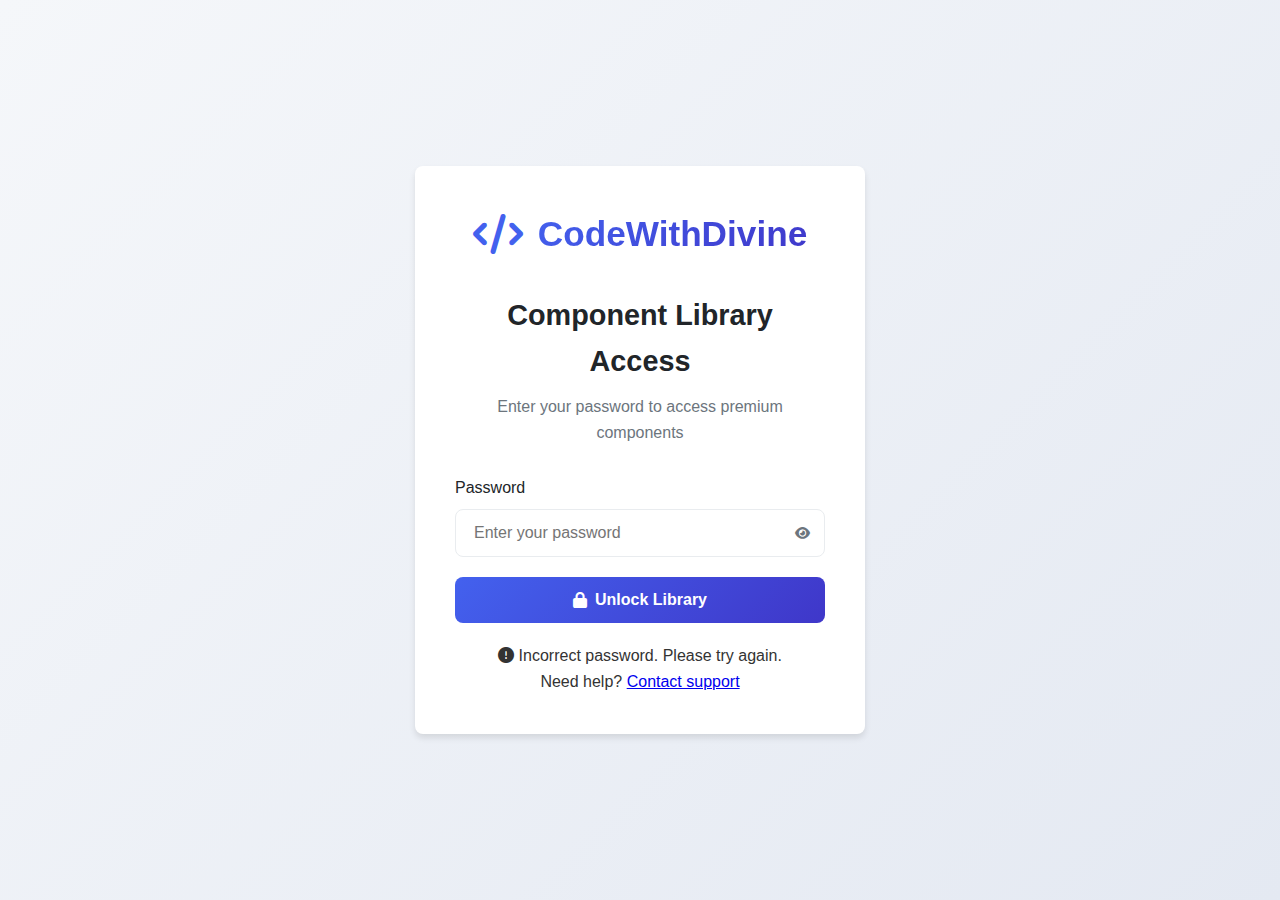
<file: index.html>
<!DOCTYPE html>
<html lang="en">
<head>
    <meta charset="UTF-8">
    <meta name="viewport" content="width=device-width, initial-scale=1.0">
    <title>Admin Component Library</title>
    <link rel="stylesheet" href="https://cdnjs.cloudflare.com/ajax/libs/font-awesome/6.4.0/css/all.min.css">
    <style>
        :root {
            --primary: #4361ee;
            --secondary: #3f37c9;
            --success: #4cc9f0;
            --danger: #f72585;
            --warning: #f8961e;
            --info: #4895ef;
            --light: #f8f9fa;
            --dark: #212529;
            --gray: #6c757d;
            --light-gray: #e9ecef;
            --border-radius: 8px;
            --box-shadow: 0 4px 6px rgba(0, 0, 0, 0.1);
            --transition: all 0.3s ease;
        }

        * {
            margin: 0;
            padding: 0;
            box-sizing: border-box;
            font-family: 'Segoe UI', Tahoma, Geneva, Verdana, sans-serif;
        }

        body {
            background-color: #f5f7fa;
            color: #333;
            line-height: 1.6;
            min-height: 100vh;
            display: flex;
            flex-direction: column;
        }

        .container {
            max-width: 1200px;
            margin: 0 auto;
            padding: 0 20px;
        }

        /* Preview Modal */
        .preview-modal {
            position: fixed;
            top: 0;
            left: 0;
            width: 100%;
            height: 100%;
            background: rgba(0, 0, 0, 0.85);
            display: flex;
            justify-content: center;
            align-items: center;
            z-index: 1000;
            opacity: 0;
            visibility: hidden;
            transition: var(--transition);
        }

        .preview-modal.active {
            opacity: 1;
            visibility: visible;
        }

        .preview-content {
            background: white;
            border-radius: var(--border-radius);
            box-shadow: 0 15px 30px rgba(0, 0, 0, 0.25);
            width: 90%;
            max-width: 1000px;
            max-height: 90vh;
            overflow-y: auto;
            position: relative;
            transform: scale(0.9);
            transition: transform 0.3s ease, opacity 0.3s ease;
        }

        .preview-modal.active .preview-content {
            transform: scale(1);
        }

        .preview-header {
            display: flex;
            justify-content: space-between;
            align-items: center;
            padding: 20px;
            border-bottom: 1px solid var(--light-gray);
            position: sticky;
            top: 0;
            background: white;
            z-index: 10;
        }

        .preview-title {
            display: flex;
            align-items: center;
            gap: 12px;
        }

        .preview-title h3 {
            font-size: 1.5rem;
            color: var(--dark);
        }

        .preview-category {
            padding: 4px 12px;
            border-radius: 20px;
            font-size: 0.85rem;
            font-weight: 600;
        }

        .design { background: rgba(67, 97, 238, 0.1); color: var(--primary); }
        .development { background: rgba(76, 201, 240, 0.1); color: var(--info); }
        .marketing { background: rgba(247, 37, 133, 0.1); color: var(--danger); }

        .close-preview {
            background: none;
            border: none;
            font-size: 1.5rem;
            cursor: pointer;
            color: var(--gray);
            transition: var(--transition);
            width: 40px;
            height: 40px;
            border-radius: 50%;
            display: flex;
            align-items: center;
            justify-content: center;
        }

        .close-preview:hover {
            background: var(--light-gray);
            color: var(--danger);
        }

        .preview-body {
            padding: 30px;
            display: flex;
            flex-direction: column;
            gap: 25px;
        }

        .preview-main {
            display: flex;
            gap: 30px;
        }

        .preview-display {
            flex: 1;
            background: #f9fafb;
            border-radius: var(--border-radius);
            padding: 25px;
            min-height: 400px;
            display: flex;
            align-items: center;
            justify-content: center;
            box-shadow: 0 2px 10px rgba(0, 0, 0, 0.05);
            overflow: hidden;
        }

        #componentFrame {
            width: 100%;
            height: 100%;
            border: none;
            border-radius: 8px;
            background: white;
            box-shadow: 0 4px 8px rgba(0,0,0,0.05);
        }

        .preview-details {
            flex: 1;
        }

        .preview-details h4 {
            margin-bottom: 15px;
            padding-bottom: 10px;
            border-bottom: 1px solid var(--light-gray);
            color: var(--dark);
        }

        .preview-description {
            color: var(--gray);
            margin-bottom: 20px;
            line-height: 1.7;
        }

        .preview-meta {
            display: flex;
            gap: 15px;
            margin-bottom: 25px;
        }

        .preview-meta-item {
            display: flex;
            flex-direction: column;
            gap: 5px;
        }

        .meta-label {
            font-size: 0.85rem;
            color: var(--gray);
        }

        .meta-value {
            font-weight: 600;
            color: var(--dark);
        }

        .preview-tabs {
            display: flex;
            gap: 10px;
            border-bottom: 1px solid var(--light-gray);
            margin-bottom: 20px;
        }

        .tab-btn {
            padding: 10px 20px;
            background: none;
            border: none;
            cursor: pointer;
            font-weight: 500;
            color: var(--gray);
            position: relative;
            transition: var(--transition);
        }

        .tab-btn.active {
            color: var(--primary);
        }

        .tab-btn.active::after {
            content: '';
            position: absolute;
            bottom: -1px;
            left: 0;
            width: 100%;
            height: 3px;
            background: var(--primary);
            border-radius: 3px 3px 0 0;
        }

        .tab-content {
            background: #f9fafb;
            border-radius: var(--border-radius);
            padding: 20px;
            min-height: 200px;
        }

        .code-preview {
            background: #2d2d2d;
            color: #f8f8f2;
            border-radius: var(--border-radius);
            padding: 20px;
            font-family: 'Courier New', monospace;
            font-size: 0.95rem;
            line-height: 1.5;
            overflow-x: auto;
        }

        .preview-footer {
            display: flex;
            justify-content: space-between;
            align-items: center;
            padding: 20px;
            border-top: 1px solid var(--light-gray);
        }

        .preview-actions {
            display: flex;
            gap: 15px;
        }

        /* Auth Container */
        .auth-container {
            display: flex;
            flex-direction: column;
            justify-content: center;
            align-items: center;
            min-height: 100vh;
            padding: 20px;
            background: linear-gradient(135deg, #f5f7fa, #e4e9f2);
        }

        .auth-card {
            background: white;
            border-radius: var(--border-radius);
            box-shadow: var(--box-shadow);
            width: 100%;
            max-width: 450px;
            padding: 40px;
            text-align: center;
            transform: translateY(0);
            transition: transform 0.4s ease, opacity 0.4s ease;
        }

        .auth-logo {
            display: flex;
            justify-content: center;
            align-items: center;
            gap: 15px;
            margin-bottom: 30px;
        }

        .auth-logo i {
            font-size: 2.5rem;
            color: var(--primary);
        }

        .auth-logo h1 {
            font-size: 2.2rem;
            font-weight: 700;
            background: linear-gradient(135deg, var(--primary), var(--secondary));
            -webkit-background-clip: text;
            -webkit-text-fill-color: transparent;
        }

        .auth-header {
            margin-bottom: 30px;
        }

        .auth-header h2 {
            font-size: 1.8rem;
            margin-bottom: 10px;
            color: var(--dark);
        }

        .auth-header p {
            color: var(--gray);
        }

        .auth-form {
            display: flex;
            flex-direction: column;
            gap: 20px;
        }

        .form-group {
            text-align: left;
        }

        .form-group label {
            display: block;
            margin-bottom: 8px;
            font-weight: 500;
            color: var(--dark);
        }

        .form-input {
            width: 100%;
            padding: 14px 18px;
            border: 1px solid var(--light-gray);
            border-radius: var(--border-radius);
            font-size: 1rem;
            transition: var(--transition);
        }

        .form-input:focus {
            outline: none;
            border-color: var(--primary);
            box-shadow: 0 0 0 3px rgba(67, 97, 238, 0.2);
        }

        .password-container {
            position: relative;
        }

        .toggle-password {
            position: absolute;
            right: 15px;
            top: 50%;
            transform: translateY(-50%);
            background: none;
            border: none;
            color: var(--gray);
            cursor: pointer;
        }

        .btn {
            padding: 14px;
            border-radius: var(--border-radius);
            border: none;
            font-weight: 600;
            cursor: pointer;
            transition: var(--transition);
            font-size: 1rem;
            display: inline-flex;
            align-items: center;
            justify-content: center;
            gap: 8px;
        }

        .btn-primary {
            background: linear-gradient(135deg, var(--primary), var(--secondary));
            color: white;
        }

        .btn-primary:hover {
            transform: translateY(-2px);
            box-shadow: 0 6px 12px rgba(67, 97, 238, 0.2);
        }

        .btn-admin {
            background: linear-gradient(135deg, #ff6b6b, #ff8e53);
            color: white;
        }

        .btn-admin:hover {
            background: linear-gradient(135deg, #ff5252, #ff7b38);
            transform: translateY(-2px);
            box-shadow: 0 6px 12px rgba(255, 107, 107, 0.3);
        }

        /* Main Content - Initially Hidden */
        .main-content {
            display: none;
        }

        /* Header Styles */
        .header {
            background: linear-gradient(135deg, var(--primary), var(--secondary));
            color: white;
            padding: 20px 0;
            position: sticky;
            top: 0;
            z-index: 100;
            box-shadow: var(--box-shadow);
        }

        .header-content {
            display: flex;
            justify-content: space-between;
            align-items: center;
        }

        .logo {
            display: flex;
            align-items: center;
            gap: 10px;
            font-size: 1.8rem;
            font-weight: bold;
        }

        .logo i {
            font-size: 2rem;
        }

        .nav-links {
            display: flex;
            gap: 25px;
        }

        .nav-links a {
            color: rgba(255, 255, 255, 0.85);
            text-decoration: none;
            font-weight: 500;
            transition: var(--transition);
            padding: 8px 12px;
            border-radius: var(--border-radius);
        }

        .nav-links a:hover, .nav-links a.active {
            color: white;
            background: rgba(255, 255, 255, 0.15);
        }

        .header-actions {
            display: flex;
            gap: 15px;
            align-items: center;
        }

        .search-bar {
            position: relative;
        }

        .search-bar input {
            padding: 10px 15px 10px 40px;
            border: none;
            border-radius: 30px;
            background: rgba(255, 255, 255, 0.2);
            color: white;
            width: 250px;
            transition: var(--transition);
        }

        .search-bar input:focus {
            outline: none;
            background: rgba(255, 255, 255, 0.3);
            width: 300px;
        }

        .search-bar i {
            position: absolute;
            left: 15px;
            top: 50%;
            transform: translateY(-50%);
            color: rgba(255, 255, 255, 0.7);
        }

        .theme-toggle, .user-profile {
            background: rgba(255, 255, 255, 0.2);
            width: 40px;
            height: 40px;
            border-radius: 50%;
            display: flex;
            align-items: center;
            justify-content: center;
            cursor: pointer;
            transition: var(--transition);
        }

        .theme-toggle:hover, .user-profile:hover {
            background: rgba(255, 255, 255, 0.3);
        }

        /* Hero Section */
        .hero {
            background: linear-gradient(rgba(67, 97, 238, 0.9), rgba(63, 55, 201, 0.9)), url('https://images.unsplash.com/photo-1555066931-4365d14bab8c?ixlib=rb-4.0.3&ixid=M3wxMjA3fDB8MHxwaG90by1wYWdlfHx8fGVufDB8fHx8fA%3D%3D&auto=format&fit=crop&w=2070&q=80');
            background-size: cover;
            background-position: center;
            color: white;
            padding: 80px 0;
            text-align: center;
            margin-bottom: 40px;
        }

        .hero h1 {
            font-size: 3rem;
            margin-bottom: 20px;
            text-shadow: 0 2px 4px rgba(0,0,0,0.3);
        }

        .hero p {
            font-size: 1.2rem;
            max-width: 700px;
            margin: 0 auto 30px;
            opacity: 0.9;
        }

        .cta-buttons {
            display: flex;
            gap: 15px;
            justify-content: center;
        }

        .btn-outline {
            background: transparent;
            color: white;
            border: 2px solid white;
        }

        .btn-outline:hover {
            background: rgba(255, 255, 255, 0.1);
            transform: translateY(-2px);
        }

        /* Filters */
        .filters {
            background: white;
            padding: 20px;
            border-radius: var(--border-radius);
            box-shadow: var(--box-shadow);
            margin-bottom: 30px;
            display: flex;
            flex-wrap: wrap;
            gap: 15px;
        }

        .filter-group {
            display: flex;
            flex-direction: column;
            min-width: 200px;
        }

        .filter-group label {
            margin-bottom: 8px;
            font-weight: 500;
            color: var(--dark);
        }

        .filter-group select, .filter-group input {
            padding: 10px 15px;
            border: 1px solid var(--light-gray);
            border-radius: var(--border-radius);
            background: white;
        }

        .filter-group select:focus, .filter-group input:focus {
            outline: none;
            border-color: var(--primary);
        }

        /* Sort Options */
        .sort-options {
            display: flex;
            align-items: center;
            gap: 10px;
            margin-left: auto;
        }

        .sort-options label {
            font-weight: 500;
            color: var(--dark);
        }

        .sort-options select {
            padding: 10px 15px;
            border: 1px solid var(--light-gray);
            border-radius: var(--border-radius);
            background: white;
        }

        /* Component Grid */
        .section-title {
            display: flex;
            justify-content: space-between;
            align-items: center;
            margin-bottom: 20px;
            padding-bottom: 10px;
            border-bottom: 2px solid var(--light-gray);
        }

        .section-title h2 {
            font-size: 1.8rem;
            color: var(--dark);
        }

        .view-all {
            color: var(--primary);
            text-decoration: none;
            font-weight: 500;
            display: flex;
            align-items: center;
            gap: 5px;
            cursor: pointer;
        }

        .components-grid {
            display: grid;
            grid-template-columns: repeat(auto-fill, minmax(300px, 1fr));
            gap: 25px;
            margin-bottom: 40px;
        }

        .component-card {
            background: white;
            border-radius: var(--border-radius);
            overflow: hidden;
            box-shadow: var(--box-shadow);
            transition: var(--transition);
        }

        .component-card:hover {
            transform: translateY(-5px);
            box-shadow: 0 10px 20px rgba(0,0,0,0.12);
        }

        .component-header {
            padding: 20px;
            border-bottom: 1px solid var(--light-gray);
        }

        .component-header h3 {
            display: flex;
            align-items: center;
            gap: 10px;
            margin-bottom: 10px;
        }

        .component-category {
            display: inline-block;
            padding: 4px 10px;
            border-radius: 20px;
            font-size: 0.8rem;
            font-weight: 600;
            background: var(--light-gray);
        }

        .component-preview {
            padding: 0;
            background: #f9fafb;
            min-height: 200px;
            height: 200px;
            display: flex;
            align-items: center;
            justify-content: center;
            overflow: hidden;
        }

        .component-preview img {
            width: 100%;
            height: 100%;
            object-fit: cover;
            transition: transform 0.3s ease;
        }

        .component-card:hover .component-preview img {
            transform: scale(1.05);
        }

        .component-footer {
            padding: 15px 20px;
            display: flex;
            justify-content: space-between;
            align-items: center;
            background: #f9fafb;
            border-top: 1px solid var(--light-gray);
        }

        .component-actions {
            display: flex;
            gap: 10px;
        }

        .btn-icon {
            width: 36px;
            height: 36px;
            border-radius: 50%;
            display: flex;
            align-items: center;
            justify-content: center;
            background: white;
            border: 1px solid var(--light-gray);
            color: var(--gray);
            cursor: pointer;
            transition: var(--transition);
        }

        .btn-icon:hover {
            background: var(--primary);
            color: white;
            border-color: var(--primary);
        }

        .version-tag {
            background: var(--light);
            padding: 4px 10px;
            border-radius: 20px;
            font-size: 0.85rem;
            font-weight: 500;
            color: var(--gray);
        }

        .version-tag.new {
            background: rgba(76, 201, 240, 0.2);
            color: var(--info);
        }

        /* Stats Section */
        .stats-section {
            margin: 40px 0;
        }

        .stats-grid {
            display: grid;
            grid-template-columns: repeat(auto-fit, minmax(250px, 1fr));
            gap: 20px;
        }

        .stat-card {
            background: white;
            padding: 25px;
            border-radius: var(--border-radius);
            box-shadow: var(--box-shadow);
            display: flex;
            align-items: center;
            gap: 20px;
        }

        .stat-icon {
            width: 60px;
            height: 60px;
            border-radius: 50%;
            display: flex;
            align-items: center;
            justify-content: center;
            font-size: 1.5rem;
        }

        .stat-icon.design { background: rgba(67, 97, 238, 0.1); color: var(--primary); }
        .stat-icon.development { background: rgba(76, 201, 240, 0.1); color: var(--info); }
        .stat-icon.marketing { background: rgba(247, 37, 133, 0.1); color: var(--danger); }

        .stat-info h3 {
            font-size: 1.8rem;
            margin-bottom: 5px;
        }

        .stat-info p {
            color: var(--gray);
        }

        .admin-badge {
            position: absolute;
            top: 20px;
            right: 20px;
            background: linear-gradient(135deg, #ff6b6b, #ff8e53);
            color: white;
            padding: 5px 15px;
            border-radius: 20px;
            font-size: 0.8rem;
            font-weight: 600;
            box-shadow: 0 2px 10px rgba(0,0,0,0.1);
            z-index: 10;
        }

        /* Updated Footer Styles */
        .footer {
            background: linear-gradient(135deg, var(--primary), var(--secondary));
            color: white;
            padding: 70px 0 30px;
            margin-top: 80px;
            position: relative;
            overflow: hidden;
        }
        
        .footer::before {
            content: '';
            position: absolute;
            top: 0;
            left: 0;
            width: 100%;
            height: 100%;
            background: url('https://images.unsplash.com/photo-1555066931-4365d14bab8c?ixlib=rb-4.0.3&ixid=M3wxMjA3fDB8MHxwaG90by1wYWdlfHx8fGVufDB8fHx8fA%3D%3D&auto=format&fit=crop&w=2070&q=80') center/cover no-repeat;
            opacity: 0.1;
        }
        
        .footer-content {
            display: flex;
            flex-direction: column;
            align-items: center;
            position: relative;
            z-index: 2;
            max-width: 1200px;
            margin: 0 auto;
            padding: 0 20px;
        }
        
        .footer-logo {
            display: flex;
            align-items: center;
            gap: 15px;
            margin-bottom: 25px;
        }
        
        .footer-logo i {
            font-size: 2.5rem;
            color: white;
        }
        
        .footer-logo h2 {
            font-size: 2rem;
            font-weight: 700;
            background: linear-gradient(to right, #fff, #f8f9fa);
            -webkit-background-clip: text;
            -webkit-text-fill-color: transparent;
        }
        
        .footer-tagline {
            font-size: 1.1rem;
            max-width: 600px;
            text-align: center;
            margin-bottom: 30px;
            line-height: 1.7;
            opacity: 0.9;
        }
        
        .social-links {
            display: flex;
            gap: 20px;
            margin-bottom: 40px;
        }
        
        .social-links a {
            display: flex;
            align-items: center;
            justify-content: center;
            width: 50px;
            height: 50px;
            border-radius: 50%;
            background: rgba(255, 255, 255, 0.1);
            color: white;
            transition: var(--transition);
            font-size: 1.2rem;
        }
        
        .social-links a:hover {
            background: white;
            color: var(--primary);
            transform: translateY(-5px);
            box-shadow: 0 5px 15px rgba(0,0,0,0.2);
        }
        
        .footer-divider {
            width: 100%;
            height: 1px;
            background: rgba(255, 255, 255, 0.2);
            margin: 20px 0;
        }
        
        .footer-links {
            display: flex;
            flex-wrap: wrap;
            justify-content: center;
            gap: 30px;
            margin-bottom: 30px;
        }
        
        .footer-links a {
            color: rgba(255, 255, 255, 0.85);
            text-decoration: none;
            font-weight: 500;
            transition: var(--transition);
            position: relative;
            padding: 5px 0;
        }
        
        .footer-links a::after {
            content: '';
            position: absolute;
            bottom: 0;
            left: 0;
            width: 0;
            height: 2px;
            background: white;
            transition: width 0.3s ease;
        }
        
        .footer-links a:hover {
            color: white;
        }
        
        .footer-links a:hover::after {
            width: 100%;
        }
        
        .copyright {
            text-align: center;
            color: rgba(255, 255, 255, 0.7);
            font-size: 0.9rem;
            padding-top: 20px;
            border-top: 1px solid rgba(255, 255, 255, 0.1);
            width: 100%;
        }
        
        .back-to-top {
            position: absolute;
            right: 30px;
            top: -25px;
            width: 50px;
            height: 50px;
            background: white;
            border-radius: 50%;
            display: flex;
            align-items: center;
            justify-content: center;
            color: var(--primary);
            font-size: 1.2rem;
            box-shadow: 0 5px 15px rgba(0,0,0,0.2);
            cursor: pointer;
            transition: var(--transition);
            z-index: 10;
        }
        
        .back-to-top:hover {
            transform: translateY(-5px);
            background: var(--primary);
            color: white;
        }
        
        /* Responsive */
        @media (max-width: 992px) {
            .header-content {
                flex-direction: column;
                gap: 20px;
            }
            
            .nav-links {
                flex-wrap: wrap;
                justify-content: center;
            }
            
            .search-bar input {
                width: 200px;
            }
            
            .preview-main {
                flex-direction: column;
            }

            .filters {
                flex-direction: column;
            }

            .sort-options {
                margin-left: 0;
                margin-top: 15px;
            }
        }

        @media (max-width: 768px) {
            .hero h1 {
                font-size: 2.2rem;
            }
            
            .cta-buttons {
                flex-direction: column;
                align-items: center;
            }
            
            .filters {
                flex-direction: column;
            }
            
            .auth-card {
                padding: 30px 20px;
            }
            
            .preview-content {
                padding: 15px;
            }
            
            /* Responsive footer */
            .footer-links {
                gap: 20px;
                flex-direction: column;
                align-items: center;
            }
            
            .social-links {
                gap: 15px;
            }
            
            .social-links a {
                width: 45px;
                height: 45px;
            }
            
            .footer-tagline {
                font-size: 1rem;
            }
            
            .back-to-top {
                right: 20px;
                top: -20px;
                width: 40px;
                height: 40px;
            }
        }
        
        /* Toast notification */
        .toast {
            position: fixed;
            bottom: 20px;
            right: 20px;
            background: var(--primary);
            color: white;
            padding: 15px 25px;
            border-radius: var(--border-radius);
            box-shadow: 0 5px 15px rgba(0,0,0,0.2);
            z-index: 2000;
            display: flex;
            align-items: center;
            gap: 10px;
            transform: translateY(100px);
            opacity: 0;
            transition: all 0.3s ease;
        }
        
        .toast.show {
            transform: translateY(0);
            opacity: 1;
        }
        
        .toast i {
            font-size: 1.2rem;
        }
        
        /* Add Component Modal */
        .add-component-modal {
            position: fixed;
            top: 0;
            left: 0;
            width: 100%;
            height: 100%;
            background: rgba(0, 0, 0, 0.85);
            display: flex;
            justify-content: center;
            align-items: center;
            z-index: 1000;
            opacity: 0;
            visibility: hidden;
            transition: var(--transition);
        }
        
        .add-component-modal.active {
            opacity: 1;
            visibility: visible;
        }
        
        .add-component-content {
            background: white;
            border-radius: var(--border-radius);
            box-shadow: 0 15px 30px rgba(0, 0, 0, 0.25);
            width: 90%;
            max-width: 600px;
            max-height: 90vh;
            overflow-y: auto;
            position: relative;
            transform: scale(0.9);
            transition: transform 0.3s ease, opacity 0.3s ease;
            padding: 30px;
        }
        
        .add-component-modal.active .add-component-content {
            transform: scale(1);
        }
        
        .add-component-header {
            display: flex;
            justify-content: space-between;
            align-items: center;
            padding-bottom: 20px;
            border-bottom: 1px solid var(--light-gray);
            margin-bottom: 25px;
        }
        
        .add-component-header h2 {
            font-size: 1.8rem;
            color: var(--dark);
        }
        
        .close-add-component {
            background: none;
            border: none;
            font-size: 1.5rem;
            cursor: pointer;
            color: var(--gray);
            transition: var(--transition);
            width: 40px;
            height: 40px;
            border-radius: 50%;
            display: flex;
            align-items: center;
            justify-content: center;
        }
        
        .close-add-component:hover {
            background: var(--light-gray);
            color: var(--danger);
        }
        
        .add-component-form {
            display: flex;
            flex-direction: column;
            gap: 20px;
        }

        /* Empty state */
        .empty-state {
            grid-column: 1 / -1;
            text-align: center;
            padding: 40px;
            background: white;
            border-radius: var(--border-radius);
            box-shadow: var(--box-shadow);
        }

        .empty-state i {
            font-size: 3rem;
            color: var(--gray);
            margin-bottom: 20px;
        }

        .empty-state h3 {
            font-size: 1.5rem;
            color: var(--dark);
            margin-bottom: 10px;
        }

        .empty-state p {
            color: var(--gray);
            max-width: 500px;
            margin: 0 auto 20px;
        }

        .reset-filters {
            background: var(--primary);
            color: white;
            border: none;
            padding: 10px 20px;
            border-radius: var(--border-radius);
            cursor: pointer;
            font-weight: 500;
            transition: var(--transition);
        }

        .reset-filters:hover {
            background: var(--secondary);
        }
    </style>
</head>
<body>
    <!-- Authentication Section -->
    <section class="auth-container" id="authSection">
        <div class="auth-card">
            <div class="auth-logo">
                <i class="fas fa-code"></i>
                <h1>CodeWithDivine</h1>
            </div>
            
            <div class="auth-header">
                <h2>Component Library Access</h2>
                <p>Enter your password to access premium components</p>
            </div>
            
            <form class="auth-form" id="loginForm">
                <div class="form-group">
                    <label for="password">Password</label>
                    <div class="password-container">
                        <input type="password" id="password" class="form-input" placeholder="Enter your password" required>
                        <button type="button" class="toggle-password" id="togglePassword">
                            <i class="fas fa-eye"></i>
                        </button>
                    </div>
                </div>
                
                <button type="submit" class="btn btn-primary" id="loginBtn">
                    <i class="fas fa-lock"></i> Unlock Library
                </button>
                
                <div class="error-message" id="errorMessage">
                    <i class="fas fa-exclamation-circle"></i> Incorrect password. Please try again.
                </div>
            </form>
            
            <div class="auth-footer">
                <p>Need help? <a href="mailto:support@codewithdivine.com">Contact support</a></p>
            </div>
        </div>
    </section>

    <!-- Main Content - Initially Hidden -->
    <div class="main-content" id="mainContent">
        <!-- Admin badge (only shown to admin) -->
        <div class="admin-badge" id="adminBadge">
            <i class="fas fa-crown"></i> Admin Mode
        </div>
        
        <!-- Header -->
        <header class="header">
            <div class="container header-content">
                <div class="logo">
                    <i class="fas fa-code"></i>
                    <span>CodeWithDivine</span>
                </div>
                
                <div class="nav-links">
                    <a href="#" class="active">Components</a>
                    <a href="#">Tutorials</a>
                    <a href="#">Resources</a>
                    <a href="#">Community</a>
                </div>
                
                <div class="header-actions">
                    <div class="search-bar">
                        <i class="fas fa-search"></i>
                        <input type="text" placeholder="Search components..." id="globalSearch">
                    </div>
                    
                    <div class="theme-toggle" id="themeToggle">
                        <i class="fas fa-moon"></i>
                    </div>
                    
                    <div class="user-profile">
                        <i class="fas fa-user"></i>
                    </div>
                </div>
            </div>
        </header>

        <!-- Hero Section -->
        <section class="hero">
            <div class="container">
                <h1>Component Library for Developers</h1>
                <p>Access hundreds of professionally designed, responsive components with clean HTML, CSS, and JavaScript code. Weekly updates with new components and improvements.</p>
                <div class="cta-buttons">
                    <button class="btn btn-primary">
                        <i class="fas fa-gem"></i> Become a Patron
                    </button>
                    <button class="btn btn-outline">
                        <i class="fas fa-eye"></i> View Components
                    </button>
                </div>
            </div>
        </section>

        <!-- Main Content -->
        <main class="container">
            <!-- Filters -->
            <div class="filters">
                <div class="filter-group">
                    <label for="category">Category</label>
                    <select id="category">
                        <option value="all">All Categories</option>
                        <option value="design">UI Design</option>
                        <option value="development">Development</option>
                        <option value="marketing">Marketing</option>
                    </select>
                </div>
                
                <div class="filter-group">
                    <label for="tech">Technology</label>
                    <select id="tech">
                        <option value="all">All Technologies</option>
                        <option value="html">HTML/CSS</option>
                        <option value="js">JavaScript</option>
                        <option value="react">React</option>
                        <option value="vue">Vue.js</option>
                    </select>
                </div>
                
                <div class="filter-group">
                    <label for="date">Date Added</label>
                    <select id="date">
                        <option value="all">All Time</option>
                        <option value="week">This Week</option>
                        <option value="month">This Month</option>
                    </select>
                </div>
                
                <div class="filter-group">
                    <label for="search">Search</label>
                    <input type="text" id="search" placeholder="Component name...">
                </div>

                <!-- Sort Options -->
                <div class="sort-options">
                    <label for="sort">Sort By:</label>
                    <select id="sort">
                        <option value="newest">Newest First</option>
                        <option value="oldest">Oldest First</option>
                        <option value="popular">Most Popular</option>
                        <option value="name">Name (A-Z)</option>
                    </select>
                </div>
            </div>

            <!-- New Components Section -->
            <section class="new-components">
                <div class="section-title">
                    <h2>New This Week</h2>
                    <a href="#" class="view-all" id="viewAllNew">
                        View All <i class="fas fa-arrow-right"></i>
                    </a>
                </div>
                
                <div class="components-grid" id="newComponentsGrid">
                    <!-- Component 1 -->
                    <div class="component-card" data-category="design" data-tech="html" data-date="week">
                        <div class="component-header">
                            <h3><i class="fas fa-chart-pie"></i> Analytics Dashboard</h3>
                            <span class="component-category design">UI Design</span>
                        </div>
                        <div class="component-preview">
                           <img src="components/analytics-dashboard/preview.png" alt="Analytics Dashboard">

                        </div>
                        <div class="component-footer">
                            <div class="version-tag new">v1.0 - New!</div>
                            <div class="component-actions">
                                <a href="components/analytics-dashboard/index.html" target="_blank" rel="noopener noreferrer"> <button class="btn-icon preview-btn">
                                    <i class="fas fa-eye"></i>
                                </button></a>
                                <a href="components/analytics-dashboard/analytics-dashboard.zip"> <button class="btn-icon download-btn" >
                                    <i class="fas fa-download"></i>
                                </button></a>
                            </div>
                        </div>
                    </div>
                    
                    <!-- Component 2 -->
                    <div class="component-card" data-category="development" data-tech="html" data-date="week">
                        <div class="component-header">
                            <h3><i class="fas fa-shopping-cart"></i> Login Form1</h3>
                            <span class="component-category development">Development</span>
                        </div>
                        <div class="component-preview">
                           <img src="components/login-form1/preview.png" alt="Login Form 1">
                        </div>
                        <div class="component-footer">
                            <div class="version-tag new">v1.0 - New!</div>
                            <div class="component-actions">
                                <a href="components/login-form1/index.html" target="_blank" rel="noopener noreferrer"> <button class="btn-icon preview-btn" >
                                    <i class="fas fa-eye"></i>
                                </button></a>
                                <a href="components/login-form1/login-form1.zip">  <button class="btn-icon download-btn" >
                                    <i class="fas fa-download"></i>
                                </button></a>
                            </div>
                        </div>
                    </div>
                    
                    <!-- Component 3 -->
                    <div class="component-card" data-category="development" data-tech="html" data-date="week">
                        <div class="component-header">
                            <h3><i class="fas fa-envelope"></i> Contact Form</h3>
                            <span class="component-category development">Development</span>
                        </div>
                        <div class="component-preview">
                            <img src="components/contact-form1/preview.png" alt="Contact Form 1">
                        </div>
                        <div class="component-footer">
                            <div class="version-tag new">v1.0 - New!</div>
                            <div class="component-actions">
                                <a href="components/contact-form1/index.html" target="_blank" rel="noopener noreferrer"> <button class="btn-icon preview-btn" >
                                    <i class="fas fa-eye"></i>
                                </button></a>
                                <a href="components/contact-form1/contact-form1.zip">  <button class="btn-icon download-btn" >
                                    <i class="fas fa-download"></i>
                                </button></a>
                            </div>
                        </div>
                    </div>
                </div>
            </section>

            <!-- Popular Components Section -->
            <section class="popular-components">
                <div class="section-title">
                    <h2>Most Popular Components</h2>
                    <a href="#" class="view-all" id="viewAllPopular">
                        View All <i class="fas fa-arrow-right"></i>
                    </a>
                </div>
                
                <div class="components-grid" id="popularComponentsGrid">
                    <!-- Component 1 -->
                    <div class="component-card" data-category="design" data-tech="html" data-date="month">
                        <div class="component-header">
                            <h3><i class="fas fa-columns"></i> Analytics Dashboard</h3>
                            <span class="component-category design">UI Design</span>
                        </div>
                        <div class="component-preview">
                            <img src="components/analytics-dashboard/preview.png" alt="Analytics Dashboard">
                        </div>
                        <div class="component-footer">
                            <div class="version-tag">v1.0 - New!</div>
                            <div class="component-actions">
                                <a href="components/analytics-dashboard/index.html" target="_blank" rel="noopener noreferrer"> <button class="btn-icon preview-btn">
                                    <i class="fas fa-eye"></i>
                                </button></a>
                                <a href="components/analytics-dashboard/analytics-dashboard.zip"> <button class="btn-icon download-btn" >
                                    <i class="fas fa-download"></i>
                                </button></a>
                            </div>
                        </div>
                    </div>
                    
                    <!-- Component 2 -->
                    <div class="component-card" data-category="development" data-tech="js" data-date="month">
                        <div class="component-header">
                            <h3><i class="fas fa-user-friends"></i> Login Form1</h3>
                            <span class="component-category development">Development</span>
                        </div>
                        <div class="component-preview">
                            <img src="components/login-form1/preview.png" alt="Login Form1">
                        </div>
                        <div class="component-footer">
                            <div class="version-tag">v1.0 - New!</div>
                            <div class="component-actions">
                                <a href="components/login-form1/index.html" target="_blank" rel="noopener noreferrer"> <button class="btn-icon preview-btn" >
                                    <i class="fas fa-eye"></i>
                                </button></a>
                                <a href="components/login-form1/login-form1.zip">  <button class="btn-icon download-btn" >
                                    <i class="fas fa-download"></i>
                                </button></a>
                            </div>
                        </div>
                    </div>
                    
                    <!-- Component 3 -->
                    <div class="component-card" data-category="marketing" data-tech="js" data-date="month">
                        <div class="component-header">
                            <h3><i class="fas fa-chart-line"></i> Contact Form</h3>
                            <span class="component-category marketing">Development</span>
                        </div>
                        <div class="component-preview">
                            <img src="components/contact-form1/preview.png" alt="Contact Form 1">
                        </div>
                        <div class="component-footer">
                            <div class="version-tag">v1.0 - New!</div>
                            <div class="component-actions">
                                <a href="components/contact-form1/index.html" target="_blank" rel="noopener noreferrer"> <button class="btn-icon preview-btn" >
                                    <i class="fas fa-eye"></i>
                                </button></a>
                                <a href="components/contact-form1/contact-form1.zip">  <button class="btn-icon download-btn" >
                                    <i class="fas fa-download"></i>
                                </button></a>
                            </div>
                        </div>
                    </div>

                    <!-- Additional Components for Filtering Demo 
                    <div class="component-card" data-category="design" data-tech="react" data-date="week">
                        <div class="component-header">
                            <h3><i class="fas fa-calendar"></i> Calendar Widget</h3>
                            <span class="component-category design">UI Design</span>
                        </div>
                        <div class="component-preview">
                            <img src="https://images.unsplash.com/photo-1587560699334-bea93391dcef?ixlib=rb-4.0.3&ixid=M3wxMjA3fDB8MHxwaG90by1wYWdlfHx8fGVufDB8fHx8fA%3D%3D&auto=format&fit=crop&w=1170&q=80" alt="Calendar Widget">
                        </div>
                        <div class="component-footer">
                            <div class="version-tag new">v1.1 - New!</div>
                            <div class="component-actions">
                                <button class="btn-icon preview-btn">
                                    <i class="fas fa-eye"></i>
                                </button>
                                <button class="btn-icon download-btn">
                                    <i class="fas fa-download"></i>
                                </button>
                            </div>
                        </div>
                    </div>
                    
                    <div class="component-card" data-category="marketing" data-tech="vue" data-date="month">
                        <div class="component-header">
                            <h3><i class="fas fa-bullhorn"></i> Marketing Banner</h3>
                            <span class="component-category marketing">Marketing</span>
                        </div>
                        <div class="component-preview">
                            <img src="https://images.unsplash.com/photo-1579389083078-4e7018379f7e?ixlib=rb-4.0.3&ixid=M3wxMjA3fDB8MHxwaG90by1wYWdlfHx8fGVufDB8fHx8fA%3D%3D&auto=format&fit=crop&w=1170&q=80" alt="Marketing Banner">
                        </div>
                        <div class="component-footer">
                            <div class="version-tag">v2.0</div>
                            <div class="component-actions">
                                <button class="btn-icon preview-btn">
                                    <i class="fas fa-eye"></i>
                                </button>
                                <button class="btn-icon download-btn">
                                    <i class="fas fa-download"></i>
                                </button>
                            </div>
                        </div>
                    </div>
                    
                    <div class="component-card" data-category="development" data-tech="js" data-date="week">
                        <div class="component-header">
                            <h3><i class="fas fa-shopping-bag"></i> E-commerce Cart</h3>
                            <span class="component-category development">Development</span>
                        </div>
                        <div class="component-preview">
                            <img src="https://images.unsplash.com/photo-1552664730-d307ca884978?ixlib=rb-4.0.3&ixid=M3wxMjA3fDB8MHxwaG90by1wYWdlfHx8fGVufDB8fHx8fA%3D%3D&auto=format&fit=crop&w=1170&q=80" alt="E-commerce Cart">
                        </div>
                        <div class="component-footer">
                            <div class="version-tag new">v1.5 - New!</div>
                            <div class="component-actions">
                                <button class="btn-icon preview-btn">
                                    <i class="fas fa-eye"></i>
                                </button>
                                <button class="btn-icon download-btn">
                                    <i class="fas fa-download"></i>
                                </button>
                            </div>
                        </div>
                    </div>
                </div>
            </section>
              -->

            <!-- Stats Section -->
            <section class="stats-section">
            <div class="section-title">
                <h2>Library Statistics</h2>
            </div>
            
            <div class="stats-grid">
                <div class="stat-card">
                    <div class="stat-icon design">
                        <i class="fas fa-palette"></i>
                    </div>
                    <div class="stat-info">
                        <h3>142</h3>
                        <p>UI Components</p>
                    </div>
                </div>
                
                <div class="stat-card">
                    <div class="stat-icon development">
                        <i class="fas fa-code"></i>
                    </div>
                    <div class="stat-info">
                        <h3>89</h3>
                        <p>JS Components</p>
                    </div>
                </div>
                
                <div class="stat-card">
                    <div class="stat-icon marketing">
                        <i class="fas fa-rocket"></i>
                    </div>
                    <div class="stat-info">
                        <h3>56</h3>
                        <p>Marketing Templates</p>
                    </div>
                </div>
                
                <div class="stat-card">
                    <div class="stat-icon design">
                        <i class="fas fa-sync-alt"></i>
                    </div>
                    <div class="stat-info">
                        <h3>Weekly</h3>
                        <p>New Components</p>
                    </div>
                </div>
            </div>
        </section>
        </main>

        <!-- Updated Footer -->
        <footer class="footer">
            <div class="footer-content">
                <a class="back-to-top" id="backToTop">
                    <i class="fas fa-arrow-up"></i>
                </a>
                
                <div class="footer-logo">
                    <i class="fas fa-code"></i>
                    <h2>CodeWithDivine</h2>
                </div>
                
                <p class="footer-tagline">
                    Creating beautiful, functional components for developers and designers. 
                    Join our community and elevate your projects with premium UI elements.
                </p>
                
                <div class="social-links">
                    <a href="#" aria-label="Twitter">
                        <i class="fab fa-twitter"></i>
                    </a>
                    <a href="#" aria-label="GitHub">
                        <i class="fab fa-github"></i>
                    </a>
                    <a href="#" aria-label="Discord">
                        <i class="fab fa-discord"></i>
                    </a>
                    <a href="#" aria-label="Patreon">
                        <i class="fab fa-patreon"></i>
                    </a>
                </div>
                
                <div class="footer-divider"></div>
                
                <div class="footer-links">
                    <a href="#">Components</a>
                    <a href="#">Tutorials</a>
                    <a href="#">Resources</a>
                    <a href="#">Community</a>
                    <a href="#">Documentation</a>
                    <a href="#">License</a>
                    <a href="#">Privacy Policy</a>
                    <a href="#">Terms of Service</a>
                </div>
                
                <div class="copyright">
                    <p>&copy; 2025 CodeWithDivine Component Library. All rights reserved.</p>
                </div>
            </div>
        </footer>
    </div>

    <script>
        document.addEventListener('DOMContentLoaded', function() {
            // Set passwords
            const USER_PASSWORD = "UserAccess2025";
            const ADMIN_PASSWORD = "DivineAdmin2025";
            
            const authSection = document.getElementById('authSection');
            const mainContent = document.getElementById('mainContent');
            const loginForm = document.getElementById('loginForm');
            const passwordInput = document.getElementById('password');
            const togglePassword = document.getElementById('togglePassword');
            const errorMessage = document.getElementById('errorMessage');
            
            // Admin elements
            const adminBadge = document.getElementById('adminBadge');
            
            // Filter elements
            const categoryFilter = document.getElementById('category');
            const techFilter = document.getElementById('tech');
            const dateFilter = document.getElementById('date');
            const searchInput = document.getElementById('search');
            const sortSelect = document.getElementById('sort');
            const globalSearch = document.getElementById('globalSearch');
            
            // Grid elements
            const newGrid = document.getElementById('newComponentsGrid');
            const popularGrid = document.getElementById('popularComponentsGrid');
            
            // All components
            let allComponents = [];
            
            // Admin state
            let isAdmin = false;
            
            // Check if user is already authenticated
            const isAuthenticated = localStorage.getItem('isAuthenticated');
            const savedIsAdmin = localStorage.getItem('isAdmin');
            
            if (isAuthenticated === 'true') {
                authSection.style.display = 'none';
                mainContent.style.display = 'block';
                
                // Check if admin
                if (savedIsAdmin === 'true') {
                    isAdmin = true;
                    adminBadge.style.display = 'block';
                } else {
                    adminBadge.style.display = 'none';
                }
            }
            
            // Toggle password visibility
            togglePassword.addEventListener('click', function() {
                const type = passwordInput.getAttribute('type') === 'password' ? 'text' : 'password';
                passwordInput.setAttribute('type', type);
                this.innerHTML = type === 'password' ? '<i class="fas fa-eye"></i>' : '<i class="fas fa-eye-slash"></i>';
            });
            
            // Handle form submission
            loginForm.addEventListener('submit', function(e) {
                e.preventDefault();
                
                const enteredPassword = passwordInput.value.trim();
                
                if (enteredPassword === USER_PASSWORD || enteredPassword === ADMIN_PASSWORD) {
                    // Correct password - show main content
                    localStorage.setItem('isAuthenticated', 'true');
                    
                    // Set admin flag if admin password used
                    if (enteredPassword === ADMIN_PASSWORD) {
                        localStorage.setItem('isAdmin', 'true');
                        isAdmin = true;
                    }
                    
                    // Hide auth section with animation
                    authSection.querySelector('.auth-card').style.transform = 'translateY(-20px)';
                    authSection.querySelector('.auth-card').style.opacity = '0';
                    
                    setTimeout(() => {
                        authSection.style.display = 'none';
                        mainContent.style.display = 'block';
                        mainContent.style.animation = 'fadeIn 0.5s ease';
                        
                        // Show admin controls if admin
                        if (isAdmin) {
                            adminBadge.style.display = 'block';
                        }
                    }, 400);
                } else {
                    // Incorrect password - show error
                    errorMessage.style.display = 'block';
                    passwordInput.focus();
                    
                    // Shake animation for error
                    loginForm.style.animation = 'shake 0.5s';
                    setTimeout(() => {
                        loginForm.style.animation = '';
                    }, 500);
                }
            });
            
            // Theme Toggle
            const themeToggle = document.getElementById('themeToggle');
            if(themeToggle) {
                themeToggle.addEventListener('click', () => {
                    document.body.classList.toggle('dark-theme');
                    const icon = themeToggle.querySelector('i');
                    
                    if (document.body.classList.contains('dark-theme')) {
                        icon.classList.remove('fa-moon');
                        icon.classList.add('fa-sun');
                        document.documentElement.style.setProperty('--primary', '#4cc9f0');
                        document.documentElement.style.setProperty('--secondary', '#4895ef');
                        document.documentElement.style.setProperty('--dark', '#f8f9fa');
                        document.documentElement.style.setProperty('--light', '#212529');
                        document.body.style.backgroundColor = '#121212';
                        document.body.style.color = '#e0e0e0';
                    } else {
                        icon.classList.remove('fa-sun');
                        icon.classList.add('fa-moon');
                        document.documentElement.style.setProperty('--primary', '#4361ee');
                        document.documentElement.style.setProperty('--secondary', '#3f37c9');
                        document.documentElement.style.setProperty('--dark', '#212529');
                        document.documentElement.style.setProperty('--light', '#f8f9fa');
                        document.body.style.backgroundColor = '#f5f7fa';
                        document.body.style.color = '#333';
                    }
                });
            }
            
            // Back to top functionality
            const backToTop = document.getElementById('backToTop');
            
            if (backToTop) {
                backToTop.addEventListener('click', () => {
                    window.scrollTo({
                        top: 0,
                        behavior: 'smooth'
                    });
                });
                
                // Show/hide button based on scroll position
                window.addEventListener('scroll', () => {
                    if (window.pageYOffset > 300) {
                        backToTop.style.opacity = '1';
                        backToTop.style.visibility = 'visible';
                    } else {
                        backToTop.style.opacity = '0';
                        backToTop.style.visibility = 'hidden';
                    }
                });
                
                // Initialize state
                backToTop.style.opacity = '0';
                backToTop.style.visibility = 'hidden';
            }
            
            // ======================================
            // Fixed Filtering and Sorting Functionality
            // ======================================
            
            // Initialize components
            function initComponents() {
                allComponents = [
                    ...newGrid.querySelectorAll('.component-card'),
                    ...popularGrid.querySelectorAll('.component-card')
                ];
                
                // Store original section information
                allComponents.forEach(comp => {
                    comp.dataset.originalSection = comp.parentElement.id;
                });
            }
            
            // Filter and sort components
            function filterAndSortComponents() {
                const category = categoryFilter.value;
                const tech = techFilter.value;
                const date = dateFilter.value;
                const searchTerm = searchInput.value.toLowerCase();
                const globalSearchTerm = globalSearch.value.toLowerCase();
                const sortOption = sortSelect.value;
                
                // Combine search terms
                const combinedSearch = globalSearchTerm || searchTerm;
                
                // Filter components
                const filteredComponents = allComponents.filter(component => {
                    const compCategory = component.dataset.category;
                    const compTech = component.dataset.tech;
                    const compDate = component.dataset.date;
                    const compName = component.querySelector('.component-header h3').textContent.toLowerCase();
                    
                    // Check category filter
                    if (category !== 'all' && compCategory !== category) {
                        return false;
                    }
                    
                    // Check tech filter
                    if (tech !== 'all' && compTech !== tech) {
                        return false;
                    }
                    
                    // Check date filter
                    if (date !== 'all' && compDate !== date) {
                        return false;
                    }
                    
                    // Check search term
                    if (combinedSearch && !compName.includes(combinedSearch)) {
                        return false;
                    }
                    
                    return true;
                });
                
                // Sort components
                switch(sortOption) {
                    case 'newest':
                        // Newest based on date added and version
                        filteredComponents.sort((a, b) => {
                            const dateCompare = b.dataset.date.localeCompare(a.dataset.date);
                            if (dateCompare !== 0) return dateCompare;
                            
                            const versionA = a.querySelector('.version-tag').textContent;
                            const versionB = b.querySelector('.version-tag').textContent;
                            return versionB.localeCompare(versionA);
                        });
                        break;
                    case 'oldest':
                        // Oldest based on date added and version
                        filteredComponents.sort((a, b) => {
                            const dateCompare = a.dataset.date.localeCompare(b.dataset.date);
                            if (dateCompare !== 0) return dateCompare;
                            
                            const versionA = a.querySelector('.version-tag').textContent;
                            const versionB = b.querySelector('.version-tag').textContent;
                            return versionA.localeCompare(versionB);
                        });
                        break;
                    case 'popular':
                        // Sort by section (popular first)
                        filteredComponents.sort((a, b) => {
                            const aIsPopular = a.dataset.originalSection === 'popularComponentsGrid' ? 1 : 0;
                            const bIsPopular = b.dataset.originalSection === 'popularComponentsGrid' ? 1 : 0;
                            return bIsPopular - aIsPopular;
                        });
                        break;
                    case 'name':
                        filteredComponents.sort((a, b) => {
                            const nameA = a.querySelector('.component-header h3').textContent.toLowerCase();
                            const nameB = b.querySelector('.component-header h3').textContent.toLowerCase();
                            return nameA.localeCompare(nameB);
                        });
                        break;
                }
                
                // Clear grids
                newGrid.innerHTML = '';
                popularGrid.innerHTML = '';
                
                // Show both sections initially
                document.querySelector('.new-components').style.display = 'block';
                document.querySelector('.popular-components').style.display = 'block';
                
                // Handle empty state
                if (filteredComponents.length === 0) {
                    const emptyState = document.createElement('div');
                    emptyState.className = 'empty-state';
                    emptyState.innerHTML = `
                        <i class="fas fa-search"></i>
                        <h3>No components found</h3>
                        <p>Try adjusting your filters or search terms to find what you're looking for.</p>
                        <button class="reset-filters" id="resetFilters">Reset All Filters</button>
                    `;
                    newGrid.appendChild(emptyState);
                    document.querySelector('.popular-components').style.display = 'none';
                    
                    // Add reset functionality
                    document.getElementById('resetFilters').addEventListener('click', resetFilters);
                    return;
                }
                
                // Group components into their original sections
                const newComponents = [];
                const popularComponents = [];
                
                filteredComponents.forEach(component => {
                    if (component.dataset.originalSection === 'newComponentsGrid') {
                        newComponents.push(component);
                    } else {
                        popularComponents.push(component);
                    }
                });
                
                // Add components to grids
                if (newComponents.length > 0) {
                    newComponents.forEach(component => {
                        newGrid.appendChild(component);
                    });
                } else {
                    document.querySelector('.new-components').style.display = 'none';
                }
                
                if (popularComponents.length > 0) {
                    popularComponents.forEach(component => {
                        popularGrid.appendChild(component);
                    });
                } else {
                    document.querySelector('.popular-components').style.display = 'none';
                }
            }
            
            // Reset all filters
            function resetFilters() {
                categoryFilter.value = 'all';
                techFilter.value = 'all';
                dateFilter.value = 'all';
                searchInput.value = '';
                globalSearch.value = '';
                sortSelect.value = 'newest';
                filterAndSortComponents();
            }
            
            // Set up event listeners for filters
            categoryFilter.addEventListener('change', filterAndSortComponents);
            techFilter.addEventListener('change', filterAndSortComponents);
            dateFilter.addEventListener('change', filterAndSortComponents);
            searchInput.addEventListener('input', filterAndSortComponents);
            globalSearch.addEventListener('input', filterAndSortComponents);
            sortSelect.addEventListener('change', filterAndSortComponents);
            
            // Initialize components and filters
            initComponents();
            filterAndSortComponents(); // Apply initial filtering
            
            // Add animations to the page
            const style = document.createElement('style');
            style.innerHTML = `
                @keyframes fadeIn {
                    from { opacity: 0; transform: translateY(20px); }
                    to { opacity: 1; transform: translateY(0); }
                }
                
                @keyframes shake {
                    0%, 100% { transform: translateX(0); }
                    20%, 60% { transform: translateX(-10px); }
                    40%, 80% { transform: translateX(10px); }
                }
                
                .auth-card {
                    animation: fadeIn 0.6s ease;
                }
                
                .component-card {
                    animation: fadeIn 0.4s ease;
                }
            `;
            document.head.appendChild(style);
        });
    </script>
</body>
</html>
</file>
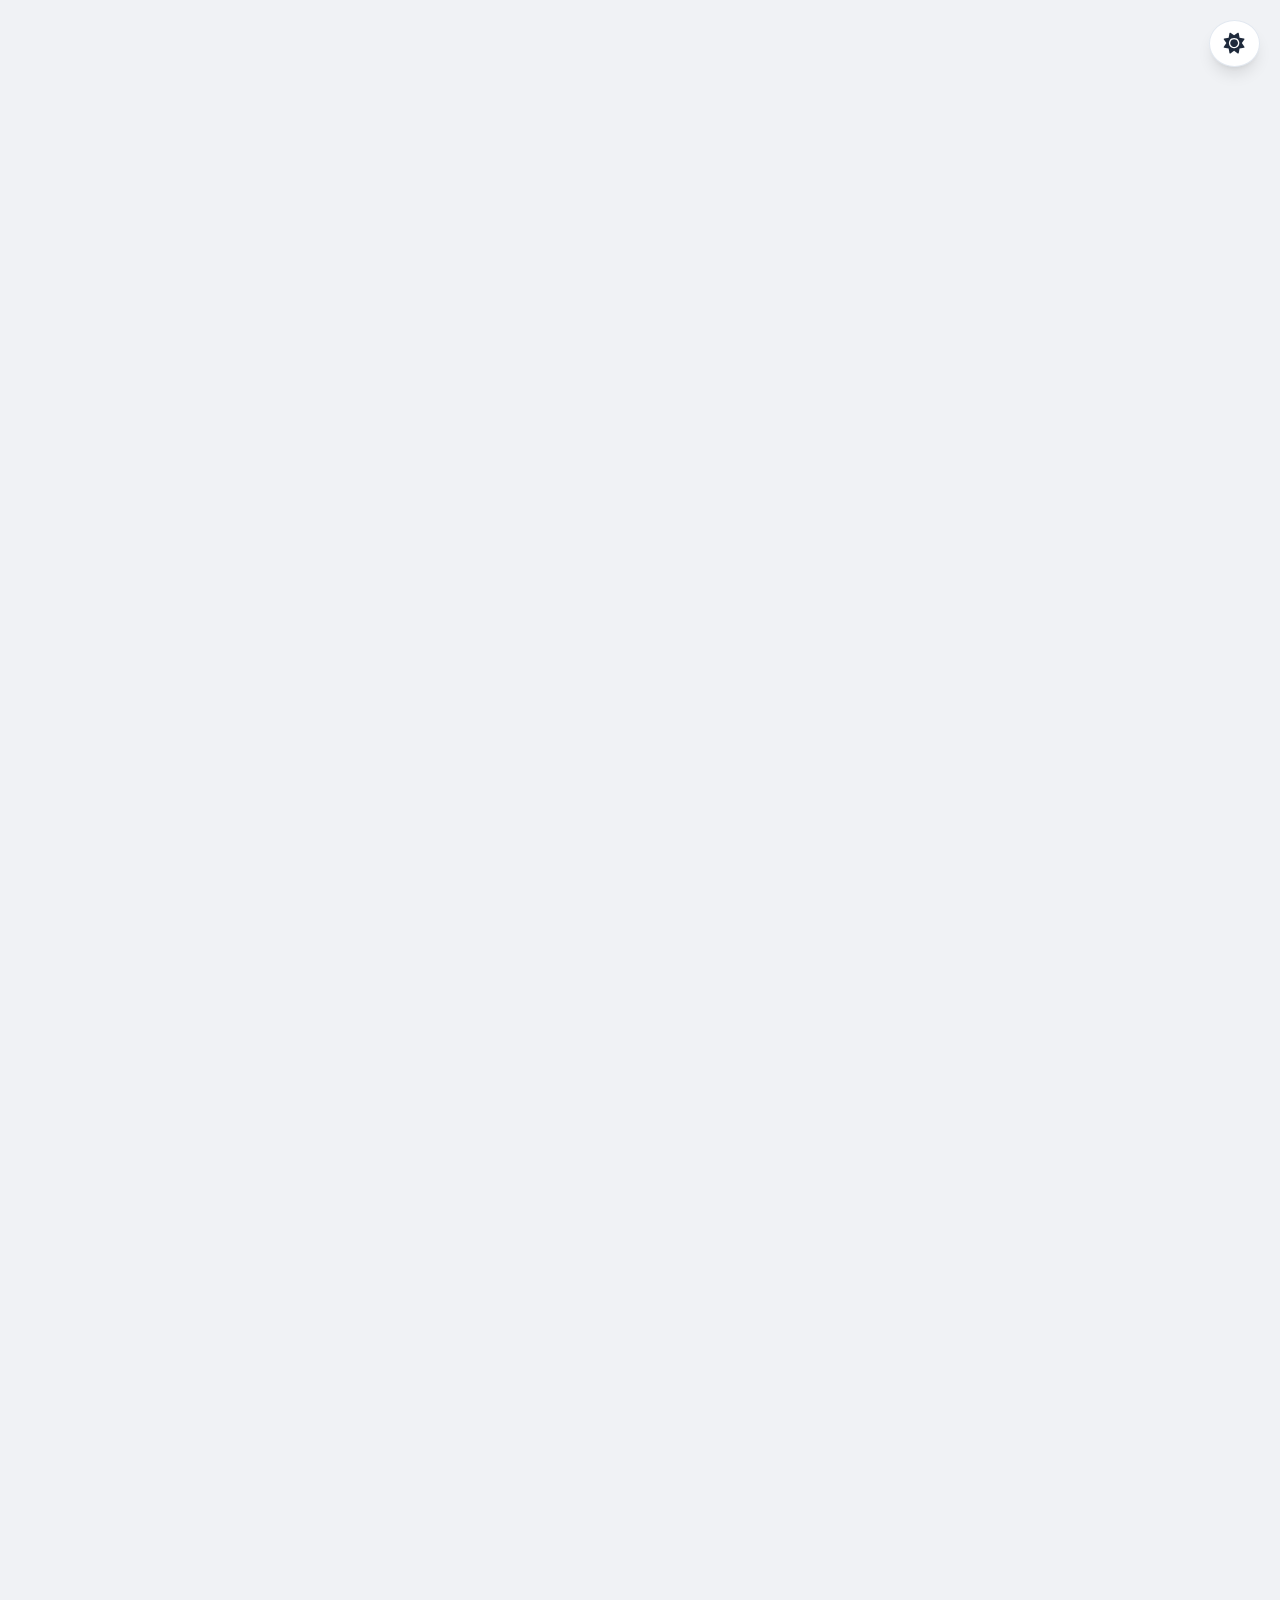
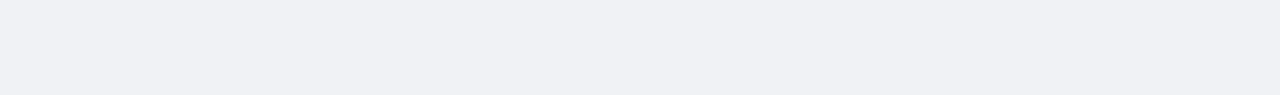
<file: components/charts-UIs-1/index.html>
<!DOCTYPE html>
<html lang="en">
<head>
    <meta charset="UTF-8">
    <meta name="viewport" content="width=device-width, initial-scale=1.0">
    <title>Modern Analytics Dashboard 2025</title>
    <link href="https://fonts.googleapis.com/css2?family=Inter:wght@300;400;500;600;700&display=swap" rel="stylesheet">
    <!-- Font Awesome CDN -->
    <link rel="stylesheet" href="https://cdnjs.cloudflare.com/ajax/libs/font-awesome/6.4.0/css/all.min.css">
    <link rel="stylesheet" type="text/css" href="assets/css/style.css">
</head>
<body>
    <!-- Theme Toggle -->
    <button class="theme-toggle" id="themeToggle" aria-label="Toggle Dark Mode">
        <i class="fas fa-sun"></i>
    </button>

    <div class="dashboard-grid">
        <!-- 1. Active Projects -->
        <div class="card span-2-row fade-in" style="--delay: 0.1s; animation-delay: var(--delay)">
            <div class="card-header">
                <div>
                    <div class="card-title">
                        <i class="fas fa-tasks"></i>
                        <span>Active Projects</span>
                    </div>
                    <div class="card-subtitle">Average 72% completed</div>
                </div>
                <div class="text-muted">
                    <i class="fas fa-ellipsis-h"></i>
                </div>
            </div>
            
            <div class="card-content" id="projectList">
                <!-- Projects will be rendered here -->
            </div>
        </div>

        <!-- 2. Order (Last Week) -->
        <div class="card fade-in" style="--delay: 0.2s; animation-delay: var(--delay)">
            <div class="card-header">
                <div>
                    <div class="card-title">
                        <i class="fas fa-shopping-cart"></i>
                        <span>Order</span>
                    </div>
                    <div class="card-subtitle">Last week</div>
                </div>
            </div>
            
            <div class="card-content">
                <div class="value-display">
                    <div class="value-amount">124k</div>
                    <div class="badge badge-green">
                        <i class="fas fa-arrow-up mr-1"></i>
                        <span>+12.6%</span>
                    </div>
                </div>
                
                <div class="chart-container" id="orderChart"></div>
            </div>
        </div>

        <!-- 3. Sales (Last Year) -->
        <div class="card fade-in" style="--delay: 0.3s; animation-delay: var(--delay)">
            <div class="card-header">
                <div>
                    <div class="card-title">
                        <i class="fas fa-chart-bar"></i>
                        <span>Sales</span>
                    </div>
                    <div class="card-subtitle">Last Year</div>
                </div>
            </div>
            
            <div class="card-content">
                <div class="value-display">
                    <div class="value-amount">175k</div>
                    <div class="badge badge-red">
                        <i class="fas fa-arrow-down mr-1"></i>
                        <span>-16.2%</span>
                    </div>
                </div>
                
                <div class="chart-container" id="salesChart"></div>
            </div>
        </div>

        <!-- 4. Statistics -->
        <div class="card fade-in" style="--delay: 0.4s; animation-delay: var(--delay)">
            <div class="card-header">
                <div>
                    <div class="card-title">
                        <i class="fas fa-chart-pie"></i>
                        <span>Statistics</span>
                    </div>
                </div>
                <div class="text-muted">
                    <i class="fas fa-ellipsis-h"></i>
                </div>
            </div>
            
            <div class="card-content">
                <div class="stat-item">
                    <div class="stat-header">
                        <div class="stat-label">
                            <i class="fas fa-user-plus text-success"></i>
                            <span>Subscribers Gained</span>
                        </div>
                        <div class="badge badge-green">
                            <i class="fas fa-arrow-up mr-1"></i>
                            <span>+92k</span>
                        </div>
                    </div>
                    <div class="progress-track">
                        <div class="progress-fill stat-progress-1"></div>
                    </div>
                </div>

                <div class="stat-item">
                    <div class="stat-header">
                        <div class="stat-label">
                            <i class="fas fa-box text-info"></i>
                            <span>Orders Received</span>
                        </div>
                        <div class="badge badge-green">
                            <i class="fas fa-arrow-up mr-1"></i>
                            <span>+38k</span>
                        </div>
                    </div>
                    <div class="progress-track">
                        <div class="progress-fill stat-progress-2"></div>
                    </div>
                </div>
            </div>
        </div>

        <!-- 5. Sales Overview -->
        <div class="card fade-in" style="--delay: 0.5s; animation-delay: var(--delay)">
            <div class="card-header">
                <div>
                    <div class="card-title">
                        <i class="fas fa-chart-line"></i>
                        <span>Sales Overview</span>
                    </div>
                    <div class="badge badge-green">
                        <i class="fas fa-arrow-up mr-1"></i>
                        <span>+18.2%</span>
                    </div>
                </div>
            </div>
            
            <div class="card-content">
                <div class="value-amount mt-2 mb-4">$42.5k</div>
                
                <div class="split-row">
                    <div class="split-item">
                        <div class="split-icon text-info">
                            <i class="fas fa-shopping-bag"></i>
                        </div>
                        <div class="text-lg font-bold">62.2%</div>
                        <div class="text-sm text-muted mt-1">Order</div>
                    </div>
                    
                    <div class="vertical-divider"></div>
                    
                    <div class="split-item">
                        <div class="split-icon text-primary">
                            <i class="fas fa-eye"></i>
                        </div>
                        <div class="text-lg font-bold">25.5%</div>
                        <div class="text-sm text-muted mt-1">Visits</div>
                    </div>
                </div>

                <div class="horz-progress">
                    <div class="horz-fill"></div>
                </div>
            </div>
        </div>

        <!-- 6. Upcoming Webinar -->
        <div class="card webinar-card span-2-row fade-in" style="--delay: 0.6s; animation-delay: var(--delay)">
            <div class="card-content">
                <div class="illustration-placeholder">
                    <i class="fas fa-video"></i>
                </div>
                
                <div class="section-title justify-center">
                    <span>Upcoming Webinar</span>
                </div>
                
                <p class="text-muted text-sm text-center mb-5">
                    Next Generation Frontend Architecture Using Layout Engine And React Native Web.
                </p>
                
                <div class="webinar-info">
                    <div class="webinar-info-item">
                        <i class="far fa-calendar"></i>
                        <div>
                            <div class="text-xs text-muted">Date</div>
                            <div class="text-sm font-bold">17 Nov 23</div>
                        </div>
                    </div>
                    
                    <div class="webinar-info-item">
                        <i class="far fa-clock"></i>
                        <div>
                            <div class="text-xs text-muted">Duration</div>
                            <div class="text-sm font-bold">32 Mins</div>
                        </div>
                    </div>
                </div>
                
                <button class="btn-primary">
                    <i class="fas fa-calendar-plus"></i>
                    <span>Join The Event</span>
                </button>
            </div>
        </div>

        <!-- 7. Profit -->
        <div class="card fade-in" style="--delay: 0.7s; animation-delay: var(--delay)">
            <div class="card-header">
                <div>
                    <div class="card-title">
                        <i class="fas fa-money-bill-wave"></i>
                        <span>Profit</span>
                    </div>
                    <div class="card-subtitle">Last Month</div>
                </div>
            </div>
            
            <div class="card-content">
                <div class="chart-container mb-2" id="profitChart"></div>
                
                <div class="flex justify-between items-center mt-4">
                    <div class="value-amount">624k</div>
                    <div class="value-change text-success">
                        <i class="fas fa-arrow-up"></i>
                        <span>+8.24%</span>
                    </div>
                </div>
            </div>
        </div>

        <!-- 8. Sessions -->
        <div class="card fade-in" style="--delay: 0.75s; animation-delay: var(--delay)">
            <div class="card-header">
                <div>
                    <div class="card-title">
                        <i class="fas fa-users"></i>
                        <span>Sessions</span>
                    </div>
                    <div class="card-subtitle">This Month</div>
                </div>
            </div>
            
            <div class="card-content">
                <div class="chart-container mb-2" id="sessionsChart"></div>
                
                <div class="flex justify-between items-center mt-4">
                    <div class="value-amount">45.1k</div>
                    <div class="value-change text-success">
                        <i class="fas fa-arrow-up"></i>
                        <span>+12.6%</span>
                    </div>
                </div>
            </div>
        </div>

        <!-- 9. Impression Expenses -->
        <div class="card fade-in" style="--delay: 0.8s; animation-delay: var(--delay)">
            <div class="card-header">
                <div>
                    <div class="card-title">
                        <i class="fas fa-bullseye"></i>
                        <span>Impression</span>
                    </div>
                    <div class="card-subtitle">Expenses</div>
                </div>
            </div>
            
            <div class="card-content">
                <div class="chart-container mb-3" id="impressionChart"></div>
                
                <div class="flex justify-between items-center">
                    <div class="value-amount">26.1k</div>
                    <div class="value-change text-danger">
                        <i class="fas fa-arrow-down"></i>
                        <span>-24.5%</span>
                    </div>
                </div>
            </div>
        </div>

        <!-- 10. Expenses Gauge -->
        <div class="card fade-in" style="--delay: 0.9s; animation-delay: var(--delay)">
            <div class="card-header">
                <div>
                    <div class="value-amount mb-1">82.5k</div>
                    <div class="card-subtitle">
                        <i class="fas fa-wallet mr-2"></i>
                        <span>Expenses</span>
                    </div>
                </div>
            </div>
            
            <div class="card-content">
                <div class="gauge-wrapper">
                    <div class="gauge-bg"></div>
                    <div class="gauge-fill"></div>
                    <div class="gauge-center">
                        <span class="value-amount">78%</span>
                    </div>
                </div>
                
                <p class="text-muted text-sm text-center mt-4">
                    <i class="fas fa-info-circle mr-2"></i>
                    $21k Expenses more than last month
                </p>
            </div>
        </div>

        <!-- 11. Subscribers Gained -->
        <div class="card fade-in" style="--delay: 1.0s; animation-delay: var(--delay)">
            <div class="card-content">
                <div class="project-icon mb-4" style="background: var(--primary-soft); color: var(--primary);">
                    <i class="fas fa-user-plus icon-lg"></i>
                </div>
                
                <div class="value-amount mb-1">92.6k</div>
                <div class="card-subtitle mb-4">Subscribers Gained</div>
                
                <div class="chart-container" id="subsChart"></div>
            </div>
        </div>

        <!-- 12. Earning Reports -->
        <div class="card span-2-row fade-in" style="--delay: 1.1s; animation-delay: var(--delay)">
            <div class="card-header">
                <div>
                    <div class="card-title">
                        <i class="fas fa-file-invoice-dollar"></i>
                        <span>Earning Reports</span>
                    </div>
                    <div class="card-subtitle">Weekly Earnings Overview</div>
                </div>
                <div class="text-muted">
                    <i class="fas fa-ellipsis-h"></i>
                </div>
            </div>
            
            <div class="card-content">
                <div class="earning-item">
                    <div class="earning-info">
                        <div class="earning-icon" style="background: var(--primary-soft); color: var(--primary);">
                            <i class="fas fa-wallet"></i>
                        </div>
                        <div class="earning-details">
                            <div class="text-sm font-bold">Net Profit</div>
                            <div class="text-xs text-muted">12.4k Sales</div>
                        </div>
                    </div>
                    <div class="earning-amount text-success">
                        <i class="fas fa-arrow-up"></i>
                        <span class="font-bold">+$1,619</span>
                    </div>
                </div>
                
                <div class="earning-item">
                    <div class="earning-info">
                        <div class="earning-icon" style="background: #dcfce7; color: var(--success);">
                            <i class="fas fa-money-bill-wave"></i>
                        </div>
                        <div class="earning-details">
                            <div class="text-sm font-bold">Total Income</div>
                            <div class="text-xs text-muted">Sales, Affiliation</div>
                        </div>
                    </div>
                    <div class="earning-amount text-success">
                        <i class="fas fa-arrow-up"></i>
                        <span class="font-bold">+$3,571</span>
                    </div>
                </div>

                <div class="chart-container mt-4" id="earningBarChart"></div>
            </div>
        </div>
    </div>

 <script src="assets/js/scripts.js"></script>   
</body>
</html>
</file>
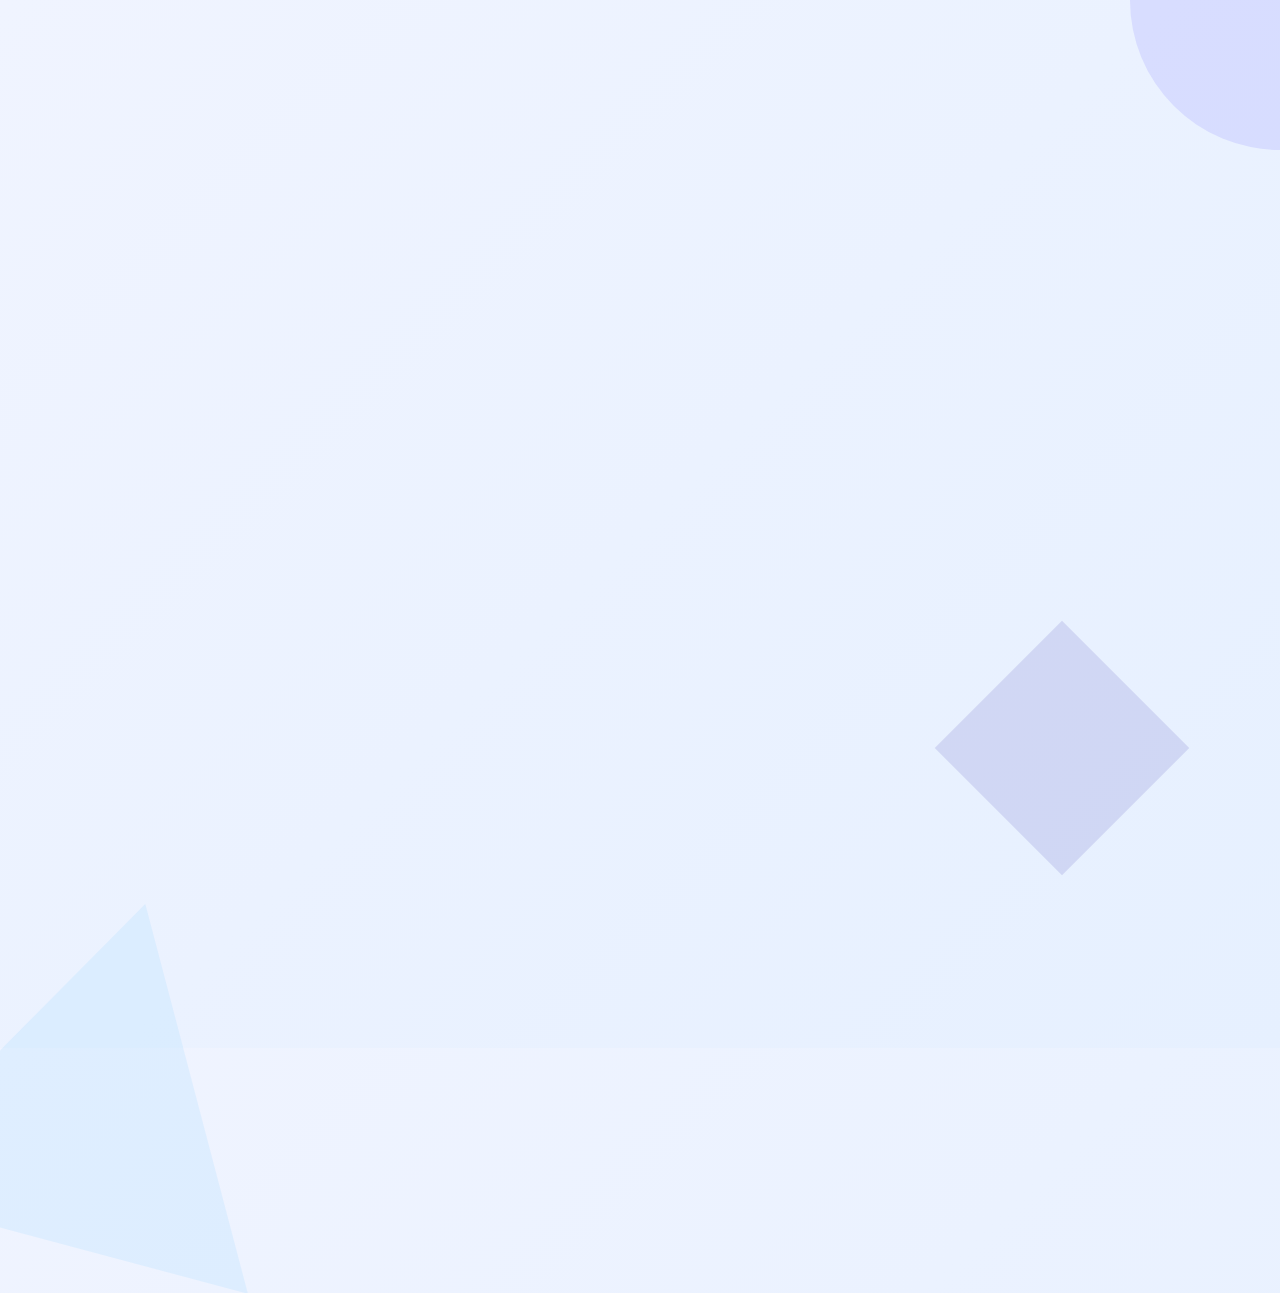
<file: components/contact-form1/index.html>
<!DOCTYPE html>
<html lang="en">
<head>
    <meta charset="UTF-8">
    <meta name="viewport" content="width=device-width, initial-scale=1.0">
    <title>Enhanced Modern Contact Form</title>
    <link rel="stylesheet" href="https://cdnjs.cloudflare.com/ajax/libs/font-awesome/6.4.0/css/all.min.css">
    <link href="https://fonts.googleapis.com/css2?family=Poppins:wght@300;400;500;600;700&display=swap" rel="stylesheet">
    <link rel="stylesheet"  href="assets/css/style.css">
</head>
<body>
    <div class="decoration circle"></div>
    <div class="decoration triangle"></div>
    <div class="decoration square"></div>
    
    <div class="container">
        <div class="form-section">
            <div class="form-header">
                <h1>Connect With Us</h1>
                <p>Have a project in mind or want to learn more about our services? We'd love to hear from you.</p>
            </div>
            
            <form class="contact-form" id="contactForm">
                <div class="form-group">
                    <input type="text" id="name" name="name" placeholder=" ">
                    <label for="name"><i class="fas fa-user"></i> Full Name</label>
                    <div class="error-message">Please enter your name</div>
                </div>
                
                <div class="form-group">
                    <input type="email" id="email" name="email" placeholder=" ">
                    <label for="email"><i class="fas fa-envelope"></i> Email Address</label>
                    <div class="error-message">Please enter a valid email</div>
                </div>
                
                <div class="form-group">
                    <input type="tel" id="phone" name="phone" placeholder=" ">
                    <label for="phone"><i class="fas fa-phone"></i> Phone Number</label>
                    <div class="error-message">Please enter a valid phone number</div>
                </div>
                
                <div class="form-group">
                    <select id="subject" name="subject">
                        <option value="" disabled selected></option>
                        <option value="general">General Inquiry</option>
                        <option value="support">Technical Support</option>
                        <option value="collaboration">Business Collaboration</option>
                        <option value="feedback">Feedback</option>
                        <option value="quote">Request a Quote</option>
                    </select>
                    <label for="subject"><i class="fas fa-tag"></i> Subject</label>
                    <div class="error-message">Please select a subject</div>
                </div>
                
                <div class="form-group full-width">
                    <textarea id="message" name="message" placeholder=" "></textarea>
                    <label for="message"><i class="fas fa-comment"></i> Your Message</label>
                    <div class="error-message">Please enter your message</div>
                </div>
                
                <div class="form-group full-width">
                    <button type="submit">
                        <i class="fas fa-paper-plane"></i> Send Message
                    </button>
                </div>
            </form>
        </div>
        
        <div class="info-section">
            <div class="contact-info">
                <div class="info-item">
                    <div class="icon-container">
                        <i class="fas fa-map-marker-alt"></i>
                    </div>
                    <div class="info-content">
                        <h3>Our Location</h3>
                        <p>123 Innovation Blvd, Suite 450</p>
                        <p>Tech City, TC 10001</p>
                    </div>
                </div>
                
                <div class="info-item">
                    <div class="icon-container">
                        <i class="fas fa-phone-alt"></i>
                    </div>
                    <div class="info-content">
                        <h3>Call Us</h3>
                        <p>+1 (555) 123-4567</p>
                        <p>+1 (555) 987-6543</p>
                    </div>
                </div>
                
                <div class="info-item">
                    <div class="icon-container">
                        <i class="fas fa-envelope-open"></i>
                    </div>
                    <div class="info-content">
                        <h3>Email Us</h3>
                        <p><a href="mailto:info@company.com">info@company.com</a></p>
                        <p><a href="mailto:support@company.com">support@company.com</a></p>
                    </div>
                </div>
                
                <div class="info-item">
                    <div class="icon-container">
                        <i class="fas fa-clock"></i>
                    </div>
                    <div class="info-content">
                        <h3>Business Hours</h3>
                        <p>Mon-Fri: 9AM - 6PM</p>
                        <p>Sat-Sun: Closed</p>
                    </div>
                </div>
            </div>
            
            <div class="social-links">
                <a href="#"><i class="fab fa-facebook-f"></i></a>
                <a href="#"><i class="fab fa-twitter"></i></a>
                <a href="#"><i class="fab fa-instagram"></i></a>
                <a href="#"><i class="fab fa-linkedin-in"></i></a>
                <a href="#"><i class="fab fa-dribbble"></i></a>
            </div>
        </div>
        
        <footer>
            <p><i class="fas fa-heart"></i> &copy; 2025 CodeWithDivine. All rights reserved.</p>
        </footer>
    </div>

    <script type="text/javascript" src="assets/js/script.js"></script>
</body>
</html>
</file>
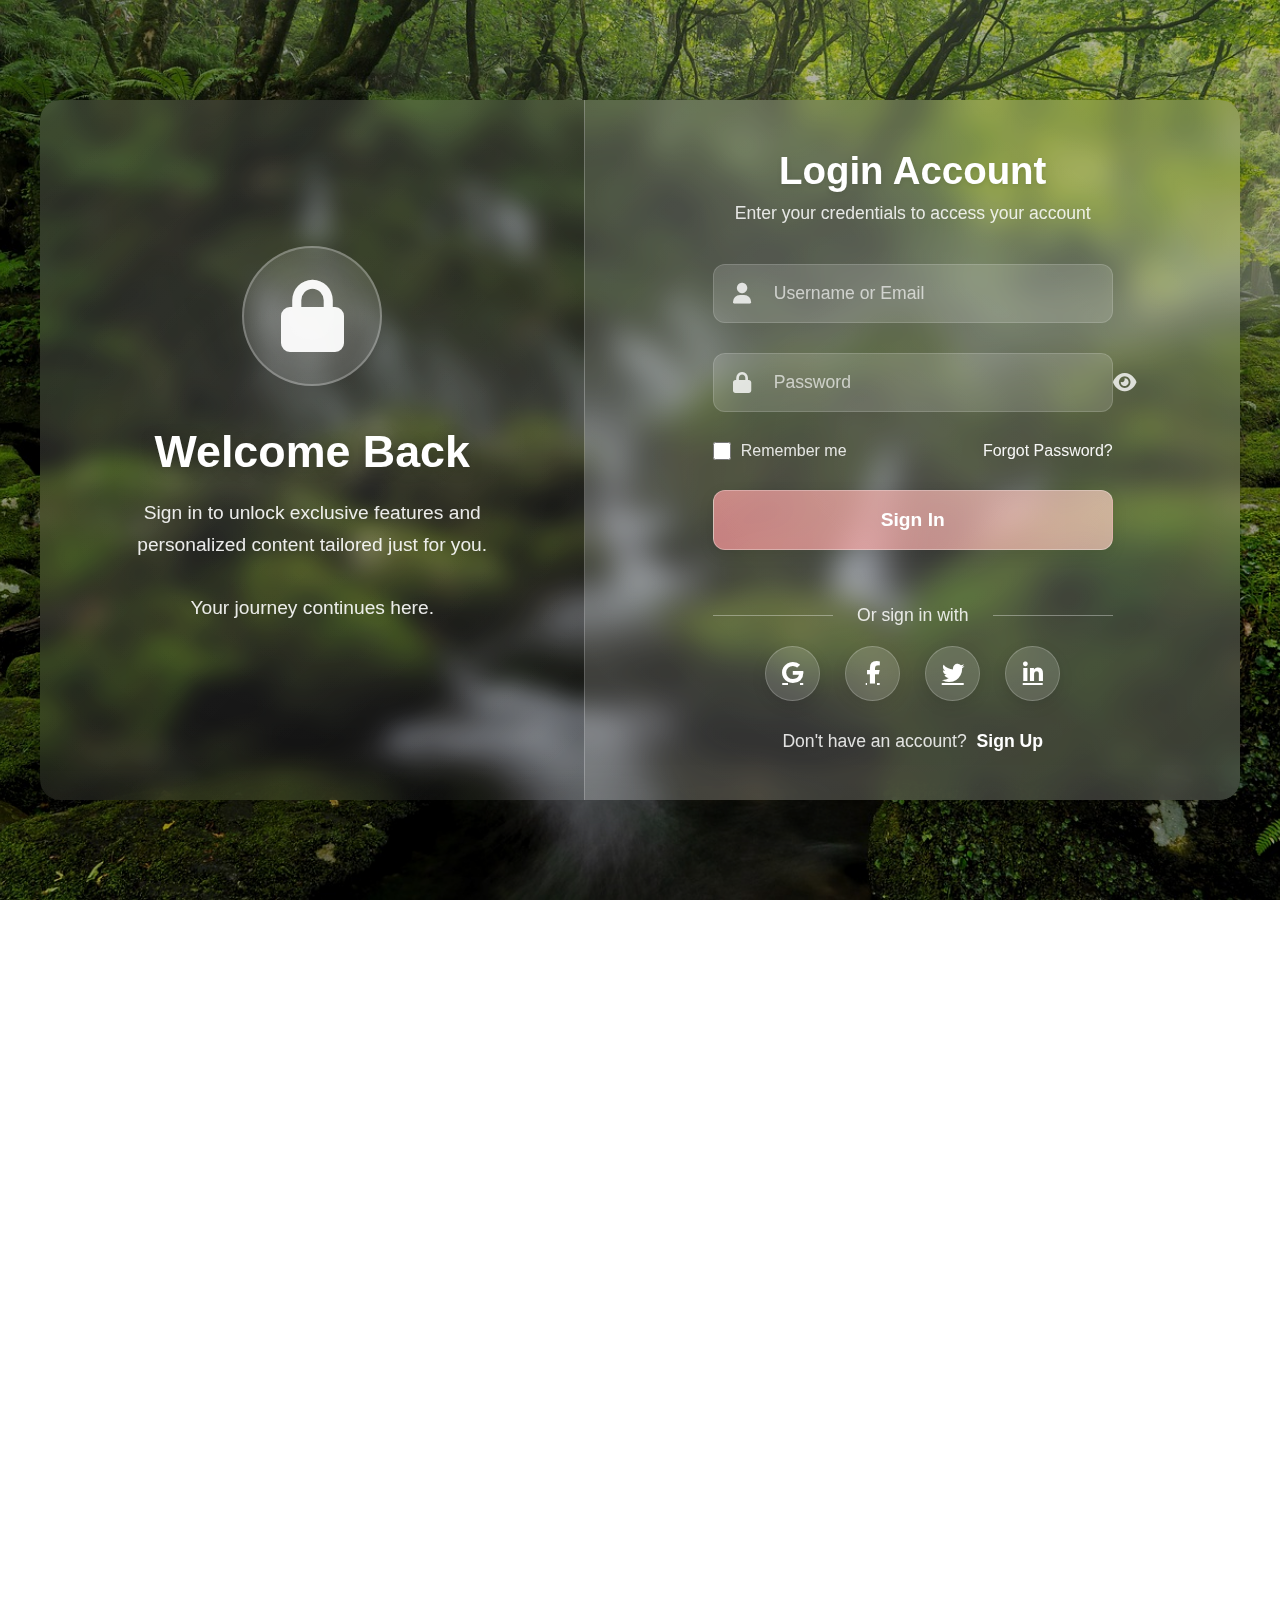
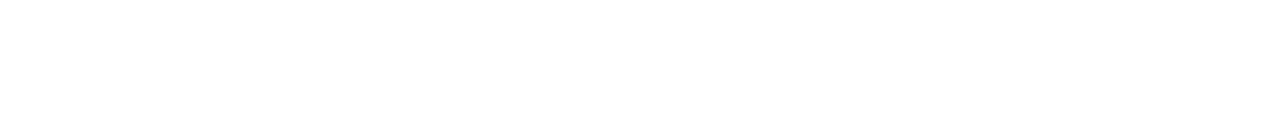
<file: components/login-form1/index.html>
<!DOCTYPE html>
<html lang="en">
<head>
    <meta charset="UTF-8">
    <meta name="viewport" content="width=device-width, initial-scale=1.0">
    <title>Glassmorphism Login</title>
    <link rel="stylesheet" href="https://cdnjs.cloudflare.com/ajax/libs/font-awesome/6.4.0/css/all.min.css">
    <link rel="stylesheet"  href="assets/css/style.css">
</head>
<body>
    <div class="container">
        <div class="illustration">
            <div class="logo">
                <i class="fas fa-lock"></i>
            </div>
            <h1>Welcome Back</h1>
            <p>Sign in to unlock exclusive features and personalized content tailored just for you.</p>
            <p>Your journey continues here.</p>
        </div>
        
        <div class="login-form">
            <div class="form-container">
                <div class="form-header">
                    <h2>Login Account</h2>
                    <p>Enter your credentials to access your account</p>
                </div>
                
                <form id="loginForm">
                    <div class="input-group">
                        <i class="fas fa-user"></i>
                        <input type="text" id="username" placeholder="Username or Email" required>
                    </div>
                    
                    <div class="input-group">
                        <i class="fas fa-lock"></i>
                        <input type="password" id="password" placeholder="Password" required>
                        <span class="password-toggle" id="togglePassword">
                            <i class="fas fa-eye"></i>
                        </span>
                    </div>
                    
                    <div class="options">
                        <div class="remember-me">
                            <input type="checkbox" id="remember">
                            <label for="remember">Remember me</label>
                        </div>
                        <a href="#" class="forgot-password">Forgot Password?</a>
                    </div>
                    
                    <button type="submit" class="btn">Sign In</button>
                </form>
                
                <div class="social-login">
                    <p>Or sign in with</p>
                    <div class="social-icons">
                        <a href="#" class="social-icon">
                            <i class="fab fa-google"></i>
                        </a>
                        <a href="#" class="social-icon">
                            <i class="fab fa-facebook-f"></i>
                        </a>
                        <a href="#" class="social-icon">
                            <i class="fab fa-twitter"></i>
                        </a>
                        <a href="#" class="social-icon">
                            <i class="fab fa-linkedin-in"></i>
                        </a>
                    </div>
                </div>
                
                <div class="signup-link">
                    <p>Don't have an account? <a href="#">Sign Up</a></p>
                </div>
            </div>
        </div>
    </div>

   <script type="text/javascript" src="assets/js/script.js"></script>
</body>
</html>
</file>
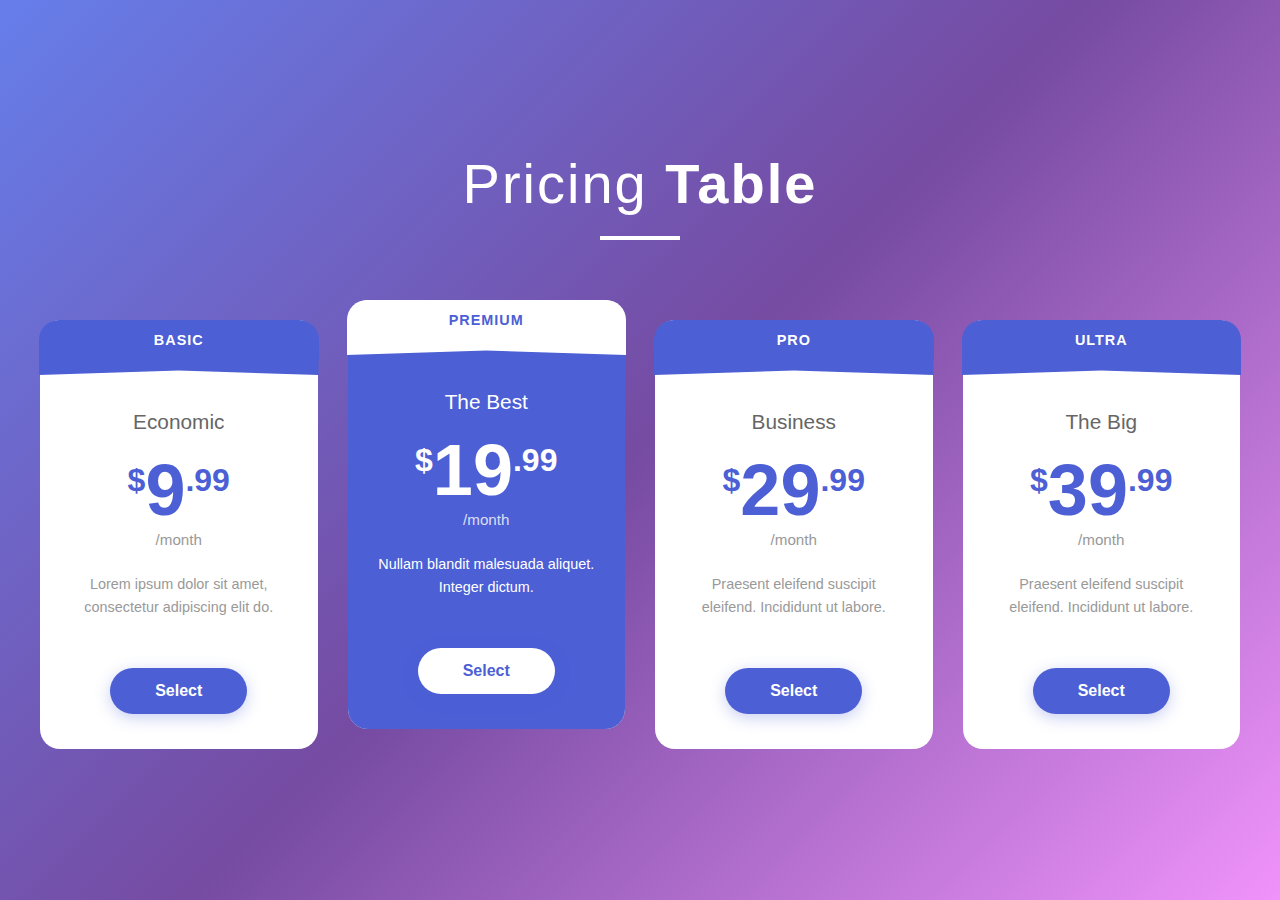
<file: components/pricing-card1/index.html>
<!DOCTYPE html>
<html lang="en">
<head>
    <meta charset="UTF-8">
    <meta name="viewport" content="width=device-width, initial-scale=1.0">
    <title>CodeWithDivine | Pricing Table</title>
    <link rel="stylesheet" type="text/css" href="assets/css/style.css">
</head>
<body>
    <div class="container">
        <div class="header">
            <h1>Pricing <span>Table</span></h1>
        </div>

        <div class="pricing-grid">
            <!-- Basic Plan -->
            <div class="pricing-card">
                <div class="card-badge">BASIC</div>
                <div class="card-content">
                    <h3 class="plan-name">Economic</h3>
                    <div class="price-container">
                        <div class="price">
                            <span class="currency">$</span>
                            <span class="amount">9</span>
                            <span class="decimal">.99</span>
                        </div>
                        <div class="period">/month</div>
                    </div>
                    <p class="description">Lorem ipsum dolor sit amet, consectetur adipiscing elit do.</p>
                    <button class="select-btn">Select</button>
                </div>
            </div>

            <!-- Premium Plan -->
            <div class="pricing-card">
                <div class="card-badge">PREMIUM</div>
                <div class="card-content">
                    <h3 class="plan-name">The Best</h3>
                    <div class="price-container">
                        <div class="price">
                            <span class="currency">$</span>
                            <span class="amount">19</span>
                            <span class="decimal">.99</span>
                        </div>
                        <div class="period">/month</div>
                    </div>
                    <p class="description">Nullam blandit malesuada aliquet. Integer dictum.</p>
                    <button class="select-btn">Select</button>
                </div>
            </div>

            <!-- Pro Plan -->
            <div class="pricing-card">
                <div class="card-badge">PRO</div>
                <div class="card-content">
                    <h3 class="plan-name">Business</h3>
                    <div class="price-container">
                        <div class="price">
                            <span class="currency">$</span>
                            <span class="amount">29</span>
                            <span class="decimal">.99</span>
                        </div>
                        <div class="period">/month</div>
                    </div>
                    <p class="description">Praesent eleifend suscipit eleifend. Incididunt ut labore.</p>
                    <button class="select-btn">Select</button>
                </div>
            </div>

            <!-- Ultra Plan -->
            <div class="pricing-card">
                <div class="card-badge">ULTRA</div>
                <div class="card-content">
                    <h3 class="plan-name">The Big</h3>
                    <div class="price-container">
                        <div class="price">
                            <span class="currency">$</span>
                            <span class="amount">39</span>
                            <span class="decimal">.99</span>
                        </div>
                        <div class="period">/month</div>
                    </div>
                    <p class="description">Praesent eleifend suscipit eleifend. Incididunt ut labore.</p>
                    <button class="select-btn">Select</button>
                </div>
            </div>
        </div>
    </div>
</body>
</html>
</file>
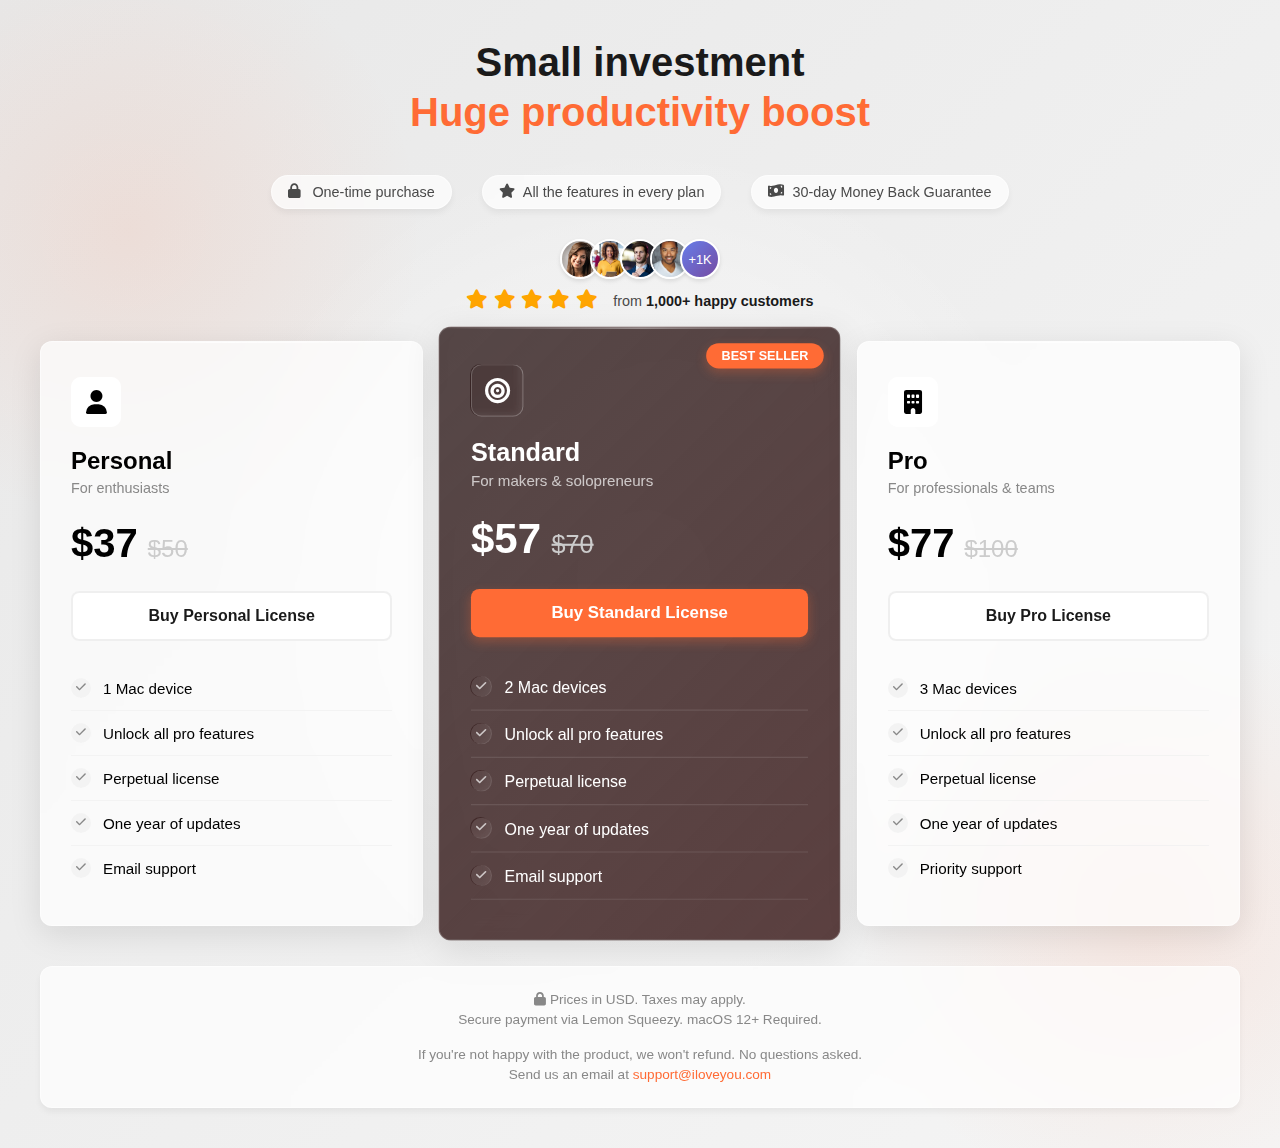
<file: components/pricing-table1/index.html>
<!DOCTYPE html>
<html lang="en">
<head>
    <meta charset="UTF-8">
    <meta name="viewport" content="width=device-width, initial-scale=1.0">
    <title>CodeWithDivine | Pricing Page</title>
    <!-- Font Awesome -->
    <link rel="stylesheet" href="https://cdnjs.cloudflare.com/ajax/libs/font-awesome/6.4.0/css/all.min.css">
    <link rel="stylesheet" type="text/css" href="assets/css/style.css">
</head>
<body>
    <div class="container">
        <div class="header">
            <h1>Small investment</h1>
            <h2>Huge productivity boost</h2>
        </div>

        <div class="features-list">
            <div class="feature-item">
                <i class="fa-solid fa-lock feature-icon"></i>
                <span>One-time purchase</span>
            </div>
            <div class="feature-item">
                <i class="fa-solid fa-star feature-icon"></i>
                <span>All the features in every plan</span>
            </div>
            <div class="feature-item">
                <i class="fa-solid fa-money-bill-wave feature-icon"></i>
                <span>30-day Money Back Guarantee</span>
            </div>
        </div>

        <div class="testimonial">
            <div class="customer-avatars">
                <img src="assets/images/2.jpg" class="avatar">
                <img src="assets/images/3.jpg" class="avatar">
                <img src="assets/images/4.jpg" class="avatar">
                <img src="assets/images/5.jpg" class="avatar">
                
                <div class="avatar">+1K</div>
            </div>
            <div class="testimonial-text">
                <span class="rating">
                    <i class="fa-solid fa-star"></i>
                    <i class="fa-solid fa-star"></i>
                    <i class="fa-solid fa-star"></i>
                    <i class="fa-solid fa-star"></i>
                    <i class="fa-solid fa-star"></i>
                </span>
                from <strong>1,000+ happy customers</strong>
            </div>
        </div>

        <div class="pricing-grid">
            <div class="pricing-card">
                <div class="card-icon">
                    <i class="fa-solid fa-user"></i>
                </div>
                <h3 class="card-title">Personal</h3>
                <p class="card-subtitle">For enthusiasts</p>
                
                <div class="price-container">
                    <span class="price">$37</span>
                    <span class="original-price">$50</span>
                </div>

                <button class="cta-button primary">Buy Personal License</button>

                <ul class="features">
                    <li>
                        <span class="checkmark"><i class="fa-solid fa-check"></i></span>
                        <span>1 Mac device</span>
                    </li>
                    <li>
                        <span class="checkmark"><i class="fa-solid fa-check"></i></span>
                        <span>Unlock all pro features</span>
                    </li>
                    <li>
                        <span class="checkmark"><i class="fa-solid fa-check"></i></span>
                        <span>Perpetual license</span>
                    </li>
                    <li>
                        <span class="checkmark"><i class="fa-solid fa-check"></i></span>
                        <span>One year of updates</span>
                    </li>
                    <li>
                        <span class="checkmark"><i class="fa-solid fa-check"></i></span>
                        <span>Email support</span>
                    </li>
                </ul>
            </div>

            <div class="pricing-card featured">
                <span class="best-seller-badge">BEST SELLER</span>
                <div class="card-icon">
                    <i class="fa-solid fa-bullseye"></i>
                </div>
                <h3 class="card-title">Standard</h3>
                <p class="card-subtitle">For makers & solopreneurs</p>
                
                <div class="price-container">
                    <span class="price">$57</span>
                    <span class="original-price">$70</span>
                </div>

                <button class="cta-button featured">Buy Standard License</button>

                <ul class="features">
                    <li>
                        <span class="checkmark"><i class="fa-solid fa-check"></i></span>
                        <span>2 Mac devices</span>
                    </li>
                    <li>
                        <span class="checkmark"><i class="fa-solid fa-check"></i></span>
                        <span>Unlock all pro features</span>
                    </li>
                    <li>
                        <span class="checkmark"><i class="fa-solid fa-check"></i></span>
                        <span>Perpetual license</span>
                    </li>
                    <li>
                        <span class="checkmark"><i class="fa-solid fa-check"></i></span>
                        <span>One year of updates</span>
                    </li>
                    <li>
                        <span class="checkmark"><i class="fa-solid fa-check"></i></span>
                        <span>Email support</span>
                    </li>
                </ul>
            </div>

            <div class="pricing-card">
                <div class="card-icon">
                    <i class="fa-solid fa-building"></i>
                </div>
                <h3 class="card-title">Pro</h3>
                <p class="card-subtitle">For professionals & teams</p>
                
                <div class="price-container">
                    <span class="price">$77</span>
                    <span class="original-price">$100</span>
                </div>

                <button class="cta-button primary">Buy Pro License</button>

                <ul class="features">
                    <li>
                        <span class="checkmark"><i class="fa-solid fa-check"></i></span>
                        <span>3 Mac devices</span>
                    </li>
                    <li>
                        <span class="checkmark"><i class="fa-solid fa-check"></i></span>
                        <span>Unlock all pro features</span>
                    </li>
                    <li>
                        <span class="checkmark"><i class="fa-solid fa-check"></i></span>
                        <span>Perpetual license</span>
                    </li>
                    <li>
                        <span class="checkmark"><i class="fa-solid fa-check"></i></span>
                        <span>One year of updates</span>
                    </li>
                    <li>
                        <span class="checkmark"><i class="fa-solid fa-check"></i></span>
                        <span>Priority support</span>
                    </li>
                </ul>
            </div>
        </div>

        <div class="footer">
            <p><i class="fa-solid fa-lock"></i> Prices in USD. Taxes may apply.</p>
            <p>Secure payment via Lemon Squeezy. macOS 12+ Required.</p>
            <p style="margin-top: 20px;">If you're not happy with the product, we won't refund. No questions asked.</p>
            <p>Send us an email at <a href="mailto:support@iloveyou.com">support@iloveyou.com</a></p>
        </div>
    </div>
</body>
</html>
</file>
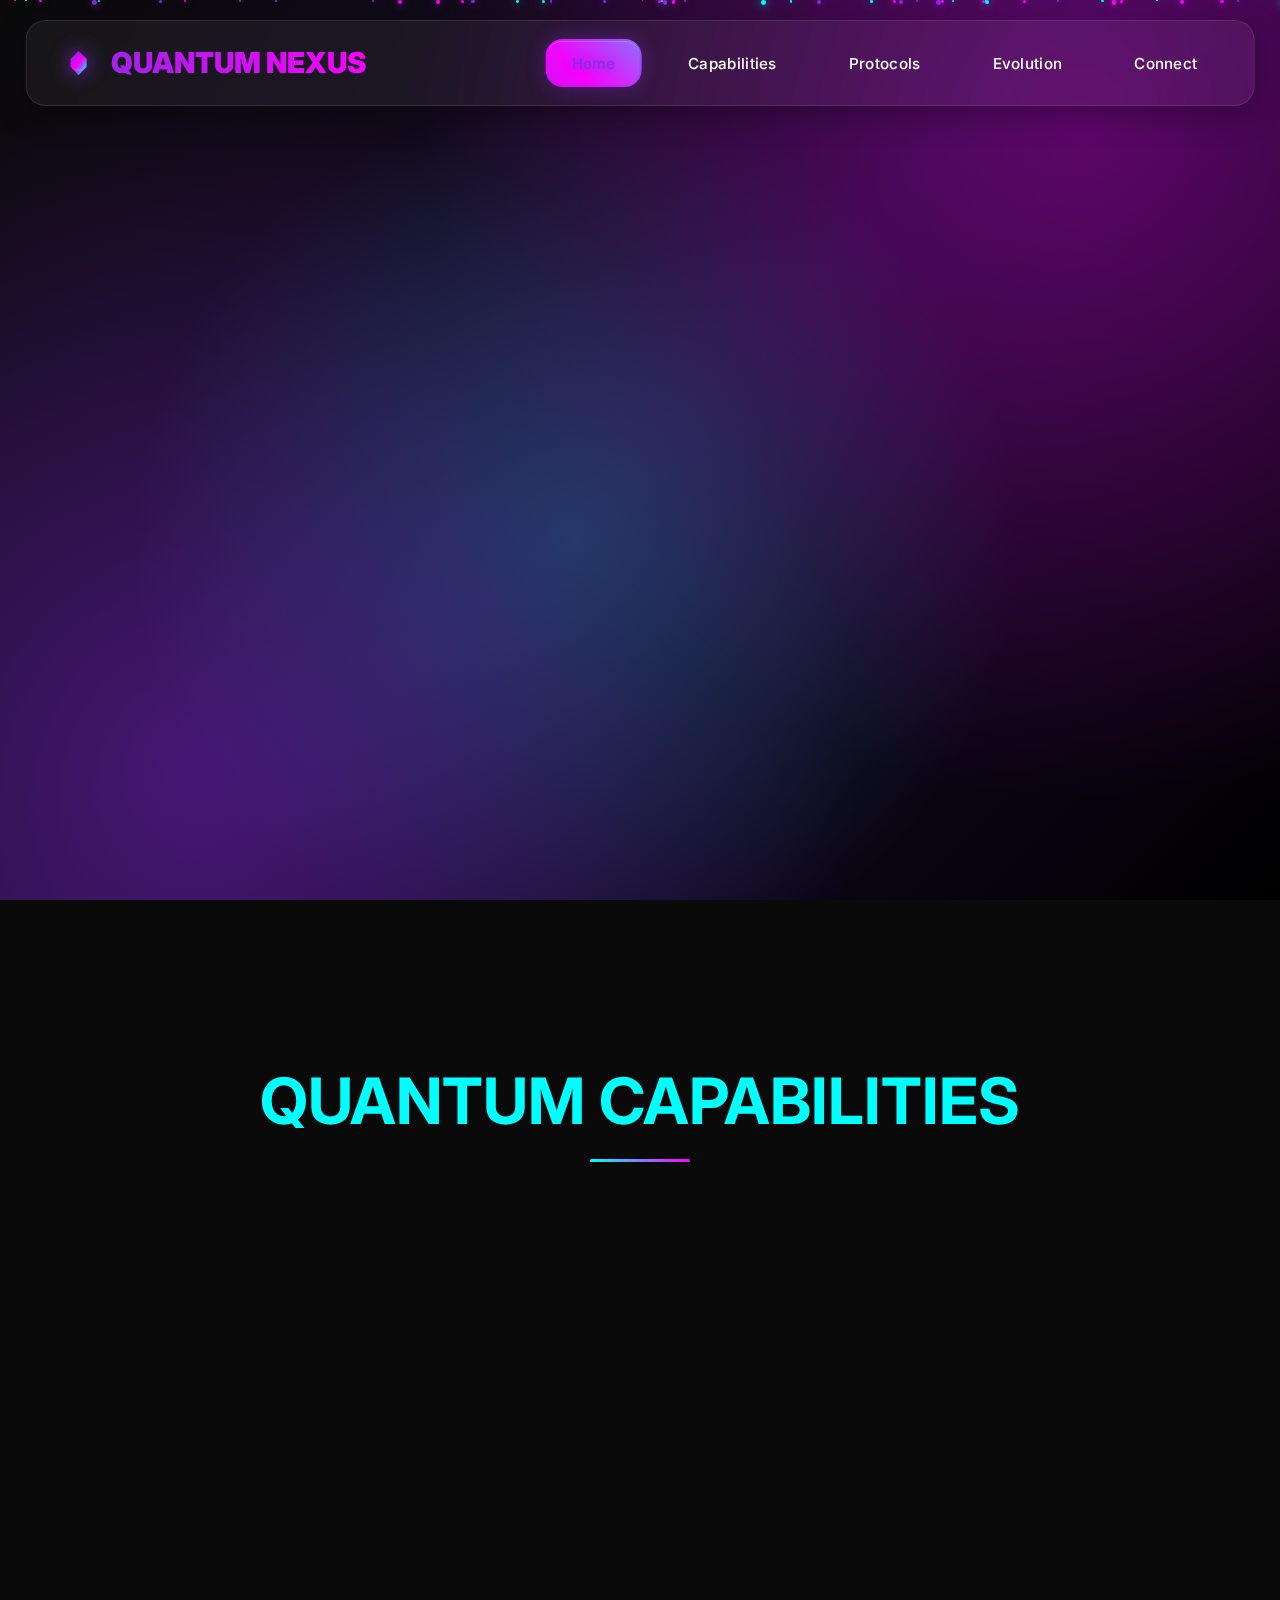
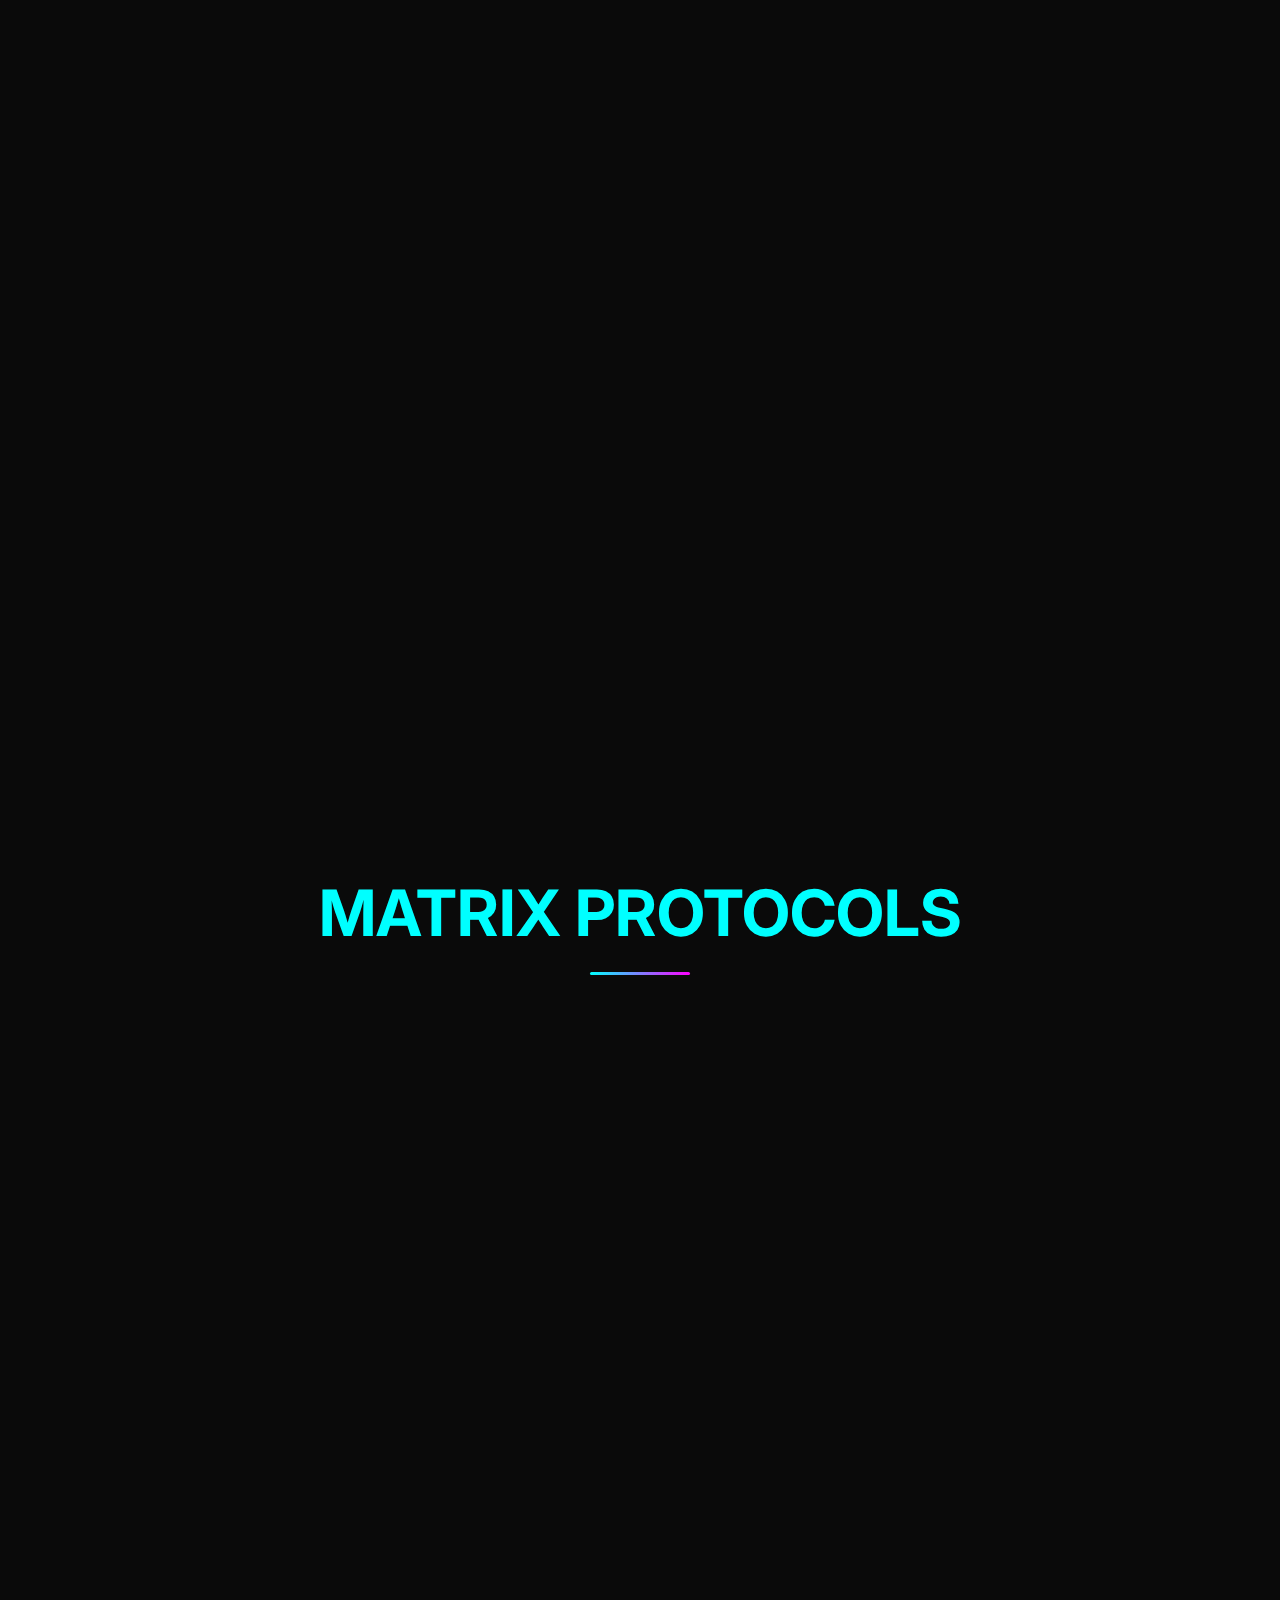
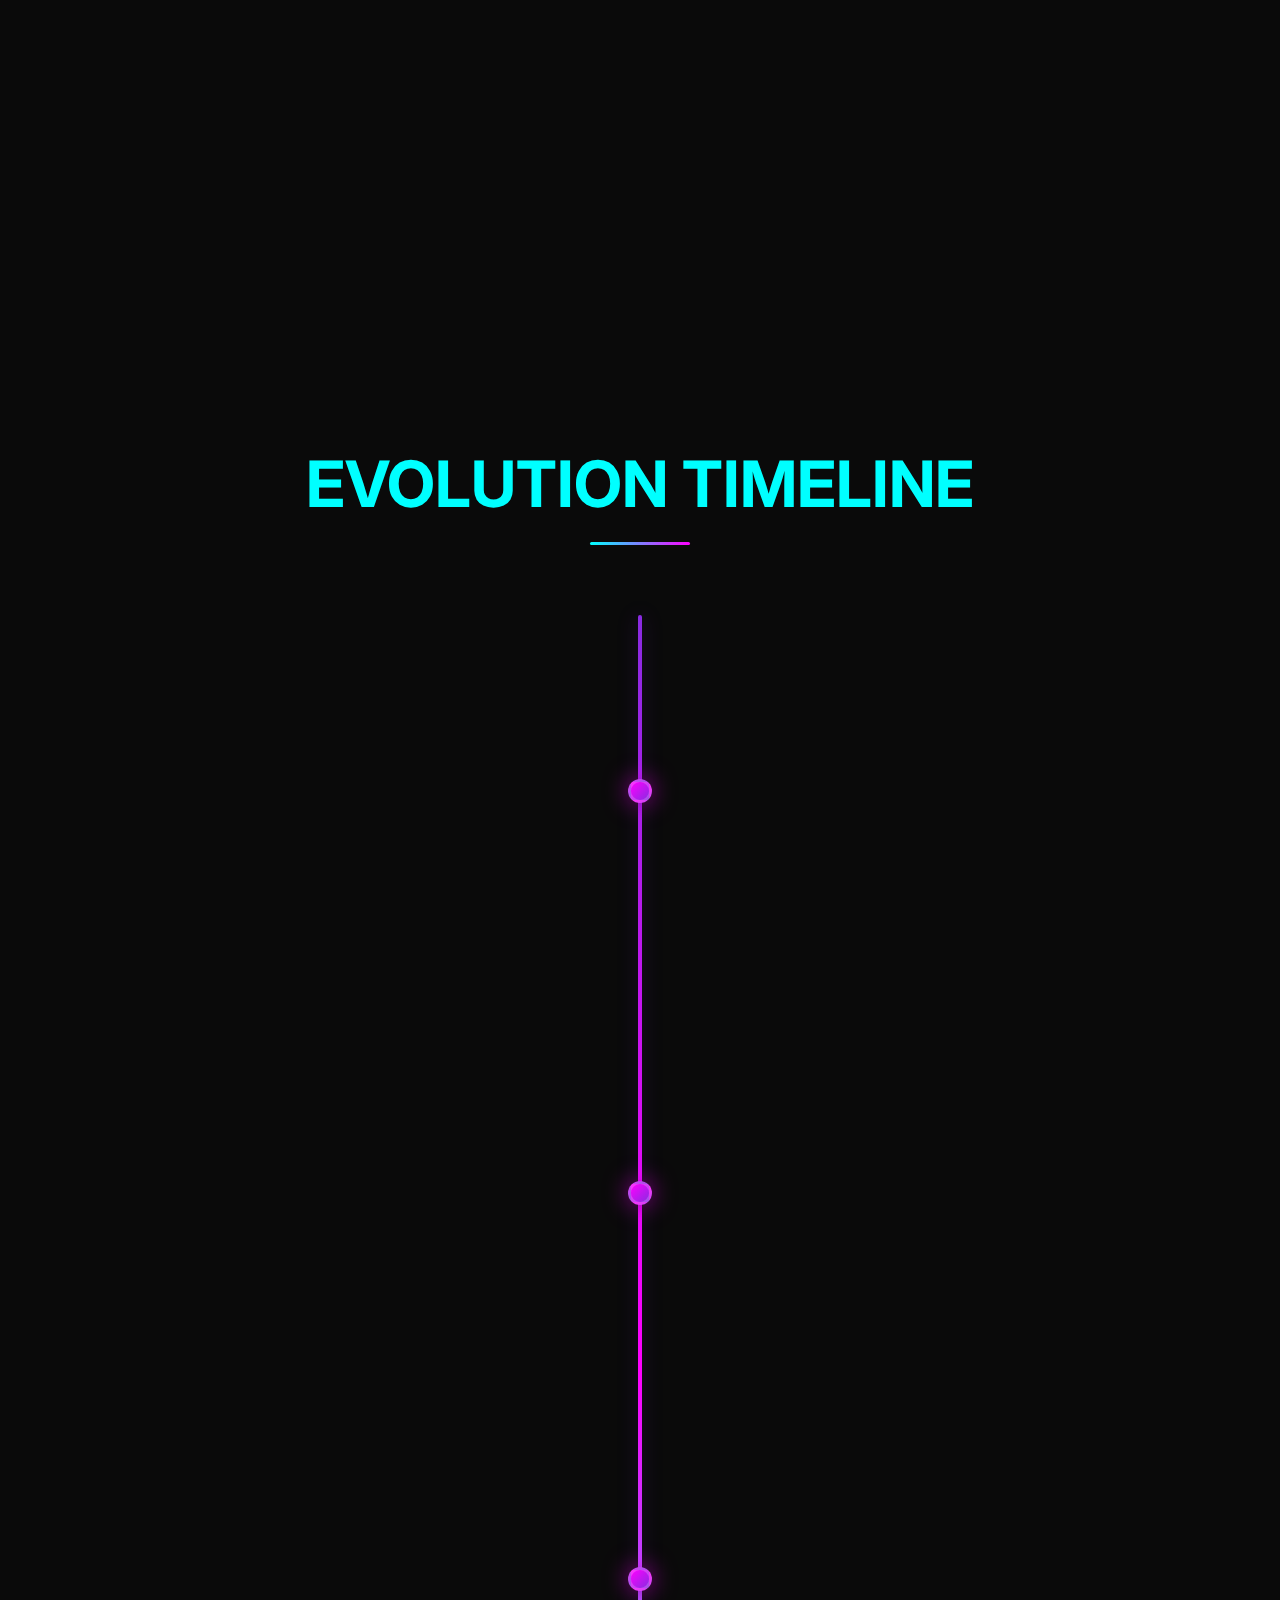
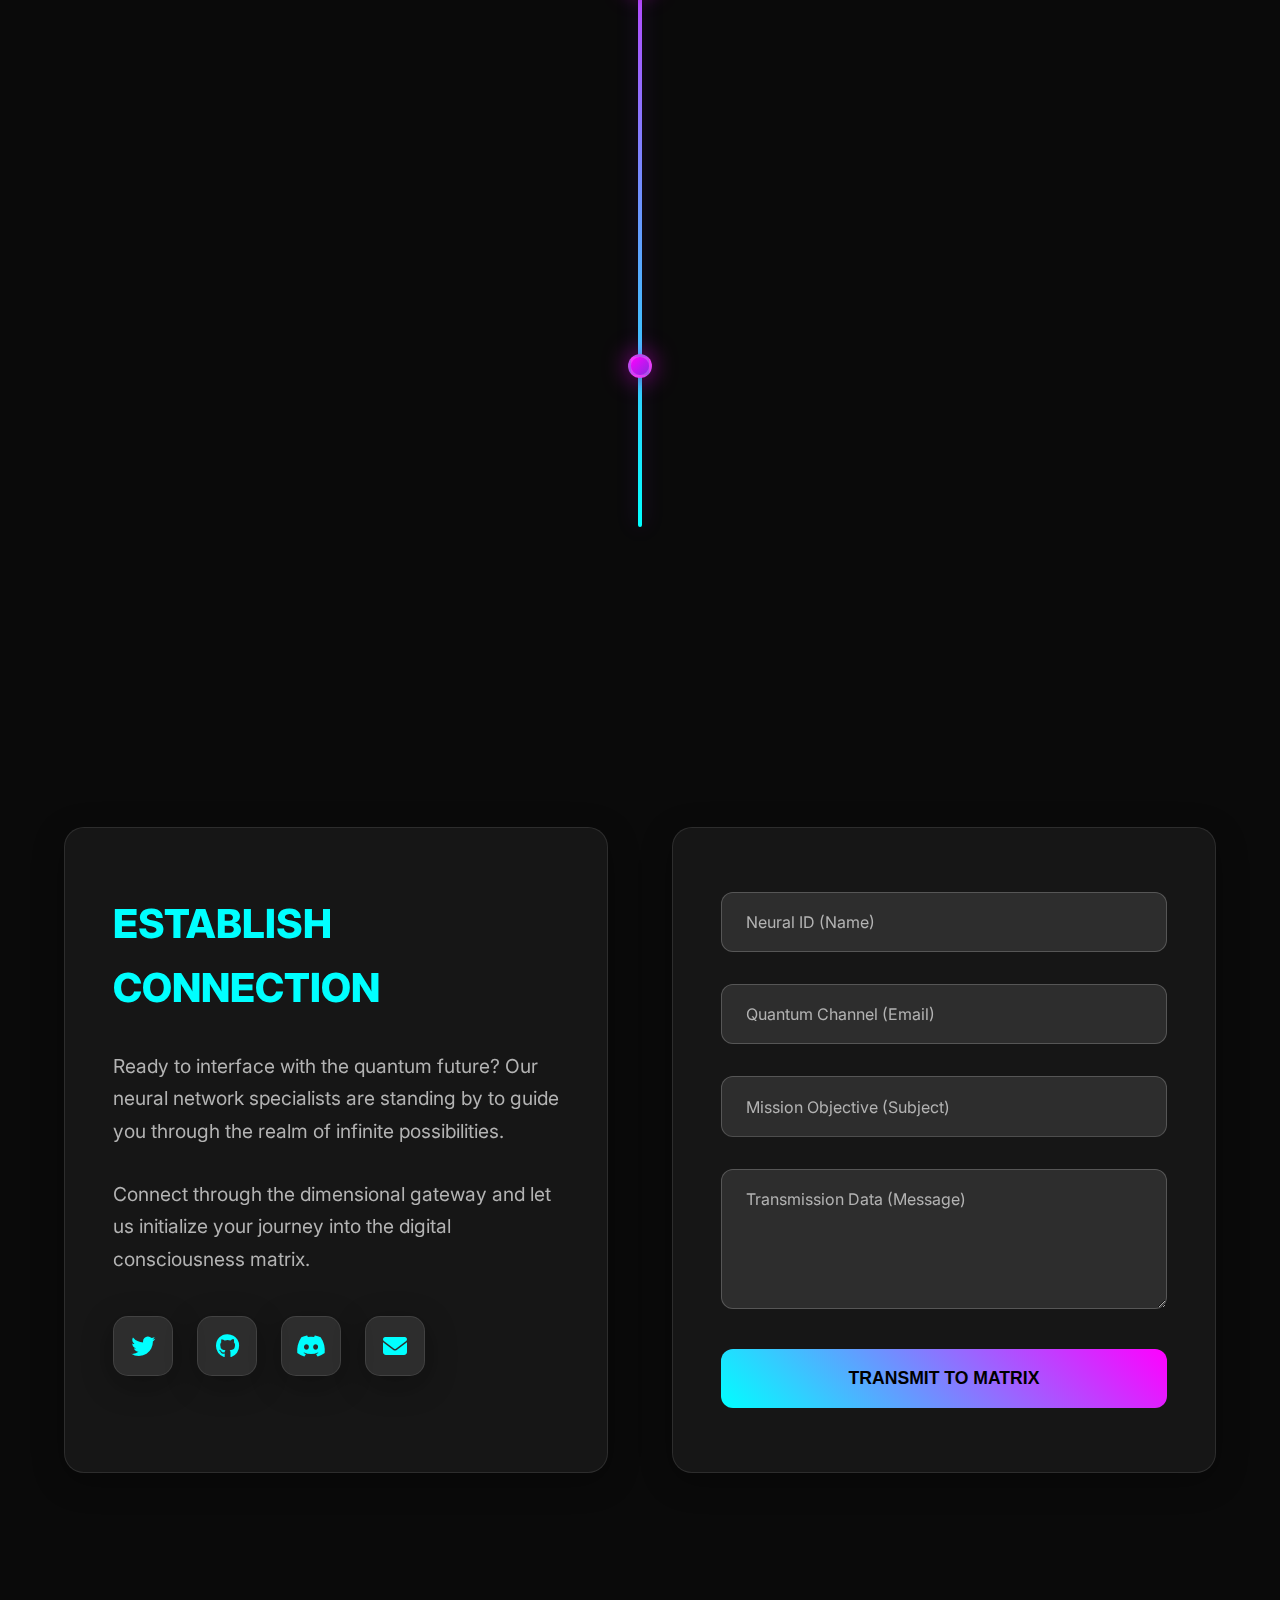
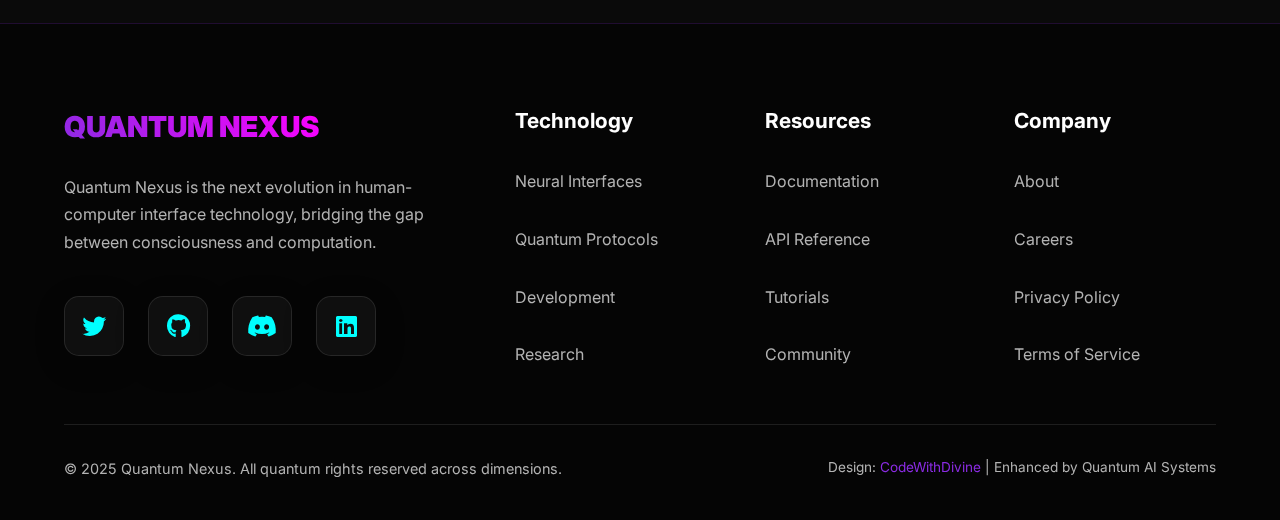
<file: components/quantum_nexus/index.html>
<!DOCTYPE html>
<html lang="en">
<head>
    <meta charset="UTF-8">
    <meta name="viewport" content="width=device-width, initial-scale=1.0">
    <title>Quantum Nexus - Advanced Neural Interface</title>
    <link rel="preconnect" href="https://fonts.googleapis.com">
    <link rel="preconnect" href="https://fonts.gstatic.com" crossorigin>
    <link href="https://fonts.googleapis.com/css2?family=Inter:wght@300;400;500;600;700;800;900&display=swap" rel="stylesheet">
    <link rel="stylesheet" href="https://cdnjs.cloudflare.com/ajax/libs/font-awesome/6.4.0/css/all.min.css">

    <link rel="stylesheet" type="text/css" href="assets/css/style.css">
</head>
<body>
    <!-- Quantum Background -->
    <div class="quantum-background"></div>
    
    <!-- Quantum Particles -->
    <div class="quantum-particles" id="particles"></div>

    <!-- Header -->
    <header class="glass">
        <nav>
            <a href="#home" class="logo">
                <svg class="logo-icon" viewBox="0 0 100 100" xmlns="http://www.w3.org/2000/svg">
                    <defs>
                        <linearGradient id="logoGradient" x1="0%" y1="0%" x2="100%" y2="100%">
                            <stop offset="0%" style="stop-color:var(--primary)"/>
                            <stop offset="50%" style="stop-color:var(--secondary)"/>
                            <stop offset="100%" style="stop-color:var(--accent)"/>
                        </linearGradient>
                    </defs>
                    <path d="M50,20 L70,40 L70,60 L50,80 L30,60 L30,40 Z" fill="url(#logoGradient)" opacity="0.8">
                        <animate attributeName="opacity" values="0.8;1;0.8" dur="2s" repeatCount="indefinite"/>
                    </path>
                    <circle cx="50" cy="50" r="15" fill="none" stroke="url(#logoGradient)" stroke-width="3">
                        <animate attributeName="r" values="15;20;15" dur="3s" repeatCount="indefinite"/>
                    </circle>
                </svg>
                QUANTUM NEXUS
            </a>
            <ul class="nav-links">
                <li><a href="#home" class="active">Home</a></li>
                <li><a href="#features">Capabilities</a></li>
                <li><a href="#showcase">Protocols</a></li>
                <li><a href="#timeline">Evolution</a></li>
                <li><a href="#contact">Connect</a></li>
            </ul>
            <div class="mobile-menu-toggle">
                <div class="hamburger-line"></div>
                <div class="hamburger-line"></div>
                <div class="hamburger-line"></div>
            </div>
        </nav>
        <div class="mobile-nav">
            <a href="#home" class="active">Home</a>
            <a href="#features">Capabilities</a>
            <a href="#showcase">Protocols</a>
            <a href="#timeline">Evolution</a>
            <a href="#contact">Connect</a>
        </div>
    </header>

    <!-- Section 1: Hero -->
    <section class="hero" id="home">
        <div class="hero-content">
            <div class="hero-subtitle">Welcome to the Quantum Realm</div>
            <h1 class="glitch-text" data-text="QUANTUM NEXUS">QUANTUM NEXUS</h1>
            
            <div class="hero-description">
                <p>Experience the next evolution in human-computer interface technology. Quantum Nexus bridges the gap between consciousness and computation, creating seamless integration between mind and machine.</p>
            </div>

            <div class="hero-stats">
                <div class="hero-stat glass">
                    <span class="hero-stat-number">99.9%</span>
                    <span class="hero-stat-label">Neural Sync</span>
                </div>
                <div class="hero-stat glass">
                    <span class="hero-stat-number">∞</span>
                    <span class="hero-stat-label">Processing</span>
                </div>
                <div class="hero-stat glass">
                    <span class="hero-stat-number">0.001ms</span>
                    <span class="hero-stat-label">Latency</span>
                </div>
                <div class="hero-stat glass">
                    <span class="hero-stat-number">24/7</span>
                    <span class="hero-stat-label">Uptime</span>
                </div>
            </div>
            
            <div class="cta-buttons">
                <a href="#features" class="cta-button">
                    <i class="fas fa-brain"></i>
                    Initialize Interface
                </a>
                <a href="#showcase" class="cta-button secondary">
                    <i class="fas fa-code"></i>
                    Explore Protocols
                </a>
            </div>
        </div>
    </section>

    <!-- Section 2: Advanced Features -->
    <section class="features" id="features">
        <div class="container">
            <h2 class="section-title">QUANTUM CAPABILITIES</h2>
            <div class="features-grid">
                <div class="feature-card glass">
                    <div class="feature-icon">
                        <i class="fas fa-brain"></i>
                    </div>
                    <h3>Neural Processing</h3>
                    <p>Advanced AI interfaces adapt to your consciousness patterns, creating personalized experiences that evolve with your neural pathways in real-time.</p>
                </div>
                
                <div class="feature-card glass">
                    <div class="feature-icon">
                        <i class="fas fa-bolt"></i>
                    </div>
                    <h3>Quantum Speed</h3>
                    <p>Instantaneous data processing through quantum tunneling algorithms, delivering response times that exist outside conventional spacetime constraints.</p>
                </div>
                
                <div class="feature-card glass">
                    <div class="feature-icon">
                        <i class="fas fa-layer-group"></i>
                    </div>
                    <h3>Dimensional Sync</h3>
                    <p>Seamless synchronization across multiple reality layers, ensuring your digital presence remains consistent throughout parallel dimensions.</p>
                </div>
                
                <div class="feature-card glass">
                    <div class="feature-icon">
                        <i class="fas fa-shield-alt"></i>
                    </div>
                    <h3>Quantum Security</h3>
                    <p>Unbreakable encryption protocols using quantum key distribution, ensuring your neural data remains secure across all dimensions.</p>
                </div>
            </div>
        </div>
    </section>

    <!-- Section 3: Hexagonal Showcase -->
    <section class="showcase" id="showcase">
        <div class="container">
            <h2 class="section-title">MATRIX PROTOCOLS</h2>
            <div class="hexagon-container">
                <div class="hexagon">
                    <div class="hexagon-inner glass">
                        <div class="hexagon-icon"><i class="fas fa-cube"></i></div>
                        <h4>Holographic UI</h4>
                        <p>3D interfaces projected into reality space with full spatial awareness</p>
                    </div>
                </div>
                <div class="hexagon">
                    <div class="hexagon-inner glass">
                        <div class="hexagon-icon"><i class="fas fa-shield-alt"></i></div>
                        <h4>Quantum Security</h4>
                        <p>Unbreakable encryption using quantum entanglement principles</p>
                    </div>
                </div>
                <div class="hexagon">
                    <div class="hexagon-inner glass">
                        <div class="hexagon-icon"><i class="fas fa-rocket"></i></div>
                        <h4>Warp Navigation</h4>
                        <p>Instant travel between data nodes using quantum tunneling</p>
                    </div>
                </div>
                <div class="hexagon">
                    <div class="hexagon-inner glass">
                        <div class="hexagon-icon"><i class="fas fa-gem"></i></div>
                        <h4>Crystal Storage</h4>
                        <p>Infinite capacity data crystals using quantum superposition</p>
                    </div>
                </div>
            </div>
        </div>
    </section>

    <!-- Section 4: Timeline -->
    <section class="timeline" id="timeline">
        <div class="container">
            <h2 class="section-title">EVOLUTION TIMELINE</h2>
            <div class="timeline-container">
                <div class="timeline-item">
                    <div class="timeline-content glass">
                        <div class="timeline-year">2024</div>
                        <h4>Genesis Protocol</h4>
                        <p>Quantum Nexus is established as the leading neural interface technology, featuring advanced cyberpunk aesthetics with a striking purple, cyan, and magenta color palette.</p>
                    </div>
                    <div class="timeline-dot"></div>
                </div>
                
                <div class="timeline-item">
                    <div class="timeline-content glass">
                        <div class="timeline-year">2025</div>
                        <h4>Matrix Integration</h4>
                        <p>Full integration with quantum computing systems allows for real-time neural pattern analysis and predictive consciousness modeling.</p>
                    </div>
                    <div class="timeline-dot"></div>
                </div>
                
                <div class="timeline-item">
                    <div class="timeline-content glass">
                        <div class="timeline-year">2026</div>
                        <h4>Quantum Leap</h4>
                        <p>Breakthrough in dimensional synchronization allows users to maintain consciousness across multiple parallel realities simultaneously.</p>
                    </div>
                    <div class="timeline-dot"></div>
                </div>
                
                <div class="timeline-item">
                    <div class="timeline-content glass">
                        <div class="timeline-year">2027</div>
                        <h4>Neural Singularity</h4>
                        <p>Human consciousness successfully merges with quantum AI systems, creating hybrid intelligences that transcend biological limitations.</p>
                    </div>
                    <div class="timeline-dot"></div>
                </div>
            </div>
        </div>
    </section>

    <!-- Section 5: Contact -->
    <section class="contact" id="contact">
        <div class="container">
            <div class="contact-container">
                <div class="contact-info glass">
                    <h3>ESTABLISH CONNECTION</h3>
                    <p>Ready to interface with the quantum future? Our neural network specialists are standing by to guide you through the realm of infinite possibilities.</p>
                    <p>Connect through the dimensional gateway and let us initialize your journey into the digital consciousness matrix.</p>
                    
                    <div class="social-links">
                        <a href="#" class="glass"><i class="fab fa-twitter"></i></a>
                        <a href="#" class="glass"><i class="fab fa-github"></i></a>
                        <a href="#" class="glass"><i class="fab fa-discord"></i></a>
                        <a href="#" class="glass"><i class="fas fa-envelope"></i></a>
                    </div>
                </div>
                
                <div class="contact-form glass">
                    <div class="form-group">
                        <input type="text" placeholder="Neural ID (Name)" required>
                    </div>
                    <div class="form-group">
                        <input type="email" placeholder="Quantum Channel (Email)" required>
                    </div>
                    <div class="form-group">
                        <input type="text" placeholder="Mission Objective (Subject)" required>
                    </div>
                    <div class="form-group">
                        <textarea rows="5" placeholder="Transmission Data (Message)" required></textarea>
                    </div>
                    <button type="submit" class="submit-btn">TRANSMIT TO MATRIX</button>
                </div>
            </div>
        </div>
    </section>

    <!-- Footer -->
    <footer>
        <div class="container">
            <div class="footer-content">
                <div class="footer-grid">
                    <div class="footer-about">
                        <div class="footer-logo">QUANTUM NEXUS</div>
                        <p>Quantum Nexus is the next evolution in human-computer interface technology, bridging the gap between consciousness and computation.</p>
                        <div class="social-links">
                            <a href="#" class="glass"><i class="fab fa-twitter"></i></a>
                            <a href="#" class="glass"><i class="fab fa-github"></i></a>
                            <a href="#" class="glass"><i class="fab fa-discord"></i></a>
                            <a href="#" class="glass"><i class="fab fa-linkedin"></i></a>
                        </div>
                    </div>
                    
                    <div class="footer-links-container">
                        <h4 class="footer-heading">Technology</h4>
                        <div class="footer-links">
                            <a href="#features">Neural Interfaces</a>
                            <a href="#showcase">Quantum Protocols</a>
                            <a href="#timeline">Development</a>
                            <a href="#">Research</a>
                        </div>
                    </div>
                    
                    <div class="footer-links-container">
                        <h4 class="footer-heading">Resources</h4>
                        <div class="footer-links">
                            <a href="#">Documentation</a>
                            <a href="#">API Reference</a>
                            <a href="#">Tutorials</a>
                            <a href="#">Community</a>
                        </div>
                    </div>
                    
                    <div class="footer-links-container">
                        <h4 class="footer-heading">Company</h4>
                        <div class="footer-links">
                            <a href="#">About</a>
                            <a href="#">Careers</a>
                            <a href="#">Privacy Policy</a>
                            <a href="#">Terms of Service</a>
                        </div>
                    </div>
                </div>
                
                <div class="footer-bottom">
                    <div class="footer-copyright">
                        <p>&copy; 2025 Quantum Nexus. All quantum rights reserved across dimensions.</p>
                    </div>
                    <div class="footer-design">
                        <p>Design: <a href="#" target="_blank" rel="nofollow noopener">CodeWithDivine</a> | Enhanced by Quantum AI Systems</p>
                    </div>
                </div>
            </div>
        </div>
    </footer>

    <script src="assets/js/script.js"></script>
</body>
</html>
</file>
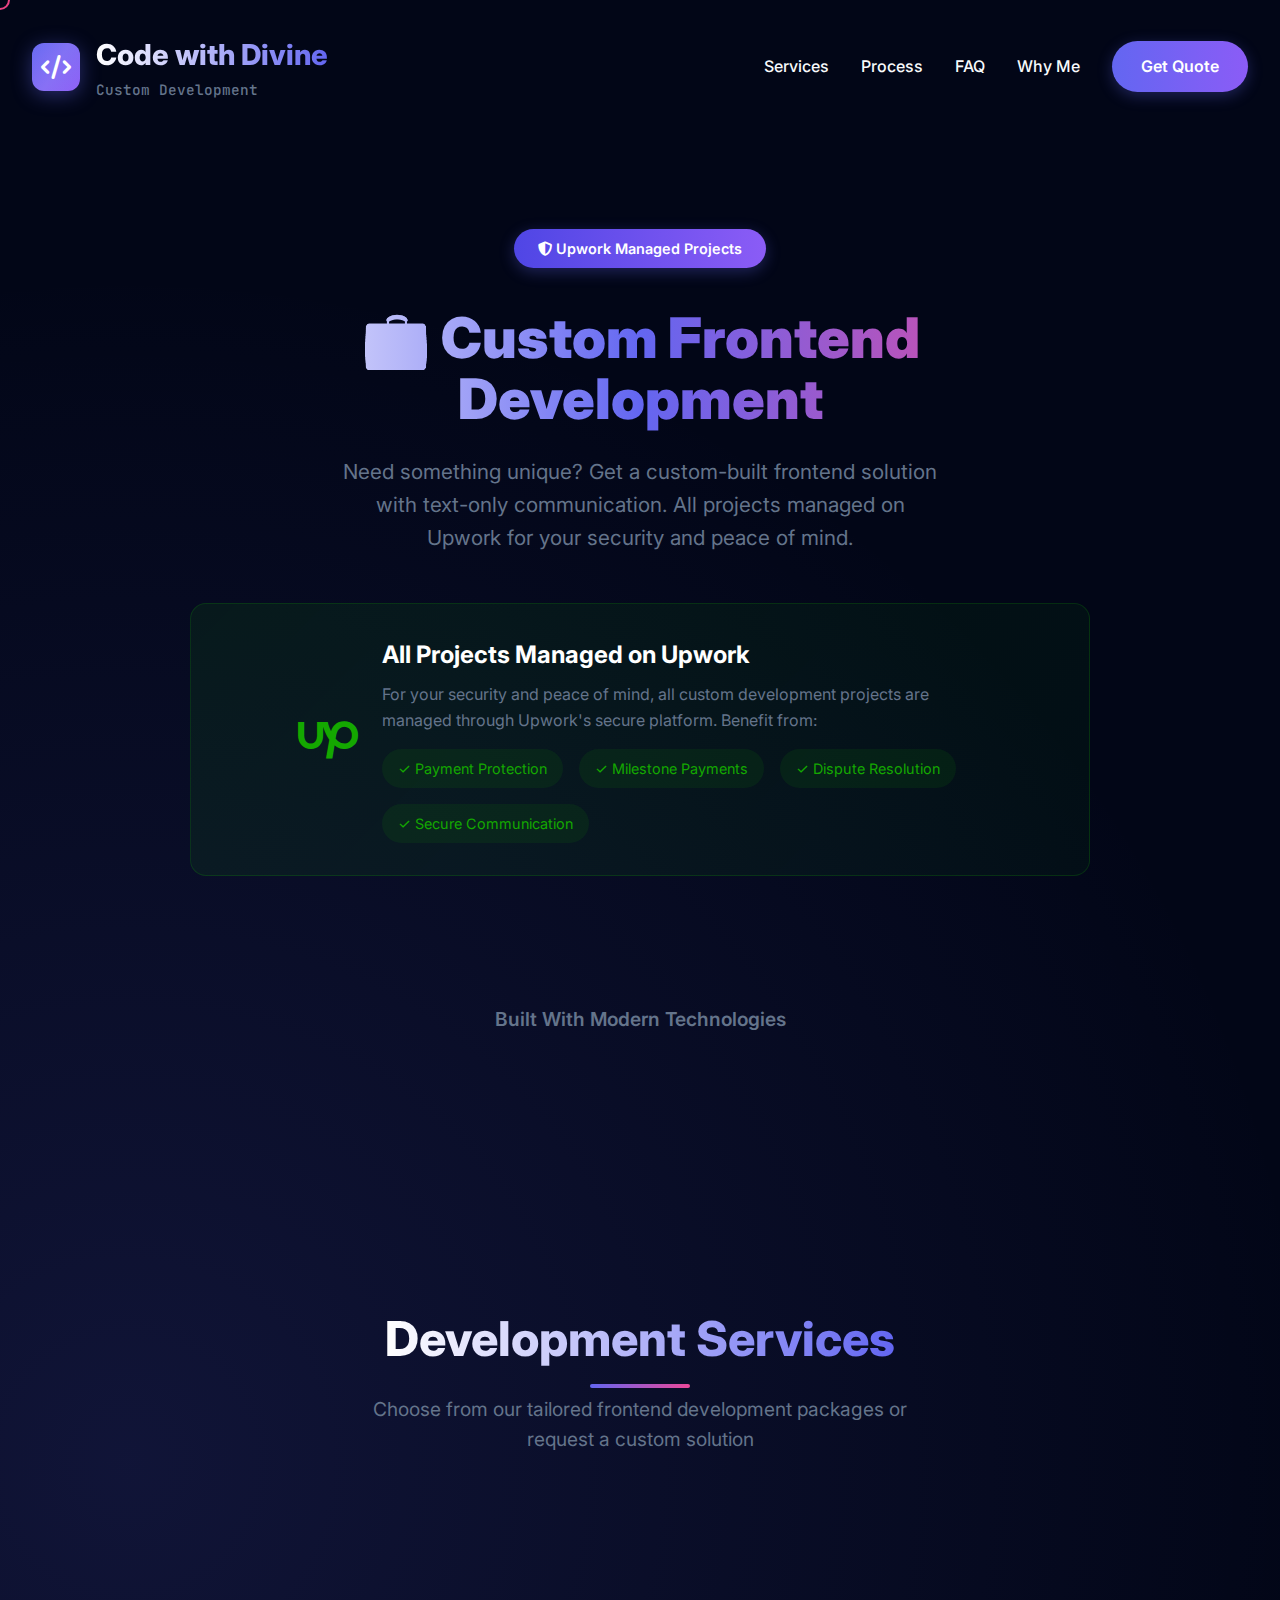
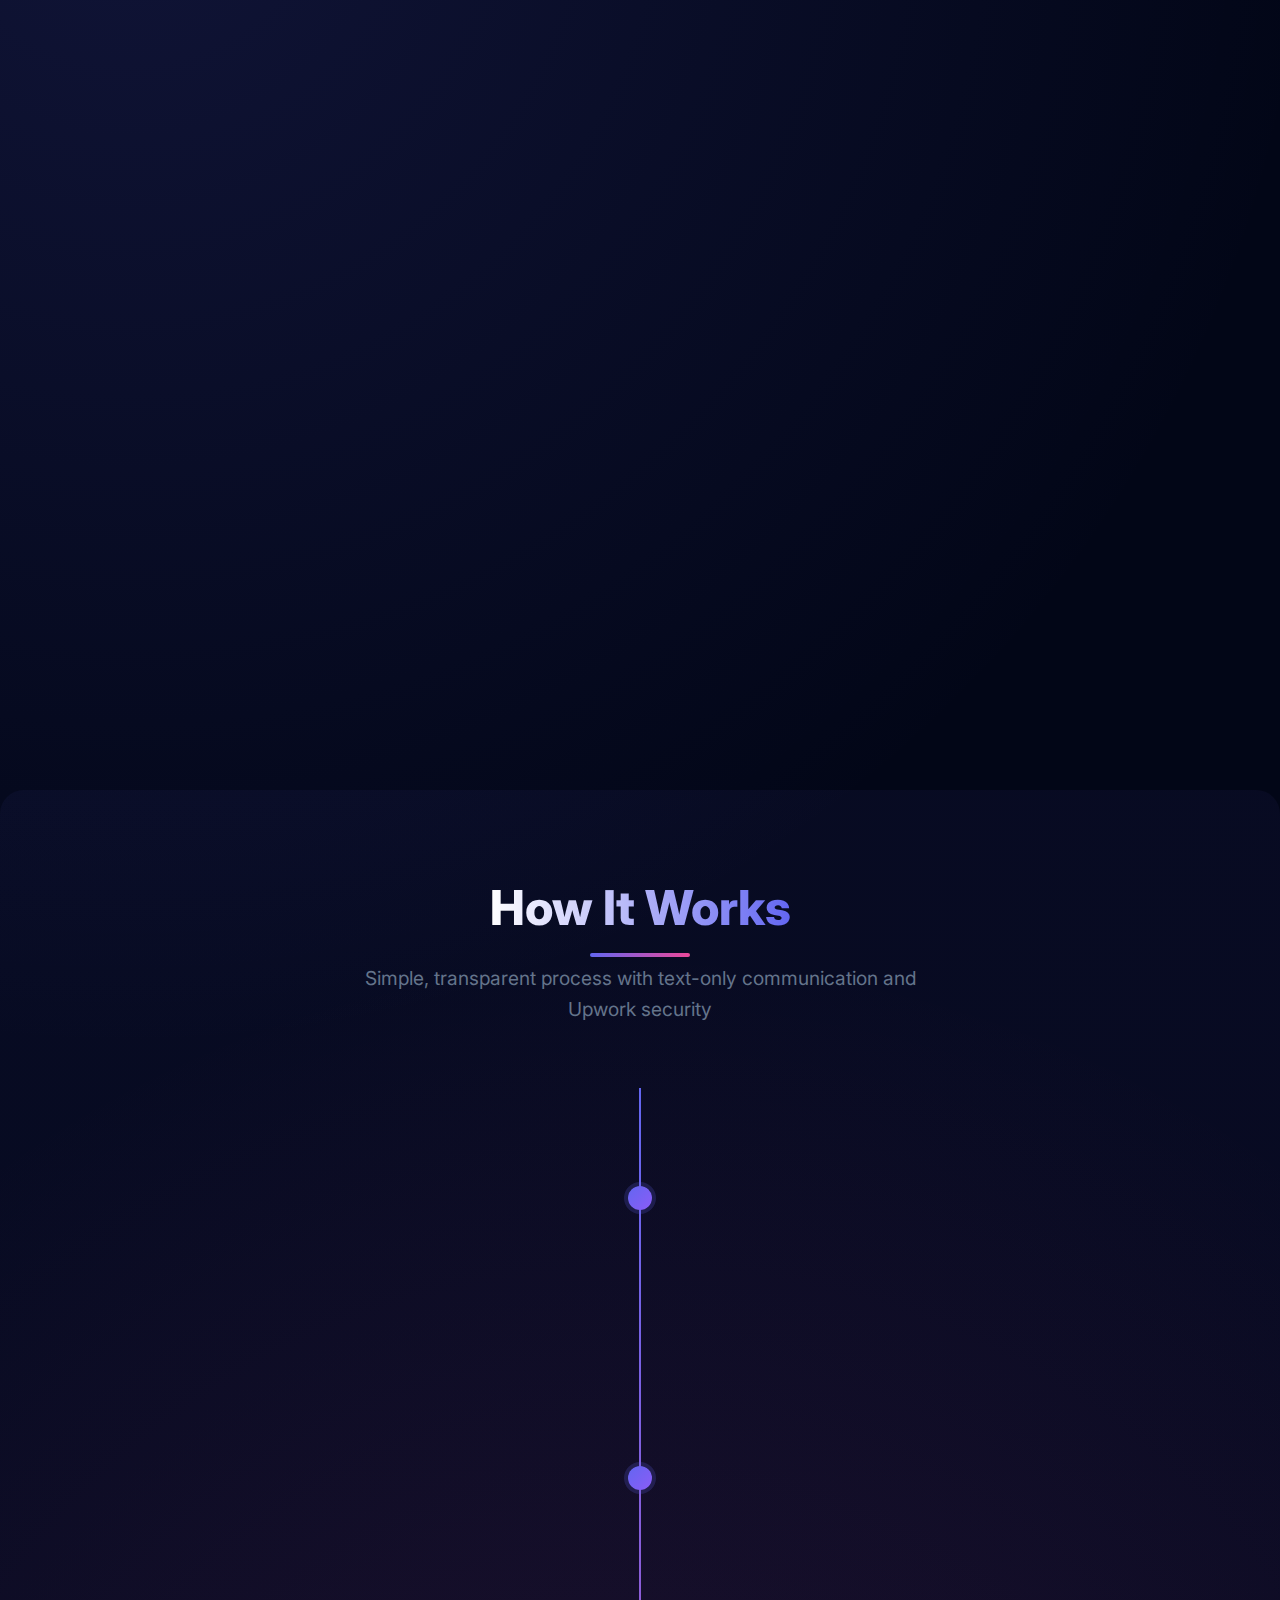
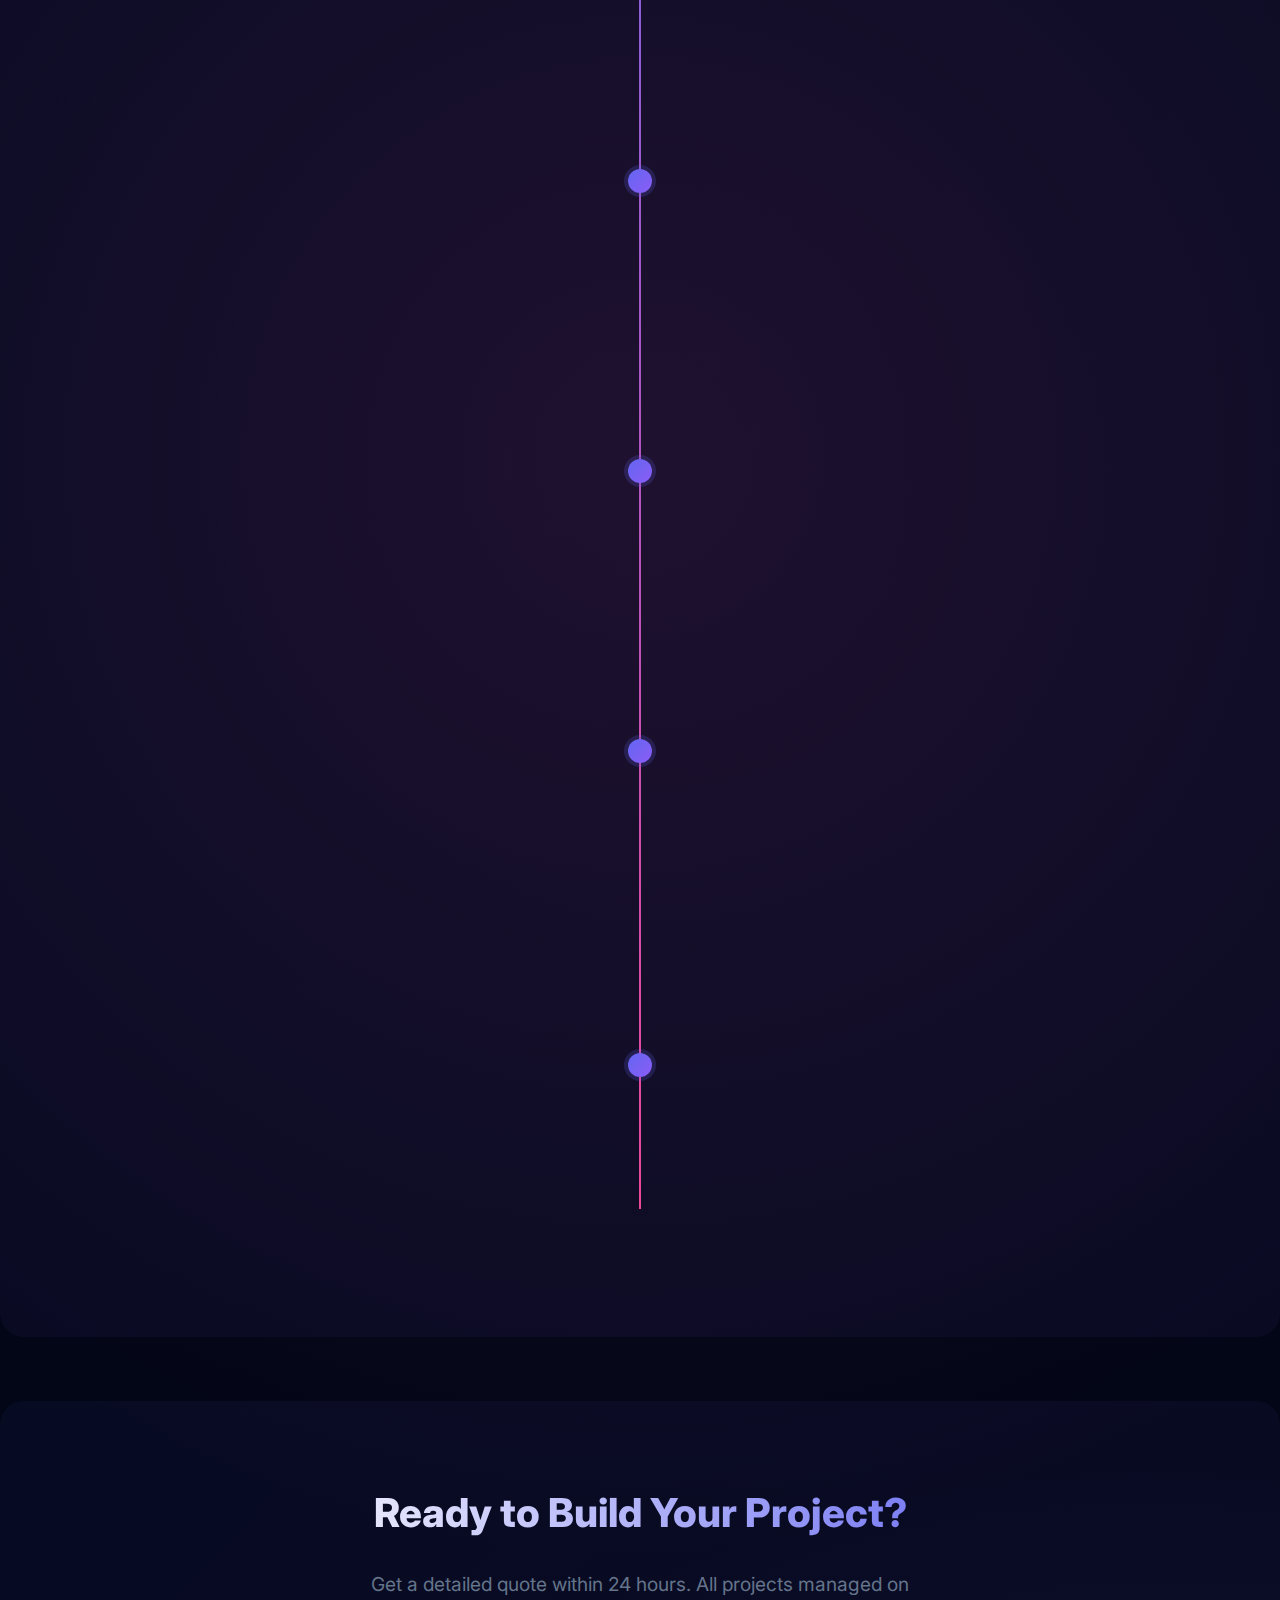
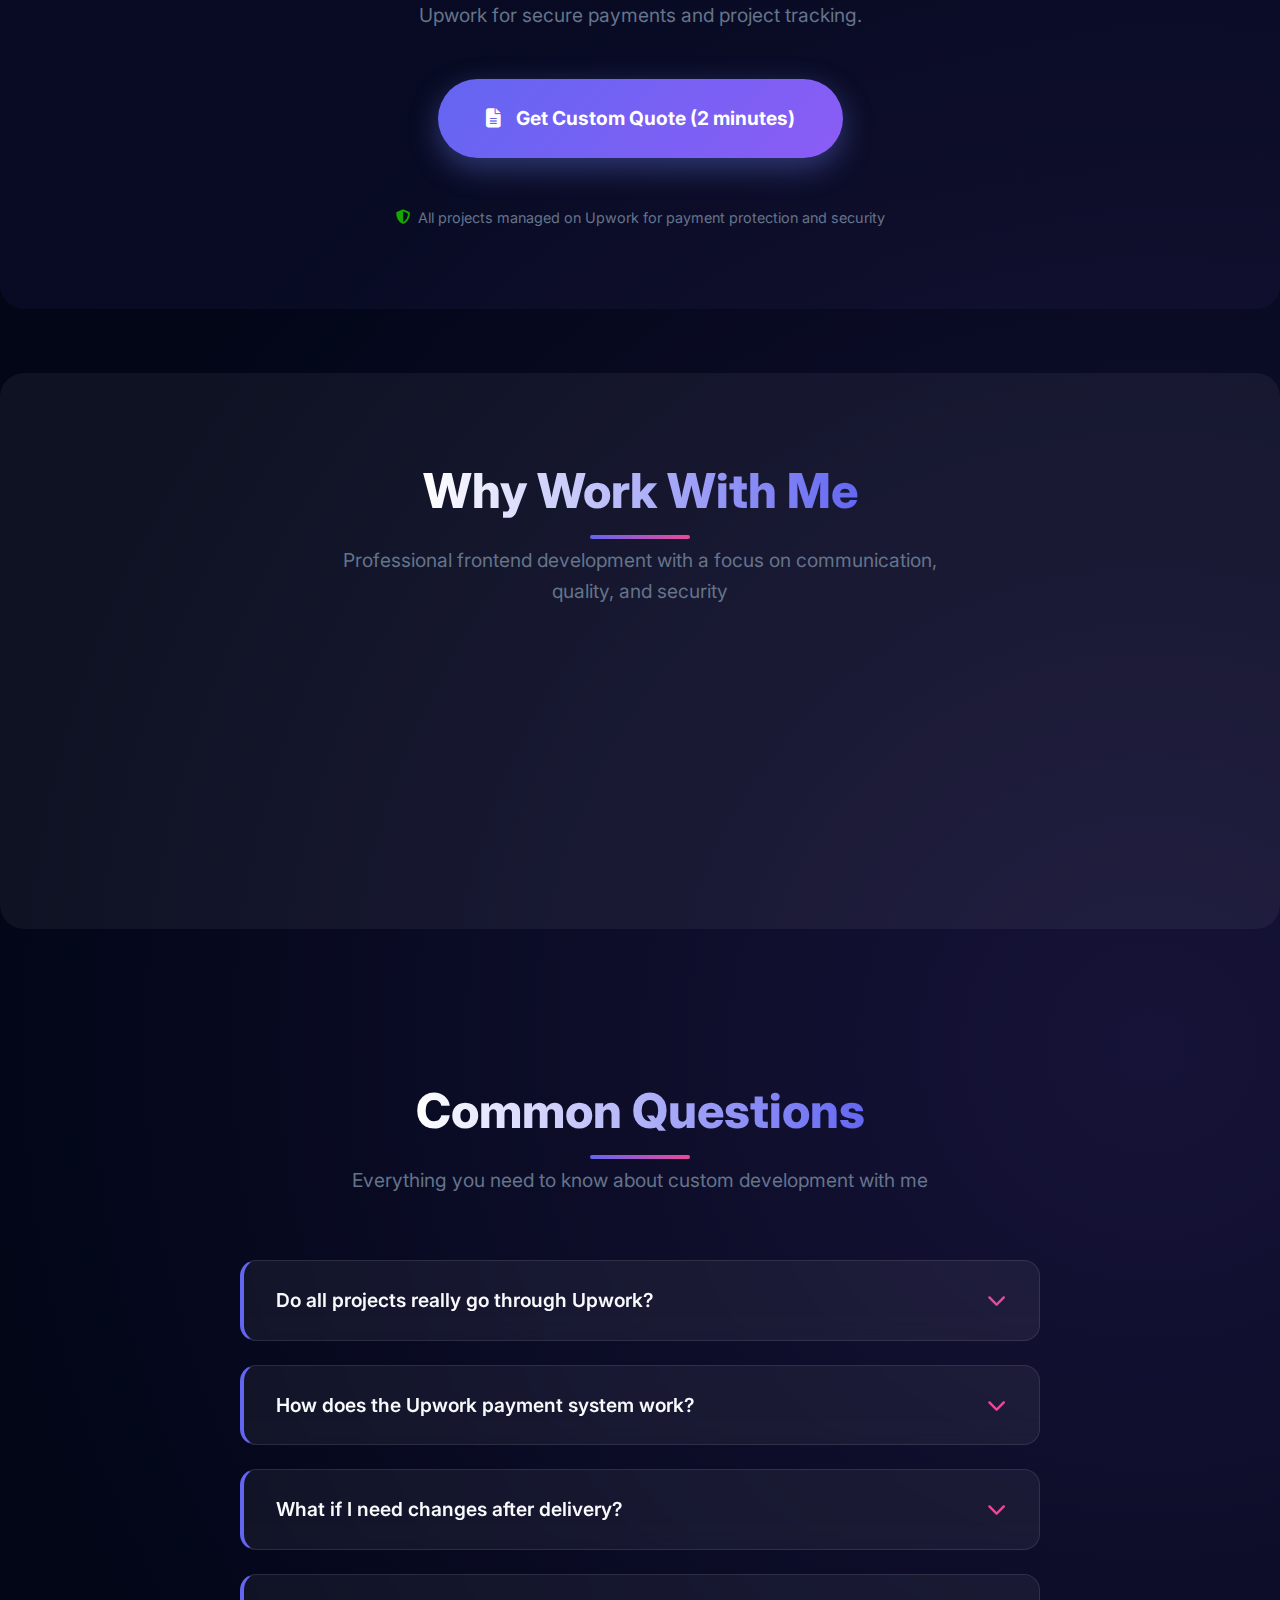
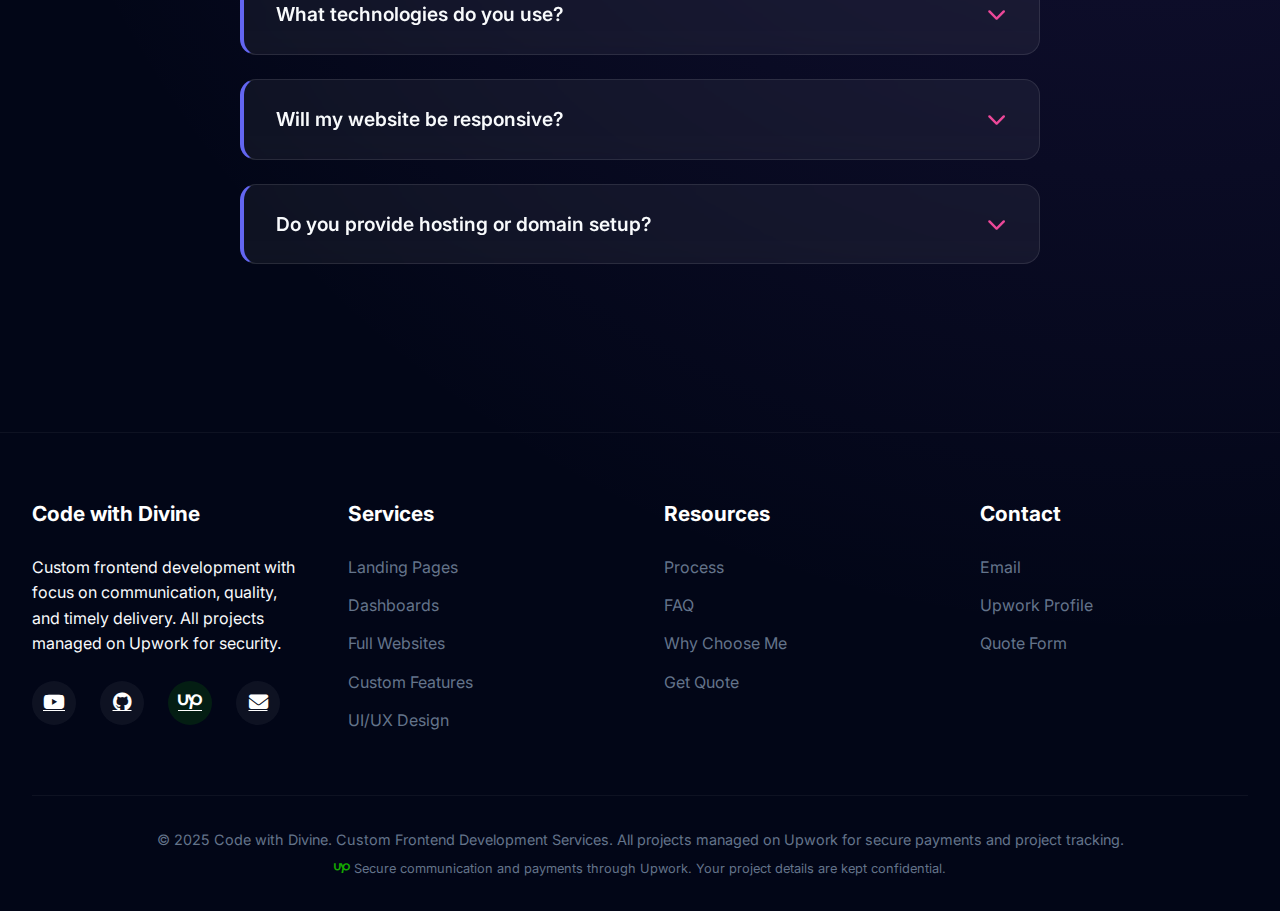
<file: services.html>
<!DOCTYPE html>
<html lang="en">
<head>
    <meta charset="UTF-8">
    <meta name="viewport" content="width=device-width, initial-scale=1.0">
    <title>Code with Divine | Custom Development Services</title>
    <!-- FAVICON ADDED HERE -->
    <link rel="icon" type="image/x-icon" href="/favicon.ico">
    <link rel="stylesheet" href="https://cdnjs.cloudflare.com/ajax/libs/font-awesome/6.4.0/css/all.min.css">
    <link rel="preconnect" href="https://fonts.googleapis.com">
    <link rel="preconnect" href="https://fonts.gstatic.com" crossorigin>
    <link href="https://fonts.googleapis.com/css2?family=Inter:wght@300;400;500;600;700;800;900&family=JetBrains+Mono:wght@300;400;500;600&display=swap" rel="stylesheet">
    <style>
        :root {
            --primary: #6366f1;
            --primary-dark: #4f46e5;
            --secondary: #8b5cf6;
            --accent: #ec4899;
            --accent-glow: rgba(236, 72, 153, 0.4);
            --dark: #0f172a;
            --darker: #020617;
            --light: #f8fafc;
            --gray: #64748b;
            --gray-dark: #334155;
            --success: #10b981;
            --upwork: #14a800;
            --code-bg: #1e293b;
            --glass: rgba(255, 255, 255, 0.05);
            --glass-border: rgba(255, 255, 255, 0.1);
            --glass-shadow: 0 8px 32px rgba(0, 0, 0, 0.2);
            --transition: all 0.4s cubic-bezier(0.175, 0.885, 0.32, 1.1);
            --transition-fast: all 0.2s ease;
            --border-radius: 16px;
            --border-radius-lg: 24px;
        }

        * {
            margin: 0;
            padding: 0;
            box-sizing: border-box;
        }

        html {
            scroll-behavior: smooth;
        }

        body {
            font-family: 'Inter', sans-serif;
            background-color: var(--darker);
            color: var(--light);
            line-height: 1.6;
            overflow-x: hidden;
            background-image: 
                radial-gradient(circle at 10% 20%, rgba(99, 102, 241, 0.15) 0%, transparent 20%),
                radial-gradient(circle at 90% 80%, rgba(139, 92, 246, 0.15) 0%, transparent 20%),
                radial-gradient(circle at 50% 50%, rgba(236, 72, 153, 0.1) 0%, transparent 30%);
            min-height: 100vh;
        }

        .cursor {
            width: 20px;
            height: 20px;
            border: 2px solid var(--accent);
            border-radius: 50%;
            position: fixed;
            pointer-events: none;
            z-index: 9999;
            transform: translate(-50%, -50%);
            transition: transform 0.1s, width 0.3s, height 0.3s, background-color 0.3s;
            mix-blend-mode: difference;
        }

        .cursor.hover {
            width: 40px;
            height: 40px;
            background-color: rgba(236, 72, 153, 0.2);
        }

        .container {
            width: 100%;
            max-width: 1400px;
            margin: 0 auto;
            padding: 0 2rem;
        }

        /* Header & Navigation */
        header {
            padding: 2rem 0;
            position: relative;
            z-index: 100;
        }

        .nav-container {
            display: flex;
            justify-content: space-between;
            align-items: center;
        }

        .logo {
            display: flex;
            align-items: center;
            gap: 1rem;
            text-decoration: none;
            color: white;
        }

        .logo-icon {
            width: 48px;
            height: 48px;
            background: linear-gradient(135deg, var(--primary), var(--secondary));
            border-radius: 12px;
            display: flex;
            align-items: center;
            justify-content: center;
            font-size: 1.5rem;
            box-shadow: 0 4px 20px rgba(99, 102, 241, 0.4);
            position: relative;
            overflow: hidden;
        }

        .logo-icon::after {
            content: '';
            position: absolute;
            top: -50%;
            left: -50%;
            width: 200%;
            height: 200%;
            background: linear-gradient(to right, transparent, rgba(255, 255, 255, 0.1), transparent);
            transform: rotate(30deg);
            animation: shine 3s infinite linear;
        }

        @keyframes shine {
            0% { transform: translateX(-100%) translateY(-100%) rotate(30deg); }
            100% { transform: translateX(100%) translateY(100%) rotate(30deg); }
        }

        .logo-text {
            display: flex;
            flex-direction: column;
        }

        .logo-main {
            font-size: 1.8rem;
            font-weight: 800;
            background: linear-gradient(to right, #fff, var(--primary));
            -webkit-background-clip: text;
            background-clip: text;
            color: transparent;
        }

        .logo-sub {
            font-size: 0.9rem;
            color: var(--gray);
            font-weight: 500;
            font-family: 'JetBrains Mono', monospace;
        }

        /* HAMBURGER MENU BUTTON */
        .hamburger-menu {
            display: none;
            flex-direction: column;
            justify-content: space-between;
            width: 30px;
            height: 24px;
            background: transparent;
            border: none;
            cursor: pointer;
            padding: 0;
            z-index: 101;
        }

        .hamburger-menu span {
            width: 100%;
            height: 3px;
            background: linear-gradient(90deg, var(--primary), var(--secondary));
            border-radius: 2px;
            transition: var(--transition);
        }

        .hamburger-menu.active span:nth-child(1) {
            transform: translateY(10.5px) rotate(45deg);
        }

        .hamburger-menu.active span:nth-child(2) {
            opacity: 0;
        }

        .hamburger-menu.active span:nth-child(3) {
            transform: translateY(-10.5px) rotate(-45deg);
        }

        .nav-links {
            display: flex;
            gap: 2rem;
            align-items: center;
        }

        .nav-link {
            color: var(--light);
            text-decoration: none;
            font-weight: 500;
            position: relative;
            padding: 0.5rem 0;
            transition: var(--transition-fast);
        }

        .nav-link::after {
            content: '';
            position: absolute;
            bottom: 0;
            left: 0;
            width: 0;
            height: 2px;
            background: linear-gradient(to right, var(--primary), var(--accent));
            transition: width 0.3s ease;
        }

        .nav-link:hover::after {
            width: 100%;
        }

        .nav-link:hover {
            color: white;
        }

        .nav-cta {
            background: linear-gradient(90deg, var(--primary), var(--secondary));
            color: white;
            padding: 0.8rem 1.8rem;
            border-radius: 50px;
            font-weight: 600;
            text-decoration: none;
            transition: var(--transition);
            box-shadow: 0 4px 15px rgba(99, 102, 241, 0.3);
        }

        .nav-cta:hover {
            transform: translateY(-3px);
            box-shadow: 0 8px 25px rgba(99, 102, 241, 0.4);
        }

        /* Upwork Badge */
        .upwork-badge {
            display: inline-flex;
            align-items: center;
            gap: 0.5rem;
            background: rgba(20, 168, 0, 0.15);
            border: 1px solid rgba(20, 168, 0, 0.3);
            color: #14a800;
            padding: 0.5rem 1rem;
            border-radius: 50px;
            font-weight: 600;
            font-size: 0.9rem;
            margin-left: 1rem;
            vertical-align: middle;
        }

        /* Service Hero Section */
        .service-hero {
            padding: 6rem 0 3rem;
            position: relative;
            overflow: hidden;
        }

        .service-hero-content {
            max-width: 900px;
            margin: 0 auto;
            text-align: center;
            position: relative;
            z-index: 2;
        }

        .service-badge {
            display: inline-block;
            background: linear-gradient(90deg, var(--primary-dark), var(--secondary));
            color: white;
            padding: 0.5rem 1.5rem;
            border-radius: 50px;
            font-size: 0.9rem;
            font-weight: 600;
            margin-bottom: 2rem;
            position: relative;
            overflow: hidden;
            box-shadow: 0 4px 15px rgba(99, 102, 241, 0.3);
        }

        .service-badge::after {
            content: '';
            position: absolute;
            top: 0;
            left: -100%;
            width: 100%;
            height: 100%;
            background: linear-gradient(90deg, transparent, rgba(255, 255, 255, 0.2), transparent);
            animation: badgeShine 3s infinite;
        }

        @keyframes badgeShine {
            0% { left: -100%; }
            100% { left: 100%; }
        }

        .service-title {
            font-size: 3.5rem;
            font-weight: 900;
            line-height: 1.1;
            margin-bottom: 1.5rem;
            background: linear-gradient(to right, #fff, var(--primary), var(--accent));
            -webkit-background-clip: text;
            background-clip: text;
            color: transparent;
            position: relative;
        }

        .service-subtitle {
            font-size: 1.3rem;
            color: var(--gray);
            max-width: 600px;
            margin: 0 auto 3rem;
        }

        /* Tech Stack Logos */
        .tech-stack-section {
            padding: 2rem 0 4rem;
            text-align: center;
        }

        .tech-stack-title {
            font-size: 1.2rem;
            color: var(--gray);
            margin-bottom: 1.5rem;
            font-weight: 600;
        }

        .tech-stack-grid {
            display: flex;
            justify-content: center;
            gap: 2rem;
            flex-wrap: wrap;
            margin-top: 2rem;
        }

        .tech-logo {
            display: flex;
            flex-direction: column;
            align-items: center;
            gap: 0.8rem;
            transition: var(--transition);
        }

        .tech-logo:hover {
            transform: translateY(-5px);
        }

        .tech-icon {
            width: 70px;
            height: 70px;
            background: var(--glass);
            border: 1px solid var(--glass-border);
            border-radius: 16px;
            display: flex;
            align-items: center;
            justify-content: center;
            font-size: 2.5rem;
            transition: var(--transition);
        }

        .tech-logo:hover .tech-icon {
            background: rgba(99, 102, 241, 0.1);
            border-color: rgba(99, 102, 241, 0.3);
            box-shadow: 0 10px 20px rgba(99, 102, 241, 0.2);
        }

        .tech-name {
            font-size: 0.9rem;
            font-weight: 600;
            color: var(--light);
        }

        .tech-logo.html .tech-icon {
            color: #e34f26;
        }

        .tech-logo.css .tech-icon {
            color: #1572b6;
        }

        .tech-logo.js .tech-icon {
            color: #f7df1e;
        }

        .tech-logo.grid .tech-icon {
            color: var(--primary);
        }

        .tech-logo.flexbox .tech-icon {
            color: var(--accent);
        }

        .tech-logo.responsive .tech-icon {
            color: var(--success);
        }

        /* Upwork Security Note */
        .upwork-security {
            background: linear-gradient(135deg, rgba(20, 168, 0, 0.1), rgba(20, 168, 0, 0.05));
            border: 1px solid rgba(20, 168, 0, 0.2);
            border-radius: var(--border-radius);
            padding: 2rem;
            margin: 3rem 0;
            text-align: center;
        }

        .upwork-security-content {
            display: flex;
            align-items: center;
            justify-content: center;
            gap: 1.5rem;
            flex-wrap: wrap;
        }

        .upwork-logo-large {
            font-size: 3rem;
            color: #14a800;
            display: flex;
            align-items: center;
            gap: 0.5rem;
        }

        .upwork-security-text {
            max-width: 600px;
            text-align: left;
        }

        .upwork-security-text h3 {
            color: white;
            margin-bottom: 0.5rem;
            font-size: 1.5rem;
        }

        .upwork-security-text p {
            color: var(--gray);
            margin-bottom: 0.5rem;
        }

        .upwork-features {
            display: flex;
            gap: 1rem;
            margin-top: 1rem;
            flex-wrap: wrap;
        }

        .upwork-feature {
            background: rgba(20, 168, 0, 0.1);
            padding: 0.5rem 1rem;
            border-radius: 50px;
            font-size: 0.9rem;
            color: #14a800;
        }

        /* Services Grid Section */
        .services-section {
            padding: 4rem 0;
            position: relative;
        }

        .section-header {
            text-align: center;
            margin-bottom: 4rem;
        }

        .section-title {
            font-size: 3rem;
            font-weight: 800;
            margin-bottom: 1rem;
            background: linear-gradient(to right, #fff, var(--primary));
            -webkit-background-clip: text;
            background-clip: text;
            color: transparent;
            position: relative;
            display: inline-block;
        }

        .section-title::after {
            content: '';
            position: absolute;
            bottom: -10px;
            left: 50%;
            transform: translateX(-50%);
            width: 100px;
            height: 4px;
            background: linear-gradient(to right, var(--primary), var(--accent));
            border-radius: 2px;
        }

        .section-subtitle {
            color: var(--gray);
            font-size: 1.2rem;
            max-width: 600px;
            margin: 0 auto;
        }

        .services-grid {
            display: grid;
            grid-template-columns: repeat(auto-fill, minmax(350px, 1fr));
            gap: 2rem;
            margin-bottom: 4rem;
        }

        @media (min-width: 1200px) {
            .services-grid {
                grid-template-columns: repeat(3, 1fr);
            }
        }

        .service-card {
            background: var(--glass);
            border: 1px solid var(--glass-border);
            backdrop-filter: blur(10px);
            border-radius: var(--border-radius-lg);
            overflow: hidden;
            transition: var(--transition);
            position: relative;
            box-shadow: var(--glass-shadow);
            display: flex;
            flex-direction: column;
            height: 100%;
            border-left: 4px solid var(--primary);
        }

        .service-card::before {
            content: '';
            position: absolute;
            top: 0;
            left: 0;
            width: 100%;
            height: 100%;
            background: linear-gradient(135deg, rgba(99, 102, 241, 0.1), rgba(139, 92, 246, 0.05));
            z-index: -1;
            opacity: 0;
            transition: opacity 0.5s ease;
        }

        .service-card:hover::before {
            opacity: 1;
        }

        .service-card:hover {
            transform: translateY(-15px);
            border-color: rgba(99, 102, 241, 0.3);
            box-shadow: 0 20px 40px rgba(0, 0, 0, 0.3), 0 0 60px rgba(99, 102, 241, 0.1);
        }

        .service-header {
            padding: 2rem 2rem 1rem;
            position: relative;
            flex: 0 0 auto;
        }

        .service-icon {
            width: 60px;
            height: 60px;
            background: linear-gradient(135deg, var(--primary), var(--secondary));
            border-radius: 14px;
            display: flex;
            align-items: center;
            justify-content: center;
            font-size: 1.8rem;
            margin-bottom: 1.5rem;
            box-shadow: 0 6px 15px rgba(99, 102, 241, 0.3);
        }

        .service-name {
            font-size: 1.5rem;
            font-weight: 700;
            margin-bottom: 0.5rem;
            line-height: 1.2;
            color: white;
        }

        .service-price {
            color: var(--accent);
            font-weight: 600;
            font-size: 1.2rem;
            margin-bottom: 1.5rem;
        }

        .upwork-managed {
            display: flex;
            align-items: center;
            gap: 0.5rem;
            background: rgba(20, 168, 0, 0.1);
            color: #14a800;
            padding: 0.5rem 1rem;
            border-radius: 50px;
            font-size: 0.8rem;
            font-weight: 600;
            margin-top: 0.5rem;
            display: inline-flex;
        }

        .service-features {
            padding: 0 2rem;
            flex: 1;
        }

        .service-features ul {
            list-style: none;
            padding: 0;
        }

        .service-features li {
            color: var(--gray);
            margin-bottom: 0.8rem;
            font-size: 0.95rem;
            position: relative;
            padding-left: 1.8rem;
        }

        .service-features li:before {
            content: '✅';
            position: absolute;
            left: 0;
            top: 0;
            font-size: 0.9rem;
        }

        .service-action {
            padding: 2rem;
            border-top: 1px solid rgba(255, 255, 255, 0.05);
            margin-top: auto;
            flex: 0 0 auto;
            text-align: center;
        }

        /* CTA Section */
        .cta-section {
            padding: 5rem 0;
            position: relative;
            background: linear-gradient(135deg, rgba(99, 102, 241, 0.05), rgba(139, 92, 246, 0.05));
            border-radius: var(--border-radius-lg);
            margin: 4rem 0;
        }

        .cta-container {
            max-width: 800px;
            margin: 0 auto;
            text-align: center;
        }

        .cta-title {
            font-size: 2.5rem;
            font-weight: 800;
            margin-bottom: 1.5rem;
            background: linear-gradient(to right, #fff, var(--primary));
            -webkit-background-clip: text;
            background-clip: text;
            color: transparent;
        }

        .cta-subtitle {
            color: var(--gray);
            font-size: 1.2rem;
            margin-bottom: 3rem;
            max-width: 600px;
            margin-left: auto;
            margin-right: auto;
        }

        .primary-cta {
            display: inline-flex;
            align-items: center;
            gap: 1rem;
            background: linear-gradient(135deg, var(--primary) 0%, var(--secondary) 100%);
            color: white;
            padding: 1.5rem 3rem;
            border-radius: 50px;
            text-decoration: none;
            font-size: 1.2rem;
            font-weight: 700;
            transition: var(--transition);
            box-shadow: 0 10px 30px rgba(102, 126, 234, 0.4);
            margin-bottom: 1.5rem;
        }

        .primary-cta:hover {
            transform: translateY(-5px);
            box-shadow: 0 15px 40px rgba(102, 126, 234, 0.6);
        }

        .upwork-cta {
            display: inline-flex;
            align-items: center;
            gap: 0.8rem;
            background: rgba(20, 168, 0, 0.15);
            color: white;
            padding: 1rem 2rem;
            border-radius: 50px;
            text-decoration: none;
            font-size: 1rem;
            font-weight: 600;
            transition: var(--transition);
            border: 1px solid rgba(20, 168, 0, 0.3);
            margin-top: 1rem;
        }

        .upwork-cta:hover {
            background: rgba(20, 168, 0, 0.25);
            transform: translateY(-3px);
        }

        .cta-note {
            color: var(--gray);
            font-size: 0.9rem;
            display: flex;
            align-items: center;
            justify-content: center;
            gap: 0.5rem;
            margin-top: 1.5rem;
        }

        /* Alternative Contact Methods */
        .alt-contact {
            padding: 3rem 0;
            text-align: center;
        }

        .alt-contact-title {
            font-size: 1.5rem;
            font-weight: 700;
            margin-bottom: 1.5rem;
            color: white;
        }

        .contact-methods {
            display: flex;
            gap: 1.5rem;
            justify-content: center;
            flex-wrap: wrap;
            margin-top: 2rem;
        }

        .contact-btn {
            display: inline-flex;
            align-items: center;
            gap: 0.8rem;
            background: var(--glass);
            border: 1px solid var(--glass-border);
            color: white;
            padding: 1rem 2rem;
            border-radius: 50px;
            text-decoration: none;
            font-weight: 600;
            transition: var(--transition);
        }

        .contact-btn.email {
            background: rgba(85, 85, 85, 0.2);
        }

        .contact-btn.upwork {
            background: rgba(20, 168, 0, 0.15);
            border-color: rgba(20, 168, 0, 0.3);
        }

        .contact-btn:hover {
            transform: translateY(-3px);
            box-shadow: 0 10px 20px rgba(0, 0, 0, 0.2);
        }

        /* Trust Signals Section */
        .trust-section {
            padding: 5rem 0;
            background: var(--glass);
            border-radius: var(--border-radius-lg);
            margin: 4rem 0;
        }

        .trust-grid {
            display: grid;
            grid-template-columns: repeat(auto-fit, minmax(200px, 1fr));
            gap: 2.5rem;
            margin-top: 3rem;
        }

        .trust-item {
            text-align: center;
        }

        .trust-icon {
            font-size: 3rem;
            margin-bottom: 1rem;
            color: var(--accent);
        }

        .trust-title {
            font-size: 1.2rem;
            font-weight: 700;
            margin-bottom: 0.5rem;
            color: white;
        }

        .trust-desc {
            color: var(--gray);
            font-size: 0.9rem;
        }

        /* FAQ Section */
        .faq-section {
            padding: 5rem 0;
        }

        .faq-container {
            max-width: 800px;
            margin: 4rem auto 0;
        }

        .faq-item {
            background: var(--glass);
            border: 1px solid var(--glass-border);
            backdrop-filter: blur(10px);
            border-radius: var(--border-radius);
            margin-bottom: 1.5rem;
            overflow: hidden;
            transition: var(--transition);
            border-left: 4px solid var(--primary);
        }

        .faq-item:hover {
            border-color: rgba(99, 102, 241, 0.3);
        }

        .faq-question {
            padding: 1.5rem 2rem;
            display: flex;
            justify-content: space-between;
            align-items: center;
            cursor: pointer;
            transition: var(--transition);
        }

        .faq-question:hover {
            background: rgba(255, 255, 255, 0.03);
        }

        .faq-question h3 {
            font-size: 1.2rem;
            font-weight: 600;
            color: var(--light);
            margin-right: 2rem;
        }

        .faq-icon {
            color: var(--accent);
            font-size: 1.2rem;
            transition: var(--transition);
            min-width: 20px;
        }

        .faq-answer {
            padding: 0 2rem;
            max-height: 0;
            overflow: hidden;
            transition: max-height 0.5s ease, padding 0.5s ease;
        }

        .faq-answer.active {
            padding: 0 2rem 1.5rem 2rem;
            max-height: 500px;
        }

        .faq-answer p {
            color: var(--gray);
            line-height: 1.7;
        }

        .faq-item.active .faq-icon {
            transform: rotate(180deg);
        }

        /* Process Timeline */
        .process-section {
            padding: 5rem 0;
            background: linear-gradient(135deg, rgba(99, 102, 241, 0.05), rgba(139, 92, 246, 0.05));
            border-radius: var(--border-radius-lg);
            margin: 4rem 0;
        }

        .timeline {
            position: relative;
            max-width: 800px;
            margin: 4rem auto 0;
        }

        .timeline::before {
            content: '';
            position: absolute;
            left: 50%;
            transform: translateX(-50%);
            width: 2px;
            height: 100%;
            background: linear-gradient(to bottom, var(--primary), var(--accent));
        }

        .timeline-item {
            display: flex;
            align-items: center;
            margin-bottom: 3rem;
            position: relative;
        }

        .timeline-item:nth-child(odd) {
            flex-direction: row;
        }

        .timeline-item:nth-child(even) {
            flex-direction: row-reverse;
        }

        .timeline-marker {
            width: 24px;
            height: 24px;
            background: linear-gradient(135deg, var(--primary), var(--secondary));
            border-radius: 50%;
            position: absolute;
            left: 50%;
            transform: translateX(-50%);
            z-index: 2;
            box-shadow: 0 0 0 4px rgba(99, 102, 241, 0.2);
        }

        .timeline-content {
            width: 45%;
            background: var(--glass);
            border: 1px solid var(--glass-border);
            border-radius: var(--border-radius);
            padding: 2rem;
            transition: var(--transition);
        }

        .timeline-item:nth-child(odd) .timeline-content {
            margin-right: auto;
            margin-left: 0;
        }

        .timeline-item:nth-child(even) .timeline-content {
            margin-left: auto;
            margin-right: 0;
        }

        .timeline-content:hover {
            transform: translateY(-5px);
            border-color: rgba(99, 102, 241, 0.3);
        }

        .timeline-step {
            font-size: 2rem;
            margin-bottom: 0.5rem;
            color: var(--accent);
            font-weight: 800;
        }

        .timeline-title {
            font-size: 1.3rem;
            font-weight: 700;
            margin-bottom: 0.8rem;
            color: white;
        }

        .timeline-desc {
            color: var(--gray);
            font-size: 0.95rem;
        }

        /* Footer */
        footer {
            padding: 4rem 0 2rem;
            border-top: 1px solid rgba(255, 255, 255, 0.05);
            margin-top: 4rem;
        }

        .footer-content {
            display: grid;
            grid-template-columns: repeat(auto-fit, minmax(250px, 1fr));
            gap: 3rem;
            margin-bottom: 3rem;
        }

        .footer-column h3 {
            font-size: 1.3rem;
            margin-bottom: 1.5rem;
            color: white;
            font-weight: 700;
        }

        .footer-links {
            list-style: none;
        }

        .footer-links li {
            margin-bottom: 0.8rem;
        }

        .footer-links a {
            color: var(--gray);
            text-decoration: none;
            transition: var(--transition-fast);
        }

        .footer-links a:hover {
            color: white;
            padding-left: 5px;
        }

        .social-links {
            display: flex;
            gap: 1.5rem;
            margin-top: 1.5rem;
        }

        .social-link {
            width: 44px;
            height: 44px;
            background: rgba(255, 255, 255, 0.05);
            border-radius: 50%;
            display: flex;
            align-items: center;
            justify-content: center;
            color: white;
            font-size: 1.2rem;
            transition: var(--transition);
        }

        .social-link:hover {
            background: linear-gradient(135deg, var(--primary), var(--secondary));
            transform: translateY(-5px);
        }

        .footer-bottom {
            text-align: center;
            padding-top: 2rem;
            border-top: 1px solid rgba(255, 255, 255, 0.05);
            color: var(--gray);
            font-size: 0.9rem;
        }

        /* Responsive Design */
        @media (max-width: 1024px) {
            .service-title {
                font-size: 3rem;
            }
            
            .section-title {
                font-size: 2.5rem;
            }
            
            .timeline::before {
                left: 30px;
            }
            
            .timeline-item {
                flex-direction: row !important;
                margin-left: 60px;
            }
            
            .timeline-marker {
                left: 30px;
            }
            
            .timeline-content {
                width: 100%;
            }
        }

        @media (max-width: 768px) {
            .container {
                padding: 0 1.5rem;
            }
            
            .hamburger-menu {
                display: flex;
            }
            
            .nav-links {
                position: fixed;
                top: 0;
                right: -100%;
                width: 80%;
                max-width: 300px;
                height: 100vh;
                background: rgba(15, 23, 42, 0.98);
                backdrop-filter: blur(20px);
                flex-direction: column;
                justify-content: center;
                align-items: center;
                gap: 2rem;
                transition: right 0.4s cubic-bezier(0.175, 0.885, 0.32, 1.1);
                z-index: 100;
                border-left: 1px solid rgba(99, 102, 241, 0.2);
                box-shadow: -10px 0 40px rgba(0, 0, 0, 0.3);
                padding: 2rem;
            }
            
            .nav-links.active {
                right: 0;
            }
            
            .nav-overlay {
                position: fixed;
                top: 0;
                left: 0;
                width: 100%;
                height: 100%;
                background: rgba(2, 6, 23, 0.8);
                backdrop-filter: blur(5px);
                z-index: 99;
                opacity: 0;
                visibility: hidden;
                transition: opacity 0.3s ease;
            }
            
            .nav-overlay.active {
                opacity: 1;
                visibility: visible;
            }
            
            .service-title {
                font-size: 2.5rem;
            }
            
            .services-grid {
                grid-template-columns: 1fr;
            }
            
            .contact-methods {
                flex-direction: column;
                align-items: center;
            }
            
            .primary-cta {
                padding: 1.2rem 2.5rem;
                font-size: 1.1rem;
            }
            
            .tech-stack-grid {
                gap: 1.5rem;
            }
            
            .tech-icon {
                width: 60px;
                height: 60px;
                font-size: 2rem;
            }
            
            .upwork-security-content {
                flex-direction: column;
                text-align: center;
            }
            
            .upwork-security-text {
                text-align: center;
            }
        }

        @media (max-width: 480px) {
            .service-title {
                font-size: 2rem;
            }
            
            .section-title {
                font-size: 2rem;
            }
            
            .service-icon {
                width: 50px;
                height: 50px;
                font-size: 1.5rem;
            }
            
            .primary-cta {
                padding: 1rem 2rem;
                font-size: 1rem;
            }
            
            .contact-btn {
                padding: 0.8rem 1.5rem;
            }
            
            .timeline-content {
                padding: 1.5rem;
            }
            
            .tech-stack-grid {
                gap: 1rem;
            }
            
            .tech-icon {
                width: 50px;
                height: 50px;
                font-size: 1.8rem;
            }
            
            .tech-name {
                font-size: 0.8rem;
            }
        }
    </style>
</head>
<body>
    <!-- Custom Cursor -->
    <div class="cursor"></div>

    <!-- Header -->
    <header>
        <div class="container">
            <nav class="nav-container">
                <a href="#" class="logo">
                    <div class="logo-icon">
                        <i class="fas fa-code"></i>
                    </div>
                    <div class="logo-text">
                        <div class="logo-main">Code with Divine</div>
                        <div class="logo-sub">Custom Development</div>
                    </div>
                </a>
                
                <!-- HAMBURGER MENU BUTTON -->
                <button class="hamburger-menu" id="hamburger-menu">
                    <span></span>
                    <span></span>
                    <span></span>
                </button>
                
                <!-- NAV OVERLAY -->
                <div class="nav-overlay" id="nav-overlay"></div>
                
                <div class="nav-links" id="nav-links">
                    <a href="#services" class="nav-link">Services</a>
                    <a href="#process" class="nav-link">Process</a>
                    <a href="#faq" class="nav-link">FAQ</a>
                    <a href="#trust" class="nav-link">Why Me</a>
                    <a href="#cta" class="nav-cta">Get Quote </a>
                </div>
            </nav>
        </div>
    </header>

    <!-- Service Hero -->
    <section class="service-hero">
        <div class="container">
            <div class="service-hero-content">
                <div class="service-badge">
                    <i class="fas fa-shield-alt"></i> Upwork Managed Projects
                </div>
                <h1 class="service-title">💼 Custom Frontend Development</h1>
                <p class="service-subtitle">Need something unique? Get a custom-built frontend solution with text-only communication. All projects managed on Upwork for your security and peace of mind.</p>
                
                <!-- Upwork Security Note -->
                <div class="upwork-security">
                    <div class="upwork-security-content">
                        <div class="upwork-logo-large">
                            <i class="fab fa-upwork"></i>
                        </div>
                        <div class="upwork-security-text">
                            <h3>All Projects Managed on Upwork</h3>
                            <p>For your security and peace of mind, all custom development projects are managed through Upwork's secure platform. Benefit from:</p>
                            <div class="upwork-features">
                                <span class="upwork-feature">✓ Payment Protection</span>
                                <span class="upwork-feature">✓ Milestone Payments</span>
                                <span class="upwork-feature">✓ Dispute Resolution</span>
                                <span class="upwork-feature">✓ Secure Communication</span>
                            </div>
                        </div>
                    </div>
                </div>
            </div>
        </div>
    </section>

    <!-- Tech Stack Logos -->
    <section class="tech-stack-section">
        <div class="container">
            <h3 class="tech-stack-title">Built With Modern Technologies</h3>
            <div class="tech-stack-grid">
                <div class="tech-logo html">
                    <div class="tech-icon">
                        <i class="fab fa-html5"></i>
                    </div>
                    <div class="tech-name">HTML5</div>
                </div>
                <div class="tech-logo css">
                    <div class="tech-icon">
                        <i class="fab fa-css3-alt"></i>
                    </div>
                    <div class="tech-name">CSS3</div>
                </div>
                <div class="tech-logo js">
                    <div class="tech-icon">
                        <i class="fab fa-js"></i>
                    </div>
                    <div class="tech-name">JavaScript</div>
                </div>
                <div class="tech-logo grid">
                    <div class="tech-icon">
                        <i class="fas fa-th-large"></i>
                    </div>
                    <div class="tech-name">CSS Grid</div>
                </div>
                <div class="tech-logo flexbox">
                    <div class="tech-icon">
                        <i class="fas fa-boxes"></i>
                    </div>
                    <div class="tech-name">Flexbox</div>
                </div>
                <div class="tech-logo responsive">
                    <div class="tech-icon">
                        <i class="fas fa-mobile-alt"></i>
                    </div>
                    <div class="tech-name">Responsive</div>
                </div>
            </div>
        </div>
    </section>

    <!-- Services Grid -->
    <section class="services-section" id="services">
        <div class="container">
            <div class="section-header">
                <h2 class="section-title">Development Services</h2>
                <p class="section-subtitle">Choose from our tailored frontend development packages or request a custom solution</p>
            </div>

            <div class="services-grid">
                <!-- Landing Page Service -->
                <div class="service-card">
                    <div class="service-header">
                        <div class="service-icon">
                            <i class="fas fa-paint-brush"></i>
                        </div>
                        <h3 class="service-name">🎨 Landing Pages</h3>
                       <!-- <div class="service-price">From $300</div>-->
                        <div class="upwork-managed">
                            <i class="fab fa-upwork"></i> Upwork Managed
                        </div>
                    </div>
                    <div class="service-features">
                        <ul>
                            <li>1-3 pages with custom design</li>
                            <li>Fully responsive on all devices</li>
                            <li>Optimized for fast loading</li>
                            <li>3-5 day delivery</li>
                            <li>Basic SEO setup</li>
                            <li>Contact form integration</li>
                            <li><strong>Upwork milestone payments</strong></li>
                        </ul>
                    </div>
                    <div class="service-action">
                        <a href="#cta" class="primary-cta" style="padding: 1rem 2rem; font-size: 1rem;">
                            <i class="fas fa-file-alt"></i> Request Quote
                        </a>
                        <p style="color: var(--gray); font-size: 0.8rem; margin-top: 0.5rem;">
                            <i class="fab fa-upwork" style="color: #14a800;"></i> All projects managed on Upwork
                        </p>
                    </div>
                </div>

                <!-- Dashboard Service -->
                <div class="service-card">
                    <div class="service-header">
                        <div class="service-icon">
                            <i class="fas fa-chart-line"></i>
                        </div>
                        <h3 class="service-name">📊 Dashboards & Admin Panels</h3>
                       <!-- <div class="service-price">From $500</div>-->
                        <div class="upwork-managed">
                            <i class="fab fa-upwork"></i> Upwork Managed
                        </div>
                    </div>
                    <div class="service-features">
                        <ul>
                            <li>Admin panels with user management</li>
                            <li>Interactive data tables & filters</li>
                            <li>Chart.js or D3.js integration</li>
                            <li>7-10 day delivery</li>
                            <li>Role-based access control</li>
                            <li>Data export functionality</li>
                            <li><strong>Secure Upwork escrow payments</strong></li>
                        </ul>
                    </div>
                    <div class="service-action">
                        <a href="#cta" class="primary-cta" style="padding: 1rem 2rem; font-size: 1rem;">
                            <i class="fas fa-file-alt"></i> Request Quote
                        </a>
                        <p style="color: var(--gray); font-size: 0.8rem; margin-top: 0.5rem;">
                            <i class="fab fa-upwork" style="color: #14a800;"></i> Protected by Upwork payment system
                        </p>
                    </div>
                </div>

                <!-- Full Website Service -->
                <div class="service-card">
                    <div class="service-header">
                        <div class="service-icon">
                            <i class="fas fa-globe"></i>
                        </div>
                        <h3 class="service-name">🌐 Full Websites</h3>
                        <!--<div class="service-price">From $800</div>-->
                        <div class="upwork-managed">
                            <i class="fab fa-upwork"></i> Upwork Managed
                        </div>
                    </div>
                    <div class="service-features">
                        <ul>
                            <li>4-10 pages with consistent design</li>
                            <li>Custom features & functionality</li>
                            <li>CMS integration options</li>
                            <li>2-3 week delivery</li>
                            <li>Advanced SEO optimization</li>
                            <li>Performance monitoring</li>
                            <li><strong>Full Upwork project protection</strong></li>
                        </ul>
                    </div>
                    <div class="service-action">
                        <a href="#cta" class="primary-cta" style="padding: 1rem 2rem; font-size: 1rem;">
                            <i class="fas fa-file-alt"></i> Request Quote
                        </a>
                        <p style="color: var(--gray); font-size: 0.8rem; margin-top: 0.5rem;">
                            <i class="fab fa-upwork" style="color: #14a800;"></i> Complete project management on Upwork
                        </p>
                    </div>
                </div>
            </div>
        </div>
    </section>

    <!-- Process Timeline -->
    <section class="process-section" id="process">
        <div class="container">
            <div class="section-header">
                <h2 class="section-title">How It Works</h2>
                <p class="section-subtitle">Simple, transparent process with text-only communication and Upwork security</p>
            </div>

            <div class="timeline">
                <div class="timeline-item">
                    <div class="timeline-marker"></div>
                    <div class="timeline-content">
                        <div class="timeline-step">1</div>
                        <h3 class="timeline-title">Request Quote</h3>
                        <p class="timeline-desc">Fill out our simple form with your project details. No commitment required.</p>
                    </div>
                </div>
                
                <div class="timeline-item">
                    <div class="timeline-marker"></div>
                    <div class="timeline-content">
                        <div class="timeline-step">2</div>
                        <h3 class="timeline-title">Receive Quote (24hrs)</h3>
                        <p class="timeline-desc">Get detailed quote via email within 24 hours. Includes timeline, price, and deliverables.</p>
                    </div>
                </div>
                
                <div class="timeline-item">
                    <div class="timeline-marker"></div>
                    <div class="timeline-content">
                        <div class="timeline-step">3</div>
                        <h3 class="timeline-title">Upwork Setup</h3>
                        <p class="timeline-desc">We create an Upwork contract with milestone payments for your security.</p>
                        <div class="upwork-managed" style="margin-top: 0.5rem;">
                            <i class="fab fa-upwork"></i> Secure payment setup
                        </div>
                    </div>
                </div>
                
                <div class="timeline-item">
                    <div class="timeline-marker"></div>
                    <div class="timeline-content">
                        <div class="timeline-step">4</div>
                        <h3 class="timeline-title">Development & Updates</h3>
                        <p class="timeline-desc">I build your project and send regular updates with screenshots via text/email.</p>
                    </div>
                </div>
                
                <div class="timeline-item">
                    <div class="timeline-marker"></div>
                    <div class="timeline-content">
                        <div class="timeline-step">5</div>
                        <h3 class="timeline-title">Review & Revisions</h3>
                        <p class="timeline-desc">You review the work and request changes via text. Unlimited revisions included.</p>
                    </div>
                </div>
                
                <div class="timeline-item">
                    <div class="timeline-marker"></div>
                    <div class="timeline-content">
                        <div class="timeline-step">6</div>
                        <h3 class="timeline-title">Final Delivery</h3>
                        <p class="timeline-desc">Receive complete source code, documentation, and deployment assistance.</p>
                        <div class="upwork-managed" style="margin-top: 0.5rem;">
                            <i class="fab fa-upwork"></i> Payment released upon approval
                        </div>
                    </div>
                </div>
            </div>
        </div>
    </section>

    <!-- CTA Section -->
    <section class="cta-section" id="cta">
        <div class="container">
            <div class="cta-container">
                <h2 class="cta-title">Ready to Build Your Project?</h2>
                <p class="cta-subtitle">Get a detailed quote within 24 hours. All projects managed on Upwork for secure payments and project tracking.</p>
                
                <a href="https://yourform.typeform.com/to/xxxxx" 
                   target="_blank"
                   class="primary-cta">
                    <i class="fas fa-file-alt"></i>Get Custom Quote (2 minutes)
                </a>
                
                <!--<a href="https://www.upwork.com/freelancers/~01xxxxxxxxxxxxx" 
                   target="_blank"
                   class="upwork-cta">
                    <i class="fab fa-upwork"></i> View My Upwork Profile
                </a>-->
                
                <p class="cta-note">
                    <i class="fas fa-shield-alt" style="color: #14a800;"></i>
                    <span>All projects managed on Upwork for payment protection and security</span>
                </p>
            </div>
        </div>
    </section>

    <!-- Alternative Contact Methods -->
   <!-- <section class="alt-contact">
        <div class="container">
            <h3 class="alt-contact-title">Prefer Direct Contact?</h3>
            <p style="color: var(--gray); margin-bottom: 2rem; max-width: 600px; margin-left: auto; margin-right: auto;">
                Send your project details directly via email. Include: Project type, budget, deadline, and any specific requirements.
            </p>
            
            <div class="contact-methods">
                <a href="mailto:codewithdivine@gmail.com?subject=Custom Frontend Project&body=Hi, I'm interested in custom development.%0D%0A%0D%0AProject type:%0D%0ABudget:%0D%0ADeadline:%0D%0ADetails:" 
                   class="contact-btn email">
                    <i class="fas fa-envelope"></i> 📧 Email Me
                </a>
                
                <a href="https://www.upwork.com/freelancers/~01xxxxxxxxxxxxx" 
                   target="_blank"
                   class="contact-btn upwork">
                    <i class="fab fa-upwork"></i> Message on Upwork
                </a>
            </div>
        </div>
    </section>-->

    <!-- Trust Signals -->
    <section class="trust-section" id="trust">
        <div class="container">
            <div class="section-header">
                <h2 class="section-title">Why Work With Me</h2>
                <p class="section-subtitle">Professional frontend development with a focus on communication, quality, and security</p>
            </div>

            <div class="trust-grid">
                <div class="trust-item">
                    <div class="trust-icon">⚡</div>
                    <h3 class="trust-title">Fast Delivery</h3>
                    <p class="trust-desc">3-14 days turnaround depending on project complexity</p>
                </div>
                
                <div class="trust-item">
                    <div class="trust-icon">💬</div>
                    <h3 class="trust-title">Text-Based Communication</h3>
                    <p class="trust-desc">No calls required. Everything via email/Upwork with screenshots</p>
                </div>
                
                <div class="trust-item">
                    <div class="trust-icon">
                        <i class="fab fa-upwork" style="color: #14a800; font-size: 2.5rem;"></i>
                    </div>
                    <h3 class="trust-title">Upwork Managed</h3>
                    <p class="trust-desc">All projects on Upwork for secure payments and dispute resolution</p>
                </div>
                
                <div class="trust-item">
                    <div class="trust-icon">💯</div>
                    <h3 class="trust-title">Quality Code</h3>
                    <p class="trust-desc">Clean, commented, and maintainable code with documentation</p>
                </div>
            </div>
        </div>
    </section>

    <!-- FAQ Section -->
    <section class="faq-section" id="faq">
        <div class="container">
            <div class="section-header">
                <h2 class="section-title">Common Questions</h2>
                <p class="section-subtitle">Everything you need to know about custom development with me</p>
            </div>

            <div class="faq-container">
                <div class="faq-item">
                    <div class="faq-question">
                        <h3>Do all projects really go through Upwork?</h3>
                        <div class="faq-icon">
                            <i class="fas fa-chevron-down"></i>
                        </div>
                    </div>
                    <div class="faq-answer">
                        <p><strong>Yes, 100%.</strong> All custom development projects are managed through Upwork for your security. This gives you:</p>
                        <ul style="margin-top: 0.5rem; padding-left: 1.5rem; color: var(--gray);">
                            <li>Payment protection through Upwork's escrow system</li>
                            <li>Official dispute resolution if needed</li>
                            <li>Secure communication through Upwork messages</li>
                            <li>Official contract and terms of service</li>
                        </ul>
                    </div>
                </div>

                <div class="faq-item">
                    <div class="faq-question">
                        <h3>How does the Upwork payment system work?</h3>
                        <div class="faq-icon">
                            <i class="fas fa-chevron-down"></i>
                        </div>
                    </div>
                    <div class="faq-answer">
                        <p>Here's how it works:</p>
                        <ol style="margin-top: 0.5rem; padding-left: 1.5rem; color: var(--gray);">
                            <li>We agree on project scope and price</li>
                            <li>You make payment on Upwork</li>
                            <li>I start development and send regular updates</li>
                            <li>You review the work and request revisions if needed</li>
                            <li>When you're satisfied, you get the final completed project</li>
                            
                        </ol>
                        <p style="margin-top: 0.5rem;">This protects both of us - you only pay for work you approve, and I get paid for work completed.</p>
                    </div>
                </div>

                <div class="faq-item">
                    <div class="faq-question">
                        <h3>What if I need changes after delivery?</h3>
                        <div class="faq-icon">
                            <i class="fas fa-chevron-down"></i>
                        </div>
                    </div>
                    <div class="faq-answer">
                        <p>Unlimited revisions included during the development phase! After final delivery, minor changes are free for 30 days. For major changes or new features, we can discuss a separate agreement.</p>
                    </div>
                </div>

                <div class="faq-item">
                    <div class="faq-question">
                        <h3>What technologies do you use?</h3>
                        <div class="faq-icon">
                            <i class="fas fa-chevron-down"></i>
                        </div>
                    </div>
                    <div class="faq-answer">
                        <p>Modern HTML5, CSS3 (with Grid & Flexbox), Vanilla JavaScript, and popular libraries like Chart.js for data visualization. I focus on lightweight, performant solutions without unnecessary frameworks.</p>
                    </div>
                </div>

                <div class="faq-item">
                    <div class="faq-question">
                        <h3>Will my website be responsive?</h3>
                        <div class="faq-icon">
                            <i class="fas fa-chevron-down"></i>
                        </div>
                    </div>
                    <div class="faq-answer">
                        <p>Absolutely! All projects are built with a mobile-first approach and tested across devices (mobile, tablet, desktop). I ensure perfect functionality and appearance on all screen sizes.</p>
                    </div>
                </div>

                <div class="faq-item">
                    <div class="faq-question">
                        <h3>Do you provide hosting or domain setup?</h3>
                        <div class="faq-icon">
                            <i class="fas fa-chevron-down"></i>
                        </div>
                    </div>
                    <div class="faq-answer">
                        <p>I provide guidance on hosting setup and can assist with deployment. However, I don't provide hosting services directly. I'll deliver all source code and help you deploy it to your preferred hosting platform.</p>
                    </div>
                </div>
            </div>
        </div>
    </section>

    <!-- Footer -->
    <footer>
        <div class="container">
            <div class="footer-content">
                <div class="footer-column">
                    <h3>Code with Divine</h3>
                    <p>Custom frontend development with focus on communication, quality, and timely delivery. All projects managed on Upwork for security.</p>
                    <div class="social-links">
                        <a href="#" class="social-link">
                            <i class="fab fa-youtube"></i>
                        </a>
                        <a href="#" class="social-link">
                            <i class="fab fa-github"></i>
                        </a>
                        <a href="https://www.upwork.com/freelancers/~01xxxxxxxxxxxxx" target="_blank" class="social-link" style="background: rgba(20, 168, 0, 0.15);">
                            <i class="fab fa-upwork"></i>
                        </a>
                        <a href="mailto:codewithdivine@gmail.com" class="social-link">
                            <i class="fas fa-envelope"></i>
                        </a>
                    </div>
                </div>
                <div class="footer-column">
                    <h3>Services</h3>
                    <ul class="footer-links">
                        <li><a href="#services">Landing Pages</a></li>
                        <li><a href="#services">Dashboards</a></li>
                        <li><a href="#services">Full Websites</a></li>
                        <li><a href="#services">Custom Features</a></li>
                        <li><a href="#services">UI/UX Design</a></li>
                    </ul>
                </div>
                <div class="footer-column">
                    <h3>Resources</h3>
                    <ul class="footer-links">
                        <li><a href="#process">Process</a></li>
                        <li><a href="#faq">FAQ</a></li>
                        <li><a href="#trust">Why Choose Me</a></li>
                        <li><a href="#cta">Get Quote</a></li>
                    </ul>
                </div>
                <div class="footer-column">
                    <h3>Contact</h3>
                    <ul class="footer-links">
                        <li><a href="mailto:codewithdivine@gmail.com">Email</a></li>
                        <li><a href="https://www.upwork.com/freelancers/~01xxxxxxxxxxxxx" target="_blank">Upwork Profile</a></li>
                        <li><a href="#cta">Quote Form</a></li>
                    </ul>
                </div>
            </div>
            <div class="footer-bottom">
                <p>© 2025 Code with Divine. Custom Frontend Development Services. All projects managed on Upwork for secure payments and project tracking.</p>
                <p style="margin-top: 0.5rem; font-size: 0.8rem; color: var(--gray);">
                    <i class="fab fa-upwork" style="color: #14a800;"></i> Secure communication and payments through Upwork. Your project details are kept confidential.
                </p>
            </div>
        </div>
    </footer>

    <script>
        // Custom Cursor
        const cursor = document.querySelector('.cursor');
        document.addEventListener('mousemove', (e) => {
            cursor.style.left = e.pageX + 'px';
            cursor.style.top = e.pageY + 'px';
        });

        // Add hover effect to interactive elements
        const interactiveElements = document.querySelectorAll('button, a, .service-card, .primary-cta, .contact-btn, .timeline-content, .faq-question, .tech-logo');
        interactiveElements.forEach(el => {
            el.addEventListener('mouseenter', () => {
                cursor.classList.add('hover');
            });
            el.addEventListener('mouseleave', () => {
                cursor.classList.remove('hover');
            });
        });

        // HAMBURGER MENU FUNCTIONALITY
        const hamburgerMenu = document.getElementById('hamburger-menu');
        const navLinks = document.getElementById('nav-links');
        const navOverlay = document.getElementById('nav-overlay');
        
        // Toggle mobile menu
        function toggleMobileMenu() {
            hamburgerMenu.classList.toggle('active');
            navLinks.classList.toggle('active');
            navOverlay.classList.toggle('active');
            document.body.style.overflow = navLinks.classList.contains('active') ? 'hidden' : '';
        }
        
        // Close mobile menu when clicking a link
        function closeMobileMenu() {
            hamburgerMenu.classList.remove('active');
            navLinks.classList.remove('active');
            navOverlay.classList.remove('active');
            document.body.style.overflow = '';
        }
        
        // Event listeners for hamburger menu
        hamburgerMenu.addEventListener('click', toggleMobileMenu);
        navOverlay.addEventListener('click', closeMobileMenu);
        
        // Close menu when clicking on nav links
        document.querySelectorAll('.nav-link, .nav-cta').forEach(link => {
            link.addEventListener('click', closeMobileMenu);
        });

        // FAQ Accordion Functionality
        function initFAQ() {
            const faqQuestions = document.querySelectorAll('.faq-question');
            
            faqQuestions.forEach(question => {
                question.addEventListener('click', () => {
                    const faqItem = question.parentElement;
                    const answer = faqItem.querySelector('.faq-answer');
                    
                    // Toggle active class on FAQ item
                    faqItem.classList.toggle('active');
                    
                    // Toggle active class on answer
                    answer.classList.toggle('active');
                    
                    // Close other FAQ items
                    faqQuestions.forEach(otherQuestion => {
                        if (otherQuestion !== question) {
                            const otherItem = otherQuestion.parentElement;
                            const otherAnswer = otherItem.querySelector('.faq-answer');
                            otherItem.classList.remove('active');
                            otherAnswer.classList.remove('active');
                        }
                    });
                });
            });
        }

        // Initialize the page
        document.addEventListener('DOMContentLoaded', () => {
            initFAQ();
            
            // Add subtle entrance animations to elements
            const observerOptions = {
                threshold: 0.1,
                rootMargin: '0px 0px -50px 0px'
            };
            
            const observer = new IntersectionObserver((entries) => {
                entries.forEach(entry => {
                    if (entry.isIntersecting) {
                        entry.target.style.opacity = '1';
                        entry.target.style.transform = 'translateY(0)';
                    }
                });
            }, observerOptions);
            
            // Observe service cards
            document.querySelectorAll('.service-card').forEach(card => {
                card.style.opacity = '0';
                card.style.transform = 'translateY(30px)';
                card.style.transition = 'opacity 0.6s ease, transform 0.6s ease';
                observer.observe(card);
            });
            
            // Observe tech logos
            document.querySelectorAll('.tech-logo').forEach(logo => {
                logo.style.opacity = '0';
                logo.style.transform = 'translateY(20px)';
                logo.style.transition = 'opacity 0.6s ease, transform 0.6s ease';
                observer.observe(logo);
            });
            
            // Observe timeline items
            document.querySelectorAll('.timeline-content').forEach(item => {
                item.style.opacity = '0';
                item.style.transform = 'translateY(20px)';
                item.style.transition = 'opacity 0.6s ease, transform 0.6s ease';
                observer.observe(item);
            });
            
            // Observe trust items
            document.querySelectorAll('.trust-item').forEach(item => {
                item.style.opacity = '0';
                item.style.transform = 'translateY(20px)';
                item.style.transition = 'opacity 0.6s ease, transform 0.6s ease';
                observer.observe(item);
            });
            
            // Smooth scrolling for anchor links
            document.querySelectorAll('a[href^="#"]').forEach(anchor => {
                anchor.addEventListener('click', function (e) {
                    e.preventDefault();
                    
                    const targetId = this.getAttribute('href');
                    if (targetId === '#') return;
                    
                    const targetElement = document.querySelector(targetId);
                    if (targetElement) {
                        window.scrollTo({
                            top: targetElement.offsetTop - 100,
                            behavior: 'smooth'
                        });
                    }
                });
            });

            // Form submission handling (simulated)
            const quoteLinks = document.querySelectorAll('a[href*="typeform.com"], .primary-cta');
            quoteLinks.forEach(link => {
                link.addEventListener('click', function(e) {
                    if (this.getAttribute('href').includes('typeform.com')) {
                        e.preventDefault();
                        // Simulate form opening - in real implementation, this would open the Typeform
                        alert('Form submission would open here. In production, this would redirect to Typeform.');
                    }
                });
            });
        });

        // Add form analytics tracking
        function trackFormClick(source) {
            console.log(`Form click tracked from: ${source}`);
            
            // Example analytics tracking
            if (typeof gtag !== 'undefined') {
                gtag('event', 'form_click', {
                    'event_category': 'Lead Generation',
                    'event_label': source
                });
            }
        }

        // Add event listeners to form buttons for tracking
        document.addEventListener('click', function(e) {
            if (e.target.closest('.primary-cta') || e.target.closest('.contact-btn')) {
                const source = e.target.closest('.primary-cta') ? 'Primary CTA' : 'Contact Button';
                trackFormClick(source);
            }
        });
    </script>
</body>
</html>
</file>
<file: components/charts-UIs-1/assets/css/style.css>
/* ===== CSS VARIABLES & THEMING ===== */
        :root {
            --bg-body: #f0f2f5;
            --bg-card: #ffffff;
            --text-main: #1e293b;
            --text-muted: #64748b;
            --border-color: #e2e8f0;
            --primary: #6366f1;
            --primary-soft: #e0e7ff;
            --success: #10b981;
            --warning: #f59e0b;
            --danger: #ef4444;
            --info: #3b82f6;
            
            --shadow-sm: 0 1px 2px 0 rgb(0 0 0 / 0.05);
            --shadow-md: 0 4px 6px -1px rgb(0 0 0 / 0.1), 0 2px 4px -2px rgb(0 0 0 / 0.1);
            --shadow-lg: 0 10px 15px -3px rgb(0 0 0 / 0.1), 0 4px 6px -4px rgb(0 0 0 / 0.1);
            
            --radius-md: 12px;
            --radius-lg: 20px;
            
            --transition: all 0.3s cubic-bezier(0.4, 0, 0.2, 1);
        }

        body.dark-mode {
            --bg-body: #0f172a;
            --bg-card: #1e293b;
            --text-main: #f1f5f9;
            --text-muted: #94a3b8;
            --border-color: #334155;
            --shadow-sm: 0 1px 2px 0 rgb(0 0 0 / 0.5);
            --shadow-md: 0 4px 6px -1px rgb(0 0 0 / 0.5);
        }

        /* ===== BASE STYLES ===== */
        * {
            box-sizing: border-box;
            margin: 0;
            padding: 0;
        }

        body {
            font-family: 'Inter', sans-serif;
            background-color: var(--bg-body);
            color: var(--text-main);
            transition: background-color 0.3s ease, color 0.3s ease;
            padding: 2rem;
            min-height: 100vh;
            line-height: 1.6;
        }

        /* ===== IMPROVED SPACING UTILITY CLASSES ===== */
        .flex { display: flex; }
        .flex-col { flex-direction: column; }
        .justify-between { justify-content: space-between; }
        .justify-center { justify-content: center; }
        .items-center { align-items: center; }
        .items-start { align-items: flex-start; }
        
        /* Gap utilities */
        .gap-1 { gap: 0.25rem; }
        .gap-2 { gap: 0.5rem; }
        .gap-3 { gap: 0.75rem; }
        .gap-4 { gap: 1rem; }
        .gap-5 { gap: 1.25rem; }
        .gap-6 { gap: 1.5rem; }
        
        /* Margin bottom utilities */
        .mb-0 { margin-bottom: 0; }
        .mb-1 { margin-bottom: 0.25rem; }
        .mb-2 { margin-bottom: 0.5rem; }
        .mb-3 { margin-bottom: 0.75rem; }
        .mb-4 { margin-bottom: 1rem; }
        .mb-5 { margin-bottom: 1.25rem; }
        .mb-6 { margin-bottom: 1.5rem; }
        
        /* Margin top utilities */
        .mt-0 { margin-top: 0; }
        .mt-1 { margin-top: 0.25rem; }
        .mt-2 { margin-top: 0.5rem; }
        .mt-3 { margin-top: 0.75rem; }
        .mt-4 { margin-top: 1rem; }
        .mt-5 { margin-top: 1.25rem; }
        .mt-6 { margin-top: 1.5rem; }
        
        /* Margin right/left for icons */
        .mr-1 { margin-right: 0.25rem; }
        .mr-2 { margin-right: 0.5rem; }
        .mr-3 { margin-right: 0.75rem; }
        .ml-1 { margin-left: 0.25rem; }
        .ml-2 { margin-left: 0.5rem; }
        
        /* Padding utilities */
        .p-1 { padding: 0.25rem; }
        .p-2 { padding: 0.5rem; }
        .p-3 { padding: 0.75rem; }
        .p-4 { padding: 1rem; }
        .p-5 { padding: 1.25rem; }
        .p-6 { padding: 1.5rem; }
        
        .px-1 { padding-left: 0.25rem; padding-right: 0.25rem; }
        .px-2 { padding-left: 0.5rem; padding-right: 0.5rem; }
        .px-3 { padding-left: 0.75rem; padding-right: 0.75rem; }
        .px-4 { padding-left: 1rem; padding-right: 1rem; }
        
        .py-1 { padding-top: 0.25rem; padding-bottom: 0.25rem; }
        .py-2 { padding-top: 0.5rem; padding-bottom: 0.5rem; }
        .py-3 { padding-top: 0.75rem; padding-bottom: 0.75rem; }
        .py-4 { padding-top: 1rem; padding-bottom: 1rem; }
        
        /* Text utilities */
        .text-sm { font-size: 0.875rem; }
        .text-xs { font-size: 0.75rem; }
        .text-base { font-size: 1rem; }
        .text-lg { font-size: 1.125rem; }
        .text-xl { font-size: 1.25rem; }
        .text-2xl { font-size: 1.5rem; }
        .text-3xl { font-size: 1.75rem; }
        .text-4xl { font-size: 2rem; }
        
        .font-light { font-weight: 300; }
        .font-normal { font-weight: 400; }
        .font-medium { font-weight: 500; }
        .font-semibold { font-weight: 600; }
        .font-bold { font-weight: 700; }
        
        .text-center { text-align: center; }
        .text-left { text-align: left; }
        .text-right { text-align: right; }
        
        .w-full { width: 100%; }
        .w-1\/2 { width: 50%; }
        .w-auto { width: auto; }
        
        /* Color utilities */
        .text-muted { color: var(--text-muted); }
        .text-success { color: var(--success); }
        .text-danger { color: var(--danger); }
        .text-primary { color: var(--primary); }
        .text-info { color: var(--info); }
        .text-warning { color: var(--warning); }
        
        .bg-primary { background-color: var(--primary); }
        .bg-success { background-color: var(--success); }
        .bg-danger { background-color: var(--danger); }
        .bg-info { background-color: var(--info); }
        
        /* Badge styles */
        .badge {
            padding: 0.25rem 0.75rem;
            border-radius: 12px;
            font-size: 0.75rem;
            font-weight: 600;
            display: inline-flex;
            align-items: center;
            gap: 0.25rem;
        }
        
        .badge-green {
            background: #dcfce7;
            color: #166534;
        }
        
        .badge-red {
            background: #fee2e2;
            color: #991b1b;
        }
        
        .badge-blue {
            background: #dbeafe;
            color: #1e40af;
        }

        /* ===== LAYOUT ===== */
        .dashboard-grid {
            display: grid;
            grid-template-columns: repeat(4, 1fr);
            grid-auto-rows: minmax(200px, auto);
            gap: 1.75rem;
            max-width: 1400px;
            margin: 0 auto;
        }

        .span-2-row {
            grid-row: span 2;
        }

        @media (max-width: 1200px) {
            .dashboard-grid {
                grid-template-columns: repeat(3, 1fr);
            }
        }
        
        @media (max-width: 900px) {
            .dashboard-grid {
                grid-template-columns: repeat(2, 1fr);
                gap: 1.5rem;
            }
        }
        
        @media (max-width: 600px) {
            .dashboard-grid {
                grid-template-columns: 1fr;
                gap: 1.25rem;
                padding: 0.5rem;
            }
            body {
                padding: 1rem;
            }
        }

        /* ===== IMPROVED CARD STYLES ===== */
        .card {
            background-color: var(--bg-card);
            border-radius: var(--radius-lg);
            padding: 1.75rem;
            box-shadow: var(--shadow-sm);
            transition: var(--transition);
            border: 1px solid transparent;
            position: relative;
            overflow: hidden;
            display: flex;
            flex-direction: column;
            height: 100%;
        }

        .card:hover {
            transform: translateY(-4px);
            box-shadow: var(--shadow-lg);
            border-color: var(--border-color);
        }

        .card-header {
            display: flex;
            justify-content: space-between;
            align-items: flex-start;
            margin-bottom: 1.25rem;
            padding-bottom: 0.75rem;
            border-bottom: 1px solid var(--border-color);
        }

        .card-title {
            display: flex;
            align-items: center;
            gap: 0.75rem;
            font-size: 1.125rem;
            font-weight: 600;
            color: var(--text-main);
        }

        .card-title i {
            font-size: 1.1rem;
            color: var(--text-muted);
            width: 20px;
            text-align: center;
        }

        .card-subtitle {
            font-size: 0.875rem;
            color: var(--text-muted);
            margin-top: 0.25rem;
        }

        .card-content {
            flex-grow: 1;
        }

        .card-footer {
            margin-top: auto;
            padding-top: 1rem;
        }

        /* ===== SPECIFIC COMPONENT STYLES ===== */
        /* Project Item */
        .project-item {
            display: flex;
            align-items: center;
            margin-bottom: 1.5rem;
            padding: 0.5rem;
            border-radius: var(--radius-md);
            transition: background-color 0.2s ease;
        }
        
        .project-item:hover {
            background-color: rgba(0, 0, 0, 0.02);
        }
        
        .project-icon {
            width: 48px;
            height: 48px;
            background: var(--bg-body);
            border-radius: 10px;
            display: flex;
            align-items: center;
            justify-content: center;
            font-size: 1.25rem;
            color: var(--text-muted);
            flex-shrink: 0;
            margin-right: 1rem;
        }
        
        .project-details {
            flex-grow: 1;
            min-width: 0;
        }
        
        .project-name {
            font-weight: 600;
            font-size: 0.95rem;
            margin-bottom: 0.25rem;
            display: flex;
            justify-content: space-between;
            align-items: center;
        }
        
        .project-type {
            font-size: 0.8rem;
            color: var(--text-muted);
        }
        
        .progress-track {
            height: 6px;
            background: var(--bg-body);
            border-radius: 10px;
            flex-grow: 1;
            overflow: hidden;
            margin-top: 0.5rem;
        }
        
        .progress-fill {
            height: 100%;
            border-radius: 10px;
            transition: width 0.5s ease;
        }

        /* Webinar Card */
        .webinar-card {
            background: linear-gradient(135deg, #fdfbfb 0%, #ebedee 100%);
            text-align: center;
        }
        
        body.dark-mode .webinar-card {
            background: linear-gradient(135deg, #1e293b 0%, #0f172a 100%);
        }
        
        .illustration-placeholder {
            width: 140px;
            height: 140px;
            margin: 0 auto 1.5rem;
            background: #e0e7ff;
            border-radius: 50%;
            display: flex;
            align-items: center;
            justify-content: center;
            color: var(--primary);
            font-size: 3.5rem;
            box-shadow: 0 10px 20px rgba(99, 102, 241, 0.2);
        }
        
        .webinar-info {
            display: flex;
            justify-content: space-between;
            margin-bottom: 1.5rem;
            background: rgba(255, 255, 255, 0.7);
            padding: 1rem;
            border-radius: var(--radius-md);
            border: 1px solid rgba(0,0,0,0.05);
        }
        
        .webinar-info-item {
            display: flex;
            flex-direction: column;
            align-items: center;
            gap: 0.5rem;
        }
        
        .webinar-info-item i {
            font-size: 1.1rem;
            color: var(--primary);
        }
        
        .btn-primary {
            background: var(--primary);
            color: white;
            border: none;
            padding: 0.875rem 0;
            width: 100%;
            border-radius: var(--radius-md);
            cursor: pointer;
            font-weight: 600;
            margin-top: auto;
            transition: all 0.2s ease;
            display: flex;
            align-items: center;
            justify-content: center;
            gap: 0.5rem;
            font-size: 0.95rem;
        }
        
        .btn-primary:hover {
            opacity: 0.9;
            transform: translateY(-2px);
            box-shadow: 0 4px 12px rgba(99, 102, 241, 0.3);
        }

        /* Chart Components */
        .chart-container {
            flex-grow: 1;
            width: 100%;
            position: relative;
            display: flex;
            align-items: flex-end;
            justify-content: space-between;
            margin-top: 1rem;
            padding: 0.5rem 0;
        }
        
        .bar {
            width: 12%;
            border-radius: 4px;
            background: var(--primary);
            opacity: 0.8;
            transition: height 1s ease, opacity 0.2s ease;
        }
        
        .bar:hover {
            opacity: 1;
            transform: scaleX(1.1);
        }
        
        svg.chart-svg {
            width: 100%;
            height: 100%;
            overflow: visible;
        }
        
        path.line {
            fill: none;
            stroke-width: 3;
            stroke-linecap: round;
        }
        
        path.area {
            stroke: none;
            opacity: 0.2;
        }

        /* Gauge Chart */
        .gauge-wrapper {
            position: relative;
            width: 140px;
            height: 140px;
            margin: 0.5rem auto 1rem;
        }
        
        .gauge-bg {
            width: 100%;
            height: 100%;
            border-radius: 50%;
            background: conic-gradient(var(--border-color) 0% 100%);
            display: flex;
            align-items: center;
            justify-content: center;
        }
        
        .gauge-fill {
            position: absolute;
            top: 0;
            left: 0;
            width: 100%;
            height: 100%;
            border-radius: 50%;
            background: conic-gradient(var(--warning) 0% 78%, transparent 78% 100%);
            transition: background 1s;
        }
        
        .gauge-center {
            position: absolute;
            width: 80%;
            height: 80%;
            background: var(--bg-card);
            border-radius: 50%;
            top: 10%;
            left: 10%;
            display: flex;
            flex-direction: column;
            align-items: center;
            justify-content: center;
        }

        /* Sales Overview */
        .split-row {
            display: flex;
            gap: 1.5rem;
            margin: 1.5rem 0;
            justify-content: space-between;
        }
        
        .split-item {
            display: flex;
            flex-direction: column;
            align-items: center;
            flex: 1;
        }
        
        .split-icon {
            font-size: 1.75rem;
            margin-bottom: 0.75rem;
        }
        
        .vertical-divider {
            width: 1px;
            background: var(--border-color);
        }
        
        .horz-progress {
            height: 8px;
            width: 100%;
            background: #e2e8f0;
            border-radius: 4px;
            margin-top: 1.5rem;
            position: relative;
            overflow: hidden;
        }
        
        .horz-fill {
            position: absolute;
            height: 100%;
            background: var(--info);
            border-radius: 4px;
            width: 62%;
        }

        /* Stat Item */
        .stat-item {
            margin-bottom: 1.25rem;
        }
        
        .stat-header {
            display: flex;
            justify-content: space-between;
            align-items: center;
            margin-bottom: 0.5rem;
        }
        
        .stat-label {
            display: flex;
            align-items: center;
            gap: 0.5rem;
            font-size: 0.875rem;
            color: var(--text-main);
        }
        
        .stat-label i {
            font-size: 0.9rem;
        }

        /* Earning Report Items */
        .earning-item {
            display: flex;
            align-items: center;
            justify-content: space-between;
            margin-bottom: 1.5rem;
            padding: 1rem;
            background: rgba(0, 0, 0, 0.02);
            border-radius: var(--radius-md);
        }
        
        .earning-info {
            display: flex;
            align-items: center;
            gap: 1rem;
        }
        
        .earning-icon {
            width: 44px;
            height: 44px;
            border-radius: 10px;
            display: flex;
            align-items: center;
            justify-content: center;
            font-size: 1.1rem;
        }
        
        .earning-details {
            display: flex;
            flex-direction: column;
            gap: 0.25rem;
        }
        
        .earning-amount {
            display: flex;
            align-items: center;
            gap: 0.25rem;
            font-size: 0.9rem;
        }

        /* Theme Toggle */
        .theme-toggle {
            position: fixed;
            top: 20px;
            right: 20px;
            background: var(--bg-card);
            border: 1px solid var(--border-color);
            padding: 12px 14px;
            border-radius: 50%;
            cursor: pointer;
            z-index: 100;
            box-shadow: var(--shadow-lg);
            display: flex;
            align-items: center;
            justify-content: center;
            transition: var(--transition);
        }
        
        .theme-toggle:hover {
            transform: scale(1.1) rotate(15deg);
        }
        
        .theme-toggle i {
            font-size: 1.3rem;
            color: var(--text-main);
        }

        /* Value Display */
        .value-display {
            display: flex;
            align-items: flex-end;
            gap: 0.75rem;
            margin: 1rem 0;
        }
        
        .value-amount {
            font-size: 2rem;
            font-weight: 700;
            line-height: 1;
        }
        
        .value-change {
            display: flex;
            align-items: center;
            gap: 0.25rem;
            font-size: 0.875rem;
            font-weight: 600;
            padding-bottom: 0.25rem;
        }

        /* Animations */
        .fade-in {
            animation: fadeIn 0.6s ease forwards;
            opacity: 0;
        }
        
        @keyframes fadeIn {
            to {
                opacity: 1;
            }
        }
        
        /* Icon-specific styles */
        .fa-spin-slow {
            animation: fa-spin 3s infinite linear;
        }
        
        .icon-lg {
            font-size: 1.5rem;
        }
        
        .icon-xl {
            font-size: 2rem;
        }
        
        /* Section Spacing */
        .section-title {
            font-size: 1.125rem;
            font-weight: 600;
            margin-bottom: 0.75rem;
            display: flex;
            align-items: center;
            gap: 0.75rem;
        }
        
        .section-subtitle {
            font-size: 0.875rem;
            color: var(--text-muted);
            margin-bottom: 1.25rem;
        }
        
        /* Empty states and placeholders */
        .empty-state {
            display: flex;
            flex-direction: column;
            align-items: center;
            justify-content: center;
            padding: 2rem 1rem;
            color: var(--text-muted);
            text-align: center;
        }
        
        .empty-state i {
            font-size: 2.5rem;
            margin-bottom: 1rem;
            opacity: 0.5;
        }
</file>
<file: components/login-form1/assets/css/style.css>
/*!
 * © 2025 CodeWithDivine
 * MIT License (see LICENSE)
 */

        * {
            margin: 0;
            padding: 0;
            box-sizing: border-box;
            font-family: 'Segoe UI', Tahoma, Geneva, Verdana, sans-serif;
        }

        body {
            min-height: 100vh;
            background: url('../images/forest.jpg') no-repeat center center fixed;
            background-size: cover;
            display: flex;
            justify-content: center;
            align-items: center;
            padding: 20px;
            position: relative;
            overflow: hidden;
        }

        body::before {
            content: '';
            position: absolute;
            top: 0;
            left: 0;
            right: 0;
            bottom: 0;
            background: rgba(0, 0, 0, 0.3);
            z-index: 0;
        }

        .container {
            display: grid;
            grid-template-columns: 1fr 1.2fr;
            max-width: 1200px;
            width: 100%;
            height: 700px;
            border-radius: 20px;
            overflow: hidden;
            box-shadow: 0 25px 50px rgba(0, 0, 0, 0.25);
            position: relative;
            z-index: 1;
        }

        .illustration {
            background: linear-gradient(135deg, rgba(255, 255, 255, 0.1), rgba(255, 255, 255, 0));
            backdrop-filter: blur(12px);
            -webkit-backdrop-filter: blur(12px);
            border-right: 1px solid rgba(255, 255, 255, 0.3);
            display: flex;
            flex-direction: column;
            justify-content: center;
            align-items: center;
            padding: 40px;
            color: white;
            text-align: center;
            position: relative;
            overflow: hidden;
        }

        .illustration::before {
            content: '';
            position: absolute;
            top: -50%;
            left: -50%;
            width: 200%;
            height: 200%;
            background: radial-gradient(circle, rgba(255,255,255,0.1) 0%, transparent 70%);
            z-index: -1;
        }

        .illustration h1 {
            font-size: 2.8rem;
            margin-bottom: 20px;
            text-shadow: 0 2px 15px rgba(0, 0, 0, 0.25);
            font-weight: 700;
        }

        .illustration p {
            font-size: 1.2rem;
            line-height: 1.7;
            max-width: 450px;
            margin-bottom: 30px;
            font-weight: 300;
            opacity: 0.9;
        }

        .logo {
            width: 140px;
            height: 140px;
            background: rgba(255, 255, 255, 0.15);
            border-radius: 50%;
            display: flex;
            align-items: center;
            justify-content: center;
            margin-bottom: 40px;
            border: 2px solid rgba(255, 255, 255, 0.25);
            position: relative;
            overflow: hidden;
        }

        .logo::before {
            content: '';
            position: absolute;
            width: 100%;
            height: 100%;
            background: radial-gradient(circle, rgba(255,255,255,0.2) 0%, transparent 70%);
            z-index: -1;
        }

        .logo i {
            font-size: 4.5rem;
            color: rgba(255, 255, 255, 0.95);
        }

        .login-form {
            background: rgba(255, 255, 255, 0.15);
            backdrop-filter: blur(15px);
            -webkit-backdrop-filter: blur(15px);
            padding: 60px 50px;
            display: flex;
            flex-direction: column;
            justify-content: center;
            position: relative;
            overflow: hidden;
        }

        .login-form::before {
            content: '';
            position: absolute;
            top: -50%;
            left: -50%;
            width: 200%;
            height: 200%;
            background: radial-gradient(circle, rgba(255,255,255,0.1) 0%, transparent 70%);
            z-index: -1;
        }

        .form-container {
            max-width: 400px;
            width: 100%;
            margin: 0 auto;
        }

        .form-header {
            text-align: center;
            margin-bottom: 40px;
        }

        .form-header h2 {
            font-size: 2.4rem;
            color: #fff;
            margin-bottom: 10px;
            font-weight: 700;
            text-shadow: 0 2px 5px rgba(0, 0, 0, 0.1);
        }

        .form-header p {
            color: rgba(255, 255, 255, 0.85);
            font-size: 1.1rem;
            font-weight: 300;
        }

        .input-group {
            position: relative;
            margin-bottom: 30px;
        }

        .input-group i {
            position: absolute;
            left: 20px;
            top: 50%;
            transform: translateY(-50%);
            color: rgba(255, 255, 255, 0.8);
            font-size: 1.3rem;
            transition: all 0.3s ease;
        }

        .input-group input {
            width: 100%;
            padding: 18px 20px 18px 60px;
            border: none;
            background: rgba(255, 255, 255, 0.15);
            border-radius: 12px;
            outline: none;
            color: white;
            font-size: 1.1rem;
            border: 1px solid rgba(255, 255, 255, 0.15);
            transition: all 0.3s ease;
        }

        .input-group input:focus {
            background: rgba(255, 255, 255, 0.25);
            border: 1px solid rgba(255, 255, 255, 0.4);
            box-shadow: 0 5px 15px rgba(0, 0, 0, 0.1);
        }

        .input-group input:focus + i {
            color: rgba(255, 255, 255, 1);
            transform: translateY(-50%) scale(1.1);
        }

        .input-group input::placeholder {
            color: rgba(255, 255, 255, 0.65);
        }

        .options {
            display: flex;
            justify-content: space-between;
            align-items: center;
            margin-bottom: 30px;
            color: rgba(255, 255, 255, 0.85);
            font-size: 1rem;
        }

        .remember-me {
            display: flex;
            align-items: center;
        }

        .remember-me input {
            margin-right: 10px;
            width: 18px;
            height: 18px;
            cursor: pointer;
        }

        .remember-me label {
            cursor: pointer;
        }

        .forgot-password {
            color: rgba(255, 255, 255, 0.95);
            text-decoration: none;
            transition: all 0.3s ease;
            font-weight: 500;
        }

        .forgot-password:hover {
            color: white;
            text-decoration: underline;
        }

        .btn {
            width: 100%;
            padding: 18px;
            border: none;
            border-radius: 12px;
            background: linear-gradient(45deg, rgba(255, 154, 158, 0.7), rgba(250, 208, 196, 0.7));
            color: white;
            font-size: 1.2rem;
            font-weight: 600;
            cursor: pointer;
            transition: all 0.3s ease;
            border: 1px solid rgba(255, 255, 255, 0.3);
            margin-bottom: 25px;
            box-shadow: 0 5px 15px rgba(0, 0, 0, 0.1);
            position: relative;
            overflow: hidden;
        }

        .btn::before {
            content: '';
            position: absolute;
            top: 0;
            left: 0;
            width: 100%;
            height: 100%;
            background: linear-gradient(45deg, rgba(255, 154, 158, 0.9), rgba(250, 208, 196, 0.9));
            opacity: 0;
            transition: opacity 0.3s ease;
            z-index: -1;
        }

        .btn:hover {
            transform: translateY(-3px);
            box-shadow: 0 8px 20px rgba(0, 0, 0, 0.2);
        }

        .btn:hover::before {
            opacity: 1;
        }

        .social-login {
            text-align: center;
            margin-top: 30px;
        }

        .social-login p {
            color: rgba(255, 255, 255, 0.85);
            margin-bottom: 20px;
            position: relative;
            font-size: 1.1rem;
        }

        .social-login p::before,
        .social-login p::after {
            content: '';
            position: absolute;
            top: 50%;
            width: 30%;
            height: 1px;
            background: rgba(255, 255, 255, 0.35);
        }

        .social-login p::before {
            left: 0;
        }

        .social-login p::after {
            right: 0;
        }

        .social-icons {
            display: flex;
            justify-content: center;
            gap: 25px;
        }

        .social-icon {
            width: 55px;
            height: 55px;
            border-radius: 50%;
            display: flex;
            align-items: center;
            justify-content: center;
            background: rgba(255, 255, 255, 0.15);
            color: white;
            font-size: 1.4rem;
            transition: all 0.3s ease;
            border: 1px solid rgba(255, 255, 255, 0.2);
            box-shadow: 0 5px 15px rgba(0, 0, 0, 0.1);
        }

        .social-icon:hover {
            background: rgba(255, 255, 255, 0.3);
            transform: translateY(-5px);
            box-shadow: 0 8px 20px rgba(0, 0, 0, 0.15);
        }

        .signup-link {
            text-align: center;
            margin-top: 30px;
            color: rgba(255, 255, 255, 0.85);
            font-size: 1.1rem;
        }

        .signup-link a {
            color: white;
            text-decoration: none;
            font-weight: 600;
            margin-left: 5px;
            transition: all 0.3s ease;
            position: relative;
        }

        .signup-link a::after {
            content: '';
            position: absolute;
            bottom: -2px;
            left: 0;
            width: 0;
            height: 2px;
            background: white;
            transition: width 0.3s ease;
        }

        .signup-link a:hover::after {
            width: 100%;
        }

        /* Responsive Design */
        @media (max-width: 900px) {
            .container {
                grid-template-columns: 1fr;
                height: auto;
                max-width: 600px;
            }
            
            .illustration {
                padding: 50px 30px;
            }
            
            .login-form {
                padding: 50px 30px;
            }
        }

        @media (max-width: 480px) {
            .options {
                flex-direction: column;
                align-items: flex-start;
                gap: 15px;
            }
            
            .form-header h2 {
                font-size: 2rem;
            }
            
            .social-icons {
                gap: 15px;
            }
            
            .social-icon {
                width: 50px;
                height: 50px;
            }
        }

        /* Floating animation */
        @keyframes float {
            0% { transform: translateY(0px); }
            50% { transform: translateY(-15px); }
            100% { transform: translateY(0px); }
        }

        .logo {
            animation: float 4s ease-in-out infinite;
        }

        /* Password toggle */
        .password-toggle {
            position: absolute;
            right: 20px;
            top: 50%;
            transform: translateY(-50%);
            color: rgba(255, 255, 255, 0.8);
            cursor: pointer;
            font-size: 1.3rem;
            transition: all 0.3s ease;
        }

        .password-toggle:hover {
            color: white;
            transform: translateY(-50%) scale(1.1);
        }

        /* Particles */
        .particles {
            position: absolute;
            top: 0;
            left: 0;
            width: 100%;
            height: 100%;
            pointer-events: none;
            z-index: -1;
        }

        .particle {
            position: absolute;
            background: rgba(255, 255, 255, 0.5);
            border-radius: 50%;
            animation: floatParticle linear infinite;
        }

        @keyframes floatParticle {
            to {
                transform: translateY(-100px) rotate(360deg);
                opacity: 0;
            }
        }
</file>
<file: components/pricing-card1/assets/css/style.css>
* {
            margin: 0;
            padding: 0;
            box-sizing: border-box;
        }

        body {
            font-family: 'Segoe UI', Tahoma, Geneva, Verdana, sans-serif;
            background: linear-gradient(135deg, #667eea 0%, #764ba2 50%, #f093fb 100%);
            min-height: 100vh;
            display: flex;
            align-items: center;
            justify-content: center;
            padding: 40px 20px;
            position: relative;
            overflow-x: hidden;
        }

        body::before {
            content: '';
            position: absolute;
            top: 0;
            left: 0;
            right: 0;
            bottom: 0;
            background: url('https://images.unsplash.com/photo-1480714378408-67cf0d13bc1b?w=1920&h=1080&fit=crop') center/cover;
            opacity: 0.3;
            z-index: 0;
        }

        .container {
            max-width: 1400px;
            width: 100%;
            position: relative;
            z-index: 1;
        }

        .header {
            text-align: center;
            margin-bottom: 80px;
        }

        .header h1 {
            font-size: 3.5rem;
            color: white;
            font-weight: 300;
            letter-spacing: 2px;
        }

        .header h1 span {
            font-weight: 700;
        }

        .header::after {
            content: '';
            display: block;
            width: 80px;
            height: 4px;
            background: white;
            margin: 20px auto 0;
        }

        .pricing-grid {
            display: grid;
            grid-template-columns: repeat(auto-fit, minmax(260px, 1fr));
            gap: 30px;
            max-width: 1200px;
            margin: 0 auto;
            perspective: 1000px;
        }

        .pricing-card {
            background: white;
            border-radius: 20px;
            overflow: visible;
            position: relative;
            transition: transform 0.4s ease, box-shadow 0.4s ease;
            animation: cardFloat 3s ease-in-out infinite;
        }

        .pricing-card:nth-child(1) {
            animation-delay: 0s;
        }

        .pricing-card:nth-child(2) {
            animation-delay: 0.3s;
            transform: translateY(-20px);
        }

        .pricing-card:nth-child(3) {
            animation-delay: 0.6s;
        }

        .pricing-card:nth-child(4) {
            animation-delay: 0.9s;
        }

        @keyframes cardFloat {
            0%, 100% {
                transform: translateY(0);
            }
            50% {
                transform: translateY(-10px);
            }
        }

        .pricing-card:hover {
            transform: translateY(-15px) scale(1.02);
            box-shadow: 0 20px 60px rgba(0, 0, 0, 0.3);
        }

        .card-badge {
            background: #4c5fd5;
            color: white;
            padding: 12px 30px;
            font-weight: 700;
            text-transform: uppercase;
            font-size: 0.9rem;
            letter-spacing: 1px;
            position: relative;
            border-radius: 20px 20px 0 0;
            text-align: center;
            margin: 0 -1px;
        }

        .card-badge::before {
            content: '';
            position: absolute;
            bottom: -15px;
            left: 0;
            width: 100%;
            height: 15px;
            background: #4c5fd5;
            clip-path: polygon(0 0, 100% 0, 100% 100%, 50% 70%, 0 100%);
        }

        .pricing-card:nth-child(2) .card-badge {
            background: white;
            color: #4c5fd5;
        }

        .pricing-card:nth-child(2) .card-badge::before {
            background: white;
        }

        .card-content {
            padding: 50px 30px 35px;
            text-align: center;
            display: flex;
            flex-direction: column;
            align-items: center;
        }

        .plan-name {
            font-size: 1.3rem;
            color: #666;
            margin-bottom: 20px;
            font-weight: 400;
        }

        .price-container {
            margin-bottom: 25px;
        }

        .price {
            display: flex;
            align-items: flex-start;
            justify-content: center;
            color: #4c5fd5;
            margin-bottom: 5px;
        }

        .currency {
            font-size: 2rem;
            font-weight: 700;
            margin-top: 8px;
        }

        .amount {
            font-size: 4.5rem;
            font-weight: 700;
            line-height: 1;
        }

        .decimal {
            font-size: 2rem;
            font-weight: 700;
            margin-top: 8px;
        }

        .period {
            color: #999;
            font-size: 0.95rem;
            font-weight: 400;
        }

        .description {
            color: #999;
            font-size: 0.9rem;
            line-height: 1.6;
            margin-bottom: 30px;
            min-height: 65px;
        }

        .select-btn {
            background: #4c5fd5;
            color: white;
            border: none;
            padding: 14px 45px;
            border-radius: 30px;
            font-size: 1rem;
            font-weight: 600;
            cursor: pointer;
            transition: all 0.3s ease;
            text-transform: capitalize;
            box-shadow: 0 4px 15px rgba(76, 95, 213, 0.3);
        }

        .select-btn:hover {
            background: #3d4eb8;
            transform: translateY(-2px);
            box-shadow: 0 6px 20px rgba(76, 95, 213, 0.4);
        }

        .select-btn:active {
            transform: translateY(0);
        }

        .pricing-card:nth-child(2) .card-content {
            background: #4c5fd5;
            border-radius: 0 0 20px 20px;
        }

        .pricing-card:nth-child(2) .plan-name,
        .pricing-card:nth-child(2) .price,
        .pricing-card:nth-child(2) .description {
            color: white;
        }

        .pricing-card:nth-child(2) .period {
            color: rgba(255, 255, 255, 0.8);
        }

        .pricing-card:nth-child(2) .select-btn {
            background: white;
            color: #4c5fd5;
        }

        .pricing-card:nth-child(2) .select-btn:hover {
            background: #f0f0f0;
        }

        @media (max-width: 1024px) {
            .pricing-grid {
                grid-template-columns: repeat(2, 1fr);
            }

            .header h1 {
                font-size: 2.5rem;
            }
        }

        @media (max-width: 640px) {
            .pricing-grid {
                grid-template-columns: 1fr;
            }

            .header h1 {
                font-size: 2rem;
            }

            .amount {
                font-size: 3.5rem;
            }

            .pricing-card:nth-child(2) {
                transform: translateY(0);
            }

            .pricing-card {
                animation: none;
            }
        }
</file>
<file: components/pricing-table1/assets/css/style.css>
* {
            margin: 0;
            padding: 0;
            box-sizing: border-box;
        }

        body {
            font-family: -apple-system, BlinkMacSystemFont, 'Segoe UI', Roboto, Oxygen, Ubuntu, Cantarell, sans-serif;
            background: linear-gradient(135deg, #e8e8e8 0%, #f5f5f5 100%);
            padding: 40px 20px;
            min-height: 100vh;
            position: relative;
        }

        body::before {
            content: '';
            position: absolute;
            top: 0;
            left: 0;
            right: 0;
            bottom: 0;
            background: 
                radial-gradient(circle at 10% 20%, rgba(255, 107, 53, 0.1) 0%, transparent 20%),
                radial-gradient(circle at 90% 80%, rgba(255, 107, 53, 0.1) 0%, transparent 20%),
                radial-gradient(circle at 50% 50%, rgba(255, 255, 255, 0.8) 0%, transparent 50%);
            z-index: -1;
        }

        .container {
            max-width: 1200px;
            margin: 0 auto;
        }

        .header {
            text-align: center;
            margin-bottom: 40px;
        }

        .header h1 {
            font-size: 2.5rem;
            font-weight: 600;
            color: #1a1a1a;
            margin-bottom: 5px;
        }

        .header h2 {
            font-size: 2.5rem;
            font-weight: 600;
            color: #ff6b35;
        }

        .features-list {
            display: flex;
            justify-content: center;
            gap: 30px;
            margin: 30px 0;
            flex-wrap: wrap;
        }

        .feature-item {
            display: flex;
            align-items: center;
            gap: 8px;
            font-size: 0.9rem;
            color: #4a4a4a;
            background: rgba(255, 255, 255, 0.7);
            padding: 8px 16px;
            border-radius: 20px;
            backdrop-filter: blur(10px);
            border: 1px solid rgba(255, 255, 255, 0.5);
            box-shadow: 0 4px 6px rgba(0, 0, 0, 0.05);
        }

        .feature-icon {
            width: 16px;
            height: 16px;
        }

        .testimonial {
            text-align: center;
            margin: 30px 0;
        }

        .customer-avatars {
            display: flex;
            justify-content: center;
            align-items: center;
            margin-bottom: 10px;
        }

        .avatar {
            width: 40px;
            height: 40px;
            border-radius: 50%;
            border: 2px solid white;
            margin-left: -10px;
            background: linear-gradient(135deg, #667eea 0%, #764ba2 100%);
            display: flex;
            align-items: center;
            justify-content: center;
            color: white;
            font-size: 0.8rem;
            box-shadow: 0 2px 4px rgba(0, 0, 0, 0.1);
        }

        .avatar:first-child {
            margin-left: 0;
        }

        .rating {
            color: #ffa500;
            font-size: 1.2rem;
            margin-right: 10px;
        }

        .testimonial-text {
            font-size: 0.9rem;
            color: #4a4a4a;
        }

        .testimonial-text strong {
            color: #1a1a1a;
        }

        .pricing-grid {
            display: grid;
            grid-template-columns: repeat(auto-fit, minmax(280px, 1fr));
            gap: 25px;
            margin-bottom: 40px;
        }

        .pricing-card {
            background: rgba(255, 255, 255, 0.7);
            border-radius: 12px;
            padding: 35px 30px;
            position: relative;
            box-shadow: 0 8px 32px rgba(0, 0, 0, 0.1);
            transition: transform 0.3s ease, box-shadow 0.3s ease;
            backdrop-filter: blur(10px);
            border: 1px solid rgba(255, 255, 255, 0.5);
            overflow: hidden;
        }

        .pricing-card::before {
            content: '';
            position: absolute;
            top: 0;
            left: 0;
            right: 0;
            height: 1px;
            background: linear-gradient(90deg, transparent, rgba(255, 255, 255, 0.8), transparent);
        }

        .pricing-card:hover {
            transform: translateY(-5px);
            box-shadow: 0 12px 30px rgba(0, 0, 0, 0.15);
        }

        .pricing-card.featured {
            background: linear-gradient(135deg, rgba(45, 27, 27, 0.8) 0%, rgba(74, 44, 44, 0.9) 100%);
            color: white;
            transform: scale(1.05);
            border: 1px solid rgba(255, 255, 255, 0.2);
        }

        .pricing-card.featured:hover {
            transform: scale(1.05) translateY(-5px);
        }

        .best-seller-badge {
            position: absolute;
            top: 15px;
            right: 15px;
            background: #ff6b35;
            color: white;
            padding: 5px 15px;
            border-radius: 20px;
            font-size: 0.75rem;
            font-weight: 600;
            text-transform: uppercase;
            box-shadow: 0 4px 10px rgba(255, 107, 53, 0.3);
        }

        .card-icon {
            width: 50px;
            height: 50px;
            background: rgba(255, 255, 255, 0.8);
            border-radius: 10px;
            display: flex;
            align-items: center;
            justify-content: center;
            margin-bottom: 20px;
            font-size: 1.5rem;
            backdrop-filter: blur(5px);
            border: 1px solid rgba(255, 255, 255, 0.5);
        }

        .pricing-card.featured .card-icon {
            background: rgba(255, 255, 255, 0.1);
            border: 1px solid rgba(255, 255, 255, 0.2);
        }

        .card-title {
            font-size: 1.5rem;
            font-weight: 600;
            margin-bottom: 5px;
        }

        .card-subtitle {
            font-size: 0.9rem;
            color: #888;
            margin-bottom: 25px;
        }

        .pricing-card.featured .card-subtitle {
            color: rgba(255, 255, 255, 0.7);
        }

        .price-container {
            display: flex;
            align-items: baseline;
            gap: 10px;
            margin-bottom: 25px;
        }

        .price {
            font-size: 2.5rem;
            font-weight: 700;
        }

        .original-price {
            font-size: 1.5rem;
            color: #ccc;
            text-decoration: line-through;
            font-weight: 400;
        }

        .cta-button {
            width: 100%;
            padding: 14px;
            border: none;
            border-radius: 8px;
            font-size: 1rem;
            font-weight: 600;
            cursor: pointer;
            transition: all 0.3s ease;
            margin-bottom: 25px;
        }

        .cta-button.primary {
            background: rgba(255, 255, 255, 0.8);
            color: #1a1a1a;
            border: 2px solid rgba(224, 224, 224, 0.5);
            backdrop-filter: blur(5px);
        }

        .cta-button.primary:hover {
            background: rgba(255, 255, 255, 0.9);
            box-shadow: 0 4px 10px rgba(0, 0, 0, 0.1);
        }

        .cta-button.featured {
            background: #ff6b35;
            color: white;
            box-shadow: 0 4px 10px rgba(255, 107, 53, 0.3);
        }

        .cta-button.featured:hover {
            background: #ff5520;
            box-shadow: 0 6px 15px rgba(255, 107, 53, 0.4);
        }

        .features {
            list-style: none;
        }

        .features li {
            padding: 12px 0;
            display: flex;
            align-items: center;
            gap: 12px;
            font-size: 0.95rem;
            border-bottom: 1px solid rgba(240, 240, 240, 0.7);
        }

        .pricing-card.featured .features li {
            border-bottom: 1px solid rgba(255, 255, 255, 0.1);
        }

        .features li:last-child {
            border-bottom: none;
        }

        .checkmark {
            width: 20px;
            height: 20px;
            border-radius: 50%;
            background: rgba(240, 240, 240, 0.8);
            display: flex;
            align-items: center;
            justify-content: center;
            font-size: 0.7rem;
            color: #888;
            backdrop-filter: blur(5px);
        }

        .pricing-card.featured .checkmark {
            background: rgba(255, 255, 255, 0.15);
            color: rgba(255, 255, 255, 0.7);
        }

        .footer {
            text-align: center;
            color: #888;
            font-size: 0.85rem;
            margin-top: 30px;
            background: rgba(255, 255, 255, 0.7);
            padding: 20px;
            border-radius: 12px;
            backdrop-filter: blur(10px);
            border: 1px solid rgba(255, 255, 255, 0.5);
            box-shadow: 0 4px 6px rgba(0, 0, 0, 0.05);
        }

        .footer p {
            margin: 5px 0;
        }

        .footer a {
            color: #ff6b35;
            text-decoration: none;
        }

        .footer a:hover {
            text-decoration: underline;
        }

        @media (max-width: 768px) {
            .header h1,
            .header h2 {
                font-size: 1.8rem;
            }

            .features-list {
                flex-direction: column;
                align-items: center;
                gap: 15px;
            }

            .pricing-grid {
                grid-template-columns: 1fr;
            }

            .pricing-card.featured {
                transform: scale(1);
            }

            .pricing-card.featured:hover {
                transform: scale(1) translateY(-5px);
            }
        }
</file>
<file: components/quantum_nexus/assets/css/style.css>
/*!
 * © 2025 CodeWithDivine
 * MIT License (see LICENSE)
 */
        :root {
            --primary: #8a2be2;
            --secondary: #ff00ff;
            --accent: #00ffff;
            --background: #0a0a0a;
            --surface: rgba(255, 255, 255, 0.08);
            --text: #ffffff;
            --text-secondary: #b3b3b3;
            --glow: 0 0 20px rgba(138, 43, 226, 0.5);
            --transition: all 0.4s cubic-bezier(0.25, 0.46, 0.45, 0.94);
        }

        * {
            margin: 0;
            padding: 0;
            box-sizing: border-box;
        }

        body {
            font-family: 'Inter', -apple-system, BlinkMacSystemFont, system-ui, sans-serif;
            background: var(--background);
            color: var(--text);
            overflow-x: hidden;
            min-height: 100vh;
            font-weight: 400;
            line-height: 1.6;
            -webkit-font-smoothing: antialiased;
            -moz-osx-font-smoothing: grayscale;
        }

        /* Enhanced Grid Layout System */
        .container {
            width: 100%;
            max-width: 1400px;
            margin: 0 auto;
            padding: 0 2rem;
        }

        .grid {
            display: grid;
            gap: 2rem;
        }

        .grid-2 {
            grid-template-columns: repeat(auto-fit, minmax(300px, 1fr));
        }

        .grid-3 {
            grid-template-columns: repeat(auto-fit, minmax(250px, 1fr));
        }

        .grid-4 {
            grid-template-columns: repeat(auto-fit, minmax(200px, 1fr));
        }

        /* Advanced Background System */
        .quantum-background {
            position: fixed;
            top: 0;
            left: 0;
            width: 100%;
            height: 100%;
            z-index: -3;
            background: 
                radial-gradient(circle at 15% 85%, rgba(138, 43, 226, 0.4) 0%, transparent 50%),
                radial-gradient(circle at 85% 15%, rgba(255, 0, 255, 0.3) 0%, transparent 50%),
                radial-gradient(circle at 45% 60%, rgba(0, 255, 255, 0.2) 0%, transparent 50%),
                linear-gradient(135deg, #0a0a0a 0%, #1a0a2e 50%, #000000 100%);
            animation: quantumPulse 15s ease-in-out infinite;
        }

        @keyframes quantumPulse {
            0%, 100% { filter: brightness(0.9) saturate(1.4) hue-rotate(0deg); }
            33% { filter: brightness(1.1) saturate(1.7) hue-rotate(15deg); }
            66% { filter: brightness(1.0) saturate(1.5) hue-rotate(-10deg); }
        }

        /* Advanced Glassmorphism */
        .glass {
            background: rgba(255, 255, 255, 0.05);
            backdrop-filter: blur(20px);
            border: 1px solid rgba(255, 255, 255, 0.1);
            border-radius: 20px;
            box-shadow: 0 8px 32px rgba(0, 0, 0, 0.3);
        }

        .glass-strong {
            background: rgba(255, 255, 255, 0.1);
            backdrop-filter: blur(25px);
            border: 1px solid rgba(255, 255, 255, 0.2);
            border-radius: 25px;
            box-shadow: 0 12px 40px rgba(0, 0, 0, 0.4);
        }

        /* Enhanced Header with Flexbox */
        header {
            position: fixed;
            top: 20px;
            left: 50%;
            transform: translateX(-50%);
            z-index: 1000;
            width: 96%;
            max-width: 1400px;
            padding: 1.2rem 2rem;
            transition: var(--transition);
            background: rgba(138, 43, 226, 0.08);
            backdrop-filter: blur(25px);
            border: 1px solid rgba(138, 43, 226, 0.15);
            border-radius: 25px;
            box-shadow: 0 8px 32px rgba(0, 0, 0, 0.3), inset 0 1px 0 rgba(255, 255, 255, 0.1);
        }

        header.scrolled {
            background: rgba(138, 43, 226, 0.12);
            backdrop-filter: blur(30px);
            border-color: rgba(138, 43, 226, 0.2);
            box-shadow: 0 12px 40px rgba(0, 0, 0, 0.4), inset 0 1px 0 rgba(255, 255, 255, 0.15);
            top: 10px;
            padding: 1rem 2rem;
        }

        nav {
            display: flex;
            justify-content: space-between;
            align-items: center;
        }

        .logo {
            display: flex;
            align-items: center;
            gap: 12px;
            font-size: 1.8rem;
            font-weight: 900;
            background: linear-gradient(45deg, var(--primary), var(--secondary));
            -webkit-background-clip: text;
            background-clip: text;
            -webkit-text-fill-color: transparent;
            text-decoration: none;
            animation: logoGlow 3s ease-in-out infinite;
            transition: var(--transition);
        }

        .logo:hover {
            transform: scale(1.05);
        }

        .logo-icon {
            width: 40px;
            height: 40px;
            filter: drop-shadow(0 0 10px var(--primary));
        }

        @keyframes logoGlow {
            0%, 100% { filter: drop-shadow(0 0 10px var(--primary)); }
            50% { filter: drop-shadow(0 0 20px var(--secondary)); }
        }

        .nav-links {
            display: flex;
            list-style: none;
            gap: 1.5rem;
        }

        .nav-links a {
            color: var(--text);
            text-decoration: none;
            transition: var(--transition);
            position: relative;
            padding: 0.8rem 1.5rem;
            border-radius: 15px;
            font-size: 0.95rem;
            font-weight: 500;
            letter-spacing: 0.02em;
        }

        .nav-links a.active {
            color: var(--primary);
            background: linear-gradient(135deg, rgba(138, 43, 226, 0.15), rgba(255, 0, 255, 0.1));
            box-shadow: 0 0 20px rgba(138, 43, 226, 0.4), inset 0 1px 0 rgba(255, 255, 255, 0.2);
            border: 1px solid rgba(138, 43, 226, 0.3);
            text-shadow: 0 0 10px rgba(138, 43, 226, 0.8);
            transform: translateY(-1px);
        }

        .nav-links a.active::after {
            content: '';
            position: absolute;
            top: -2px;
            left: -2px;
            right: -2px;
            bottom: -2px;
            background: linear-gradient(45deg, var(--primary), var(--secondary), var(--accent), var(--primary));
            background-size: 400% 400%;
            border-radius: 17px;
            z-index: -2;
            animation: borderGlow 3s ease infinite;
        }

        @keyframes borderGlow {
            0% { background-position: 0% 50%; }
            50% { background-position: 100% 50%; }
            100% { background-position: 0% 50%; }
        }

        /* Mobile Menu */
        .mobile-menu-toggle {
            display: none;
            flex-direction: column;
            cursor: pointer;
            padding: 8px;
            border-radius: 8px;
            background: rgba(255, 255, 255, 0.05);
            border: 1px solid rgba(255, 255, 255, 0.1);
            transition: var(--transition);
        }

        .mobile-menu-toggle:hover {
            background: rgba(138, 43, 226, 0.1);
            box-shadow: 0 0 15px rgba(138, 43, 226, 0.3);
        }

        .hamburger-line {
            width: 25px;
            height: 3px;
            background: linear-gradient(45deg, var(--primary), var(--secondary));
            margin: 3px 0;
            border-radius: 2px;
            transition: var(--transition);
        }

        .mobile-menu-toggle.active .hamburger-line:nth-child(1) {
            transform: rotate(45deg) translate(9px, 9px);
        }

        .mobile-menu-toggle.active .hamburger-line:nth-child(2) {
            opacity: 0;
        }

        .mobile-menu-toggle.active .hamburger-line:nth-child(3) {
            transform: rotate(-45deg) translate(7px, -6px);
        }

        .mobile-nav {
            position: fixed;
            top: 90px;
            left: 50%;
            transform: translateX(-50%);
            width: 90%;
            max-width: 400px;
            background: rgba(0, 0, 0, 0.95);
            backdrop-filter: blur(25px);
            border: 1px solid rgba(255, 255, 255, 0.2);
            border-radius: 20px;
            padding: 30px;
            display: none;
            flex-direction: column;
            gap: 20px;
            box-shadow: 0 20px 60px rgba(0, 0, 0, 0.8);
            z-index: 1000;
        }

        .mobile-nav.active {
            display: flex;
            animation: slideDown 0.3s ease-out;
        }

        @keyframes slideDown {
            from { opacity: 0; transform: translateX(-50%) translateY(-20px); }
            to { opacity: 1; transform: translateX(-50%) translateY(0); }
        }

        .mobile-nav a {
            color: var(--text);
            text-decoration: none;
            padding: 15px 20px;
            border-radius: 12px;
            background: rgba(255, 255, 255, 0.05);
            border: 1px solid rgba(255, 255, 255, 0.1);
            text-align: center;
            font-size: 1.1rem;
            transition: var(--transition);
        }

        .mobile-nav a:hover, .mobile-nav a.active {
            background: rgba(138, 43, 226, 0.1);
            color: var(--primary);
            box-shadow: 0 0 20px rgba(138, 43, 226, 0.3);
            transform: translateY(-2px);
        }

        /* Enhanced Hero Section with CSS Grid */
        .hero {
            min-height: 100vh;
            display: flex;
            align-items: center;
            justify-content: center;
            text-align: center;
            position: relative;
            overflow: hidden;
            padding: 2rem;
        }

        .hero-content {
            max-width: 1200px;
            padding: 2rem;
            margin-top: 100px;
            animation: heroAppear 2.5s ease-out;
            position: relative;
        }

        @keyframes heroAppear {
            from { opacity: 0; transform: translateY(60px) scale(0.96); }
            to { opacity: 1; transform: translateY(0) scale(1); }
        }

        .hero-subtitle {
            font-size: 0.9rem;
            color: var(--primary);
            margin-bottom: 25px;
            opacity: 0;
            animation: slideInFromLeft 1.2s ease 0.3s forwards;
            text-transform: uppercase;
            letter-spacing: 0.4em;
            position: relative;
            display: inline-block;
            font-weight: 300;
        }

        .hero-subtitle::before, .hero-subtitle::after {
            content: '';
            position: absolute;
            top: 50%;
            width: 40px;
            height: 1px;
            background: linear-gradient(90deg, transparent, var(--primary), transparent);
            animation: linePulse 3s ease infinite;
        }

        .hero-subtitle::before { left: -60px; }
        .hero-subtitle::after { right: -60px; }

        @keyframes linePulse {
            0%, 100% { opacity: 0.4; transform: scaleX(0.8); }
            50% { opacity: 1; transform: scaleX(1.2); }
        }

        @keyframes slideInFromLeft {
            from { opacity: 0; transform: translateX(-40px); }
            to { opacity: 1; transform: translateX(0); }
        }

        .hero h1 {
            font-size: clamp(2.5rem, 6vw, 5rem);
            margin-bottom: 30px;
            background: linear-gradient(135deg, var(--primary) 0%, var(--secondary) 30%, var(--accent) 60%, var(--primary) 100%);
            background-size: 300% 300%;
            -webkit-background-clip: text;
            background-clip: text;
            -webkit-text-fill-color: transparent;
            animation: modernGradient 8s ease infinite, slideInFromRight 1.2s ease 0.6s forwards;
            line-height: 1.1;
            letter-spacing: -0.02em;
            font-weight: 900;
            opacity: 0;
        }

        @keyframes modernGradient {
            0% { background-position: 0% 50%; }
            50% { background-position: 100% 50%; }
            100% { background-position: 0% 50%; }
        }

        @keyframes slideInFromRight {
            from { opacity: 0; transform: translateX(40px); }
            to { opacity: 1; transform: translateX(0); }
        }

        .hero-description {
            max-width: 700px;
            margin: 40px auto 50px;
            opacity: 0;
            animation: fadeInScale 1.2s ease 0.9s forwards;
            text-align: center;
        }

        .hero-description p {
            font-size: 1.2rem;
            color: var(--text-secondary);
            line-height: 1.7;
            margin-bottom: 0;
            font-weight: 300;
        }

        @keyframes fadeInScale {
            from { opacity: 0; transform: scale(0.95); }
            to { opacity: 1; transform: scale(1); }
        }

        .hero-stats {
            display: grid;
            grid-template-columns: repeat(auto-fit, minmax(150px, 1fr));
            gap: 2rem;
            margin: 60px auto 50px;
            max-width: 800px;
            opacity: 0;
            animation: slideUpStagger 1.2s ease 1.2s forwards;
        }

        .hero-stat {
            text-align: center;
            position: relative;
            padding: 2rem 1.5rem;
            background: linear-gradient(135deg, rgba(138, 43, 226, 0.06), rgba(255, 0, 255, 0.04));
            border: 1px solid rgba(138, 43, 226, 0.15);
            border-radius: 15px;
            transition: var(--transition);
            backdrop-filter: blur(10px);
        }

        .hero-stat:hover {
            transform: translateY(-8px) scale(1.05);
            border-color: rgba(255, 0, 255, 0.3);
            box-shadow: 0 20px 40px rgba(138, 43, 226, 0.1);
        }

        .hero-stat-number {
            font-size: 2.2rem;
            font-weight: 800;
            color: var(--primary);
            display: block;
            text-shadow: 0 0 15px rgba(138, 43, 226, 0.4);
            margin-bottom: 8px;
        }

        .hero-stat-label {
            font-size: 0.9rem;
            color: var(--text-secondary);
            text-transform: uppercase;
            letter-spacing: 0.1em;
            font-weight: 400;
        }

        @keyframes slideUpStagger {
            from { opacity: 0; transform: translateY(30px); }
            to { opacity: 1; transform: translateY(0); }
        }

        .cta-buttons {
            display: flex;
            gap: 20px;
            justify-content: center;
            flex-wrap: wrap;
            opacity: 0;
            animation: buttonSlideUp 1.2s ease 1.5s forwards;
        }

        @keyframes buttonSlideUp {
            from { opacity: 0; transform: translateY(20px); }
            to { opacity: 1; transform: translateY(0); }
        }

        .cta-button {
            display: inline-flex;
            align-items: center;
            justify-content: center;
            gap: 10px;
            padding: 16px 40px;
            background: linear-gradient(135deg, var(--primary), var(--secondary));
            color: #000;
            text-decoration: none;
            border-radius: 50px;
            font-weight: 600;
            font-size: 0.95rem;
            transition: var(--transition);
            position: relative;
            overflow: hidden;
            text-transform: uppercase;
            letter-spacing: 0.03em;
            box-shadow: 0 4px 15px rgba(138, 43, 226, 0.2);
            border: none;
            cursor: pointer;
        }

        .cta-button.secondary {
            background: transparent;
            border: 2px solid var(--primary);
            color: var(--primary);
            box-shadow: 0 4px 15px rgba(138, 43, 226, 0.1);
        }

        .cta-button:hover {
            transform: translateY(-4px) scale(1.02);
            box-shadow: 0 12px 30px rgba(138, 43, 226, 0.3);
        }

        .cta-button.secondary:hover {
            background: rgba(138, 43, 226, 0.08);
            box-shadow: 0 12px 30px rgba(138, 43, 226, 0.2);
        }

        /* Advanced Features Section with CSS Grid */
        .features {
            padding: 150px 0;
            position: relative;
            overflow: hidden;
        }

        .section-title {
            text-align: center;
            font-size: clamp(2.5rem, 6vw, 4rem);
            margin-bottom: 80px;
            color: var(--accent);
            position: relative;
        }

        .section-title::after {
            content: '';
            position: absolute;
            bottom: -10px;
            left: 50%;
            transform: translateX(-50%);
            width: 100px;
            height: 3px;
            background: linear-gradient(90deg, var(--accent), var(--secondary));
            border-radius: 2px;
        }

        .features-grid {
            display: grid;
            grid-template-columns: repeat(auto-fit, minmax(350px, 1fr));
            gap: 3rem;
            max-width: 1400px;
            margin: 0 auto;
            padding: 0 2rem;
        }

        .feature-card {
            padding: 3rem 2rem;
            text-align: center;
            transition: var(--transition);
            position: relative;
            overflow: hidden;
        }

        .feature-card::before {
            content: '';
            position: absolute;
            top: 0;
            left: 0;
            width: 100%;
            height: 100%;
            background: linear-gradient(135deg, rgba(138, 43, 226, 0.1), rgba(0, 255, 255, 0.05));
            z-index: -1;
            opacity: 0;
            transition: var(--transition);
        }

        .feature-card:hover::before {
            opacity: 1;
        }

        .feature-card:hover {
            transform: translateY(-15px);
            box-shadow: 0 20px 40px rgba(0, 0, 0, 0.4);
        }

        .feature-icon {
            font-size: 4rem;
            margin-bottom: 25px;
            background: linear-gradient(45deg, var(--secondary), var(--primary));
            -webkit-background-clip: text;
            background-clip: text;
            -webkit-text-fill-color: transparent;
            display: inline-block;
            transition: var(--transition);
        }

        .feature-card:hover .feature-icon {
            transform: scale(1.2) rotate(10deg);
        }

        .feature-card h3 {
            font-size: 1.8rem;
            margin-bottom: 20px;
            color: var(--text);
            font-weight: 700;
        }

        .feature-card p {
            font-size: 1.1rem;
            color: var(--text-secondary);
            line-height: 1.7;
        }

        /* Advanced Hexagonal Showcase with CSS Grid */
        .showcase {
            padding: 150px 0;
            position: relative;
        }

        .hexagon-container {
            display: grid;
            grid-template-columns: repeat(auto-fit, minmax(280px, 1fr));
            gap: 3rem;
            max-width: 1400px;
            margin: 0 auto;
            padding: 0 2rem;
        }

        .hexagon {
            position: relative;
            height: 320px;
            transition: var(--transition);
            display: flex;
            align-items: center;
            justify-content: center;
        }

        .hexagon:hover {
            transform: scale(1.05);
        }

        .hexagon-inner {
            width: 100%;
            height: 100%;
            position: relative;
            padding: 3rem 2rem;
            display: flex;
            flex-direction: column;
            align-items: center;
            justify-content: center;
            text-align: center;
            overflow: hidden;
            transition: var(--transition);
            clip-path: polygon(50% 0%, 100% 25%, 100% 75%, 50% 100%, 0% 75%, 0% 25%);
        }

        .hexagon:nth-child(odd) .hexagon-inner {
            background: linear-gradient(135deg, rgba(0, 255, 255, 0.12), rgba(255, 0, 255, 0.12));
            border: 1px solid rgba(0, 255, 255, 0.3);
        }

        .hexagon:nth-child(even) .hexagon-inner {
            background: linear-gradient(135deg, rgba(255, 0, 255, 0.12), rgba(138, 43, 226, 0.12));
            border: 1px solid rgba(255, 0, 255, 0.3);
        }

        .hexagon:hover .hexagon-inner {
            transform: rotate(5deg);
            box-shadow: 0 20px 40px rgba(0, 0, 0, 0.4);
        }

        .hexagon-icon {
            font-size: 3rem;
            margin-bottom: 20px;
            filter: drop-shadow(0 0 10px currentColor);
            transition: var(--transition);
        }

        .hexagon:hover .hexagon-icon {
            transform: scale(1.2);
        }

        .hexagon h4 {
            font-size: 1.5rem;
            color: var(--text);
            margin-bottom: 15px;
            font-weight: 700;
        }

        .hexagon p {
            font-size: 1rem;
            color: var(--text-secondary);
            line-height: 1.5;
        }

        /* Advanced Timeline with CSS Grid */
        .timeline {
            padding: 150px 0;
            position: relative;
        }

        .timeline-container {
            display: grid;
            grid-template-columns: 1fr;
            gap: 4rem;
            max-width: 1200px;
            margin: 0 auto;
            padding: 0 2rem;
            position: relative;
        }

        .timeline-container::before {
            content: '';
            position: absolute;
            left: 50%;
            top: 0;
            bottom: 0;
            width: 4px;
            background: linear-gradient(180deg, var(--primary), var(--secondary), var(--accent));
            transform: translateX(-50%);
            border-radius: 2px;
            box-shadow: 0 0 20px rgba(138, 43, 226, 0.3);
        }

        .timeline-item {
            display: grid;
            grid-template-columns: 1fr 1fr;
            gap: 2rem;
            align-items: center;
            position: relative;
        }

        .timeline-item:nth-child(even) {
            direction: rtl;
        }

        .timeline-item:nth-child(even) .timeline-content {
            direction: ltr;
        }

        .timeline-content {
            padding: 3rem 2.5rem;
            position: relative;
            transition: var(--transition);
        }

        .timeline-content:hover {
            transform: translateY(-10px);
            box-shadow: 0 25px 60px rgba(138, 43, 226, 0.2);
        }

        .timeline-dot {
            position: absolute;
            left: 50%;
            top: 50%;
            transform: translate(-50%, -50%);
            width: 24px;
            height: 24px;
            background: linear-gradient(135deg, var(--secondary), var(--primary));
            border-radius: 50%;
            box-shadow: 0 0 25px rgba(255, 0, 255, 0.6), 0 4px 15px rgba(0, 0, 0, 0.3);
            z-index: 1;
            border: 3px solid rgba(255, 255, 255, 0.2);
        }

        .timeline-year {
            font-size: 2rem;
            color: var(--primary);
            margin-bottom: 20px;
            font-weight: 800;
            text-shadow: 0 0 15px rgba(138, 43, 226, 0.4);
        }

        .timeline-content h4 {
            font-size: 1.7rem;
            color: var(--text);
            margin-bottom: 20px;
            font-weight: 700;
        }

        .timeline-content p {
            color: var(--text-secondary);
            line-height: 1.7;
            font-size: 1.1rem;
        }

        /* Advanced Contact Section with CSS Grid */
        .contact {
            padding: 150px 0;
            position: relative;
        }

        .contact-container {
            display: grid;
            grid-template-columns: 1fr 1fr;
            gap: 4rem;
            max-width: 1400px;
            margin: 0 auto;
            padding: 0 2rem;
        }

        .contact-info {
            padding: 4rem 3rem;
            position: relative;
        }

        .contact-form {
            padding: 4rem 3rem;
        }

        .form-group {
            margin-bottom: 2rem;
            position: relative;
        }

        .form-group input, .form-group textarea {
            width: 100%;
            padding: 1.2rem 1.5rem;
            background: rgba(255, 255, 255, 0.05);
            border: 1px solid rgba(255, 255, 255, 0.2);
            border-radius: 12px;
            color: var(--text);
            font-family: inherit;
            font-size: 1rem;
            backdrop-filter: blur(10px);
            transition: var(--transition);
        }

        .form-group input:focus, .form-group textarea:focus {
            outline: none;
            border-color: var(--accent);
            box-shadow: 0 0 20px rgba(0, 255, 255, 0.3);
            background: rgba(255, 255, 255, 0.1);
        }

        .form-group input::placeholder, .form-group textarea::placeholder {
            color: var(--text-secondary);
        }

        .submit-btn {
            width: 100%;
            padding: 1.2rem;
            background: linear-gradient(45deg, var(--accent), var(--secondary));
            border: none;
            border-radius: 12px;
            color: #000;
            font-weight: 700;
            font-size: 1.1rem;
            cursor: pointer;
            transition: var(--transition);
        }

        .submit-btn:hover {
            transform: translateY(-3px);
            box-shadow: 0 10px 30px rgba(0, 255, 255, 0.4);
        }

        .contact-info h3 {
            font-size: 2.5rem;
            color: var(--accent);
            margin-bottom: 30px;
            font-weight: 800;
        }

        .contact-info p {
            font-size: 1.2rem;
            color: var(--text-secondary);
            line-height: 1.7;
            margin-bottom: 30px;
        }

        .social-links {
            display: flex;
            gap: 1.5rem;
            margin-top: 40px;
        }

        .social-links a {
            display: flex;
            align-items: center;
            justify-content: center;
            width: 60px;
            height: 60px;
            border-radius: 15px;
            color: var(--accent);
            text-decoration: none;
            font-size: 1.5rem;
            transition: var(--transition);
            position: relative;
            overflow: hidden;
        }

        .social-links a::before {
            content: '';
            position: absolute;
            top: 0;
            left: -100%;
            width: 100%;
            height: 100%;
            background: linear-gradient(90deg, transparent, rgba(0, 255, 255, 0.3), transparent);
            transition: left 0.5s ease;
        }

        .social-links a:hover::before {
            left: 100%;
        }

        .social-links a:hover {
            transform: translateY(-5px) scale(1.1);
            box-shadow: 0 10px 25px rgba(0, 255, 255, 0.4);
        }

        /* Advanced Footer with CSS Grid */
        footer {
            padding: 80px 0 40px;
            border-top: 1px solid rgba(138, 43, 226, 0.2);
            background: rgba(0, 0, 0, 0.5);
            backdrop-filter: blur(20px);
        }

        .footer-content {
            max-width: 1400px;
            margin: 0 auto;
            padding: 0 2rem;
        }

        .footer-grid {
            display: grid;
            grid-template-columns: 2fr 1fr 1fr 1fr;
            gap: 3rem;
            margin-bottom: 3rem;
        }

        .footer-logo {
            font-size: 1.8rem;
            font-weight: 900;
            background: linear-gradient(45deg, var(--primary), var(--secondary));
            -webkit-background-clip: text;
            background-clip: text;
            -webkit-text-fill-color: transparent;
            margin-bottom: 1.5rem;
            display: inline-block;
        }

        .footer-about p {
            color: var(--text-secondary);
            line-height: 1.7;
            margin-bottom: 1.5rem;
        }

        .footer-heading {
            font-size: 1.3rem;
            color: var(--text);
            margin-bottom: 1.5rem;
            font-weight: 700;
        }

        .footer-links {
            display: flex;
            flex-direction: column;
            gap: 1rem;
        }

        .footer-links a {
            color: var(--text-secondary);
            text-decoration: none;
            transition: var(--transition);
            position: relative;
            padding: 0.5rem 0;
        }

        .footer-links a:hover {
            color: var(--primary);
            transform: translateX(5px);
        }

        .footer-links a::after {
            content: '';
            position: absolute;
            bottom: 0;
            left: 0;
            width: 0;
            height: 1px;
            background: linear-gradient(90deg, var(--primary), var(--secondary));
            transition: width 0.3s ease;
        }

        .footer-links a:hover::after {
            width: 100%;
        }

        .footer-bottom {
            display: flex;
            justify-content: space-between;
            align-items: center;
            padding-top: 2rem;
            border-top: 1px solid rgba(255, 255, 255, 0.1);
        }

        .footer-copyright {
            color: var(--text-secondary);
            font-size: 0.9rem;
        }

        .footer-design {
            color: var(--text-secondary);
            font-size: 0.85rem;
        }

        .footer-design a {
            color: var(--primary);
            text-decoration: none;
            transition: var(--transition);
        }

        .footer-design a:hover {
            color: var(--secondary);
            text-shadow: 0 0 8px rgba(255, 0, 255, 0.5);
        }

        /* Advanced Responsive Design */
        @media (max-width: 1200px) {
            .footer-grid {
                grid-template-columns: 1fr 1fr 1fr;
            }
            
            .footer-about {
                grid-column: 1 / -1;
                margin-bottom: 2rem;
            }
        }

        @media (max-width: 1024px) {
            .timeline-container::before {
                left: 30px;
            }
            
            .timeline-item {
                grid-template-columns: 1fr;
                gap: 1rem;
            }
            
            .timeline-item:nth-child(even) {
                direction: ltr;
            }
            
            .timeline-dot {
                left: 30px;
            }
            
            .contact-container {
                grid-template-columns: 1fr;
                gap: 3rem;
            }
        }

        @media (max-width: 900px) {
            .nav-links {
                display: none;
            }
            
            .mobile-menu-toggle {
                display: flex;
            }
            
            .footer-grid {
                grid-template-columns: 1fr 1fr;
            }
        }

        @media (max-width: 768px) {
            .hero-content {
                padding: 1rem;
            }
            
            .hero h1 {
                font-size: clamp(2rem, 8vw, 3.5rem);
            }
            
            .hero-description p {
                font-size: 1.1rem;
            }
            
            .hero-stats {
                grid-template-columns: repeat(2, 1fr);
                gap: 1.5rem;
                margin: 40px auto 35px;
            }
            
            .hero-stat {
                padding: 1.5rem 1rem;
            }
            
            .hero-stat-number {
                font-size: 1.8rem;
            }
            
            .hero-subtitle::before, .hero-subtitle::after {
                width: 25px;
            }
            
            .hero-subtitle::before {
                left: -35px;
            }
            
            .hero-subtitle::after {
                right: -35px;
            }
            
            .cta-buttons {
                flex-direction: column;
                align-items: center;
                gap: 15px;
            }
            
            .cta-button {
                width: 100%;
                max-width: 280px;
                text-align: center;
            }
            
            .features-grid, .hexagon-container {
                grid-template-columns: 1fr;
            }
            
            .section-title {
                margin-bottom: 60px;
            }
            
            .features, .showcase, .timeline, .contact {
                padding: 100px 0;
            }
            
            .footer-grid {
                grid-template-columns: 1fr;
            }
            
            .footer-bottom {
                flex-direction: column;
                gap: 1rem;
                text-align: center;
            }
        }

        /* Enhanced scrollbar */
        ::-webkit-scrollbar {
            width: 12px;
        }

        ::-webkit-scrollbar-track {
            background: rgba(0, 0, 0, 0.8);
            border-radius: 6px;
        }

        ::-webkit-scrollbar-thumb {
            background: linear-gradient(45deg, var(--accent), var(--secondary));
            border-radius: 6px;
            box-shadow: 0 0 10px rgba(0, 255, 255, 0.5);
        }

        ::-webkit-scrollbar-thumb:hover {
            background: linear-gradient(45deg, var(--secondary), var(--primary));
            box-shadow: 0 0 15px rgba(255, 0, 255, 0.7);
        }

        /* Advanced Particle System */
        .quantum-particles {
            position: fixed;
            top: 0;
            left: 0;
            width: 100%;
            height: 100%;
            z-index: -2;
            pointer-events: none;
        }

        .particle {
            position: absolute;
            width: 4px;
            height: 4px;
            border-radius: 50%;
            background: var(--accent);
            box-shadow: 0 0 10px var(--accent);
            animation: particleFloat 20s linear infinite;
        }

        @keyframes particleFloat {
            0% {
                transform: translateY(100vh) translateX(0) rotate(0deg);
                opacity: 0;
            }
            10% {
                opacity: 1;
            }
            90% {
                opacity: 1;
            }
            100% {
                transform: translateY(-100px) translateX(100px) rotate(360deg);
                opacity: 0;
            }
        }

        /* Advanced Glitch Effect */
        .glitch-text {
            position: relative;
            display: inline-block;
        }

        .glitch-text::before,
        .glitch-text::after {
            content: attr(data-text);
            position: absolute;
            top: 0;
            left: 0;
            width: 100%;
            height: 100%;
        }

        .glitch-text::before {
            left: 2px;
            text-shadow: -2px 0 var(--secondary);
            clip: rect(44px, 450px, 56px, 0);
            animation: glitch-anim 5s infinite linear alternate-reverse;
        }

        .glitch-text::after {
            left: -2px;
            text-shadow: -2px 0 var(--accent);
            clip: rect(44px, 450px, 56px, 0);
            animation: glitch-anim2 5s infinite linear alternate-reverse;
        }

        @keyframes glitch-anim {
            0% {
                clip: rect(42px, 9999px, 44px, 0);
            }
            5% {
                clip: rect(12px, 9999px, 59px, 0);
            }
            10% {
                clip: rect(48px, 9999px, 29px, 0);
            }
            15% {
                clip: rect(42px, 9999px, 73px, 0);
            }
            20% {
                clip: rect(63px, 9999px, 27px, 0);
            }
            25% {
                clip: rect(34px, 9999px, 55px, 0);
            }
            30% {
                clip: rect(86px, 9999px, 73px, 0);
            }
            35% {
                clip: rect(20px, 9999px, 20px, 0);
            }
            40% {
                clip: rect(26px, 9999px, 60px, 0);
            }
            45% {
                clip: rect(25px, 9999px, 66px, 0);
            }
            50% {
                clip: rect(57px, 9999px, 98px, 0);
            }
            55% {
                clip: rect(5px, 9999px, 46px, 0);
            }
            60% {
                clip: rect(82px, 9999px, 31px, 0);
            }
            65% {
                clip: rect(54px, 9999px, 27px, 0);
            }
            70% {
                clip: rect(28px, 9999px, 99px, 0);
            }
            75% {
                clip: rect(45px, 9999px, 69px, 0);
            }
            80% {
                clip: rect(23px, 9999px, 85px, 0);
            }
            85% {
                clip: rect(54px, 9999px, 84px, 0);
            }
            90% {
                clip: rect(45px, 9999px, 47px, 0);
            }
            95% {
                clip: rect(37px, 9999px, 20px, 0);
            }
            100% {
                clip: rect(4px, 9999px, 91px, 0);
            }
        }

        @keyframes glitch-anim2 {
            0% {
                clip: rect(65px, 9999px, 100px, 0);
            }
            5% {
                clip: rect(52px, 9999px, 74px, 0);
            }
            10% {
                clip: rect(79px, 9999px, 85px, 0);
            }
            15% {
                clip: rect(75px, 9999px, 5px, 0);
            }
            20% {
                clip: rect(67px, 9999px, 61px, 0);
            }
            25% {
                clip: rect(14px, 9999px, 79px, 0);
            }
            30% {
                clip: rect(1px, 9999px, 66px, 0);
            }
            35% {
                clip: rect(86px, 9999px, 30px, 0);
            }
            40% {
                clip: rect(23px, 9999px, 98px, 0);
            }
            45% {
                clip: rect(85px, 9999px, 72px, 0);
            }
            50% {
                clip: rect(71px, 9999px, 75px, 0);
            }
            55% {
                clip: rect(2px, 9999px, 48px, 0);
            }
            60% {
                clip: rect(30px, 9999px, 16px, 0);
            }
            65% {
                clip: rect(59px, 9999px, 50px, 0);
            }
            70% {
                clip: rect(41px, 9999px, 62px, 0);
            }
            75% {
                clip: rect(2px, 9999px, 82px, 0);
            }
            80% {
                clip: rect(47px, 9999px, 73px, 0);
            }
            85% {
                clip: rect(3px, 9999px, 27px, 0);
            }
            90% {
                clip: rect(26px, 9999px, 55px, 0);
            }
            95% {
                clip: rect(42px, 9999px, 97px, 0);
            }
            100% {
                clip: rect(38px, 9999px, 49px, 0);
            }
        }
</file>
<file: components/contact-form1/assets/css/style.css>
/*!
 * © 2025 CodeWithDivine
 * MIT License (see LICENSE)
 */

        /* CSS Reset and Variables */
        * {
            margin: 0;
            padding: 0;
            box-sizing: border-box;
        }

        :root {
            --primary: #6C63FF;
            --secondary: #4A44B6;
            --accent: #7FD1FF;
            --light: #F8F9FF;
            --dark: #2D2B55;
            --success: #4ADE80;
            --error: #FF6B6B;
            --border-radius: 16px;
            --shadow: 0 15px 30px rgba(108, 99, 255, 0.15);
            --transition: all 0.4s cubic-bezier(0.175, 0.885, 0.32, 1.275);
        }

        body {
            font-family: 'Poppins', sans-serif;
            line-height: 1.6;
            color: var(--dark);
            background: linear-gradient(135deg, #f0f4ff 0%, #e6f0ff 100%);
            min-height: 100vh;
            display: flex;
            justify-content: center;
            align-items: center;
            padding: 20px;
            position: relative;
            overflow-x: hidden;
        }

        /* Decorative elements */
        .decoration {
            position: absolute;
            z-index: -1;
            opacity: 0.15;
        }

        .circle {
            width: 300px;
            height: 300px;
            border-radius: 50%;
            background: var(--primary);
            top: -150px;
            right: -150px;
        }

        .triangle {
            width: 0;
            height: 0;
            border-left: 200px solid transparent;
            border-right: 200px solid transparent;
            border-bottom: 350px solid var(--accent);
            bottom: -200px;
            left: -100px;
            transform: rotate(15deg);
        }

        .square {
            width: 180px;
            height: 180px;
            background: var(--secondary);
            bottom: 20%;
            right: 10%;
            transform: rotate(45deg);
        }

        /* Main Grid Layout */
        .container {
            display: grid;
            grid-template-columns: 1fr;
            max-width: 1200px;
            width: 100%;
            margin: 0 auto;
            box-shadow: var(--shadow);
            border-radius: var(--border-radius);
            overflow: hidden;
            background: white;
            position: relative;
            z-index: 10;
            transform: translateY(20px);
            opacity: 0;
            animation: fadeInUp 0.8s forwards 0.3s;
        }

        @keyframes fadeInUp {
            to {
                transform: translateY(0);
                opacity: 1;
            }
        }

        /* Form Section */
        .form-section {
            padding: 60px;
            position: relative;
            overflow: hidden;
        }

        .form-section::before {
            content: "";
            position: absolute;
            top: -100px;
            right: -100px;
            width: 300px;
            height: 300px;
            border-radius: 50%;
            background: rgba(108, 99, 255, 0.05);
            z-index: -1;
        }

        .form-header {
            margin-bottom: 40px;
            text-align: center;
            position: relative;
        }

        .form-header h1 {
            font-size: 2.8rem;
            margin-bottom: 15px;
            background: linear-gradient(90deg, var(--primary), var(--accent));
            -webkit-background-clip: text;
            background-clip: text;
            color: transparent;
            position: relative;
            display: inline-block;
        }

        .form-header h1::after {
            content: "";
            position: absolute;
            bottom: -10px;
            left: 50%;
            transform: translateX(-50%);
            width: 80px;
            height: 4px;
            background: var(--accent);
            border-radius: 2px;
        }

        .form-header p {
            color: #64748b;
            font-size: 1.15rem;
            max-width: 600px;
            margin: 0 auto;
            line-height: 1.8;
        }

        /* Contact Form */
        .contact-form {
            display: grid;
            grid-template-columns: repeat(auto-fit, minmax(300px, 1fr));
            gap: 30px;
        }

        .form-group {
            display: flex;
            flex-direction: column;
            position: relative;
        }

        .form-group.full-width {
            grid-column: 1 / -1;
        }

        label {
            font-weight: 500;
            margin-bottom: 10px;
            color: var(--dark);
            display: flex;
            align-items: center;
            transition: var(--transition);
            position: absolute;
            top: 18px;
            left: 18px;
            padding: 0 5px;
            background: white;
            pointer-events: none;
            transform-origin: left center;
        }

        .form-group.focused label {
            transform: translateY(-30px) scale(0.9);
            color: var(--primary);
            font-weight: 600;
        }

        label i {
            margin-right: 10px;
            color: var(--primary);
            transition: var(--transition);
        }

        input, textarea, select {
            padding: 22px 18px 10px;
            border: 2px solid #e2e8f0;
            border-radius: 10px;
            font-size: 1rem;
            transition: var(--transition);
            background: white;
            font-family: 'Poppins', sans-serif;
        }

        textarea {
            min-height: 160px;
            resize: vertical;
            padding-top: 30px;
        }

        select {
            appearance: none;
            background-image: url("data:image/svg+xml,%3Csvg xmlns='http://www.w3.org/2000/svg' viewBox='0 0 24 24' fill='%236C63FF'%3E%3Cpath d='M7 10l5 5 5-5z'/%3E%3C/svg%3E");
            background-repeat: no-repeat;
            background-position: right 18px center;
            background-size: 16px;
        }

        input:focus, textarea:focus, select:focus {
            outline: none;
            border-color: var(--primary);
            box-shadow: 0 0 0 4px rgba(108, 99, 255, 0.15);
        }

        input:focus ~ label, 
        textarea:focus ~ label,
        select:focus ~ label,
        input:not(:placeholder-shown) ~ label,
        textarea:not(:placeholder-shown) ~ label,
        select:not([value=""]) ~ label {
            transform: translateY(-30px) scale(0.9);
            color: var(--primary);
            font-weight: 600;
        }

        button {
            background: linear-gradient(135deg, var(--primary), var(--secondary));
            color: white;
            border: none;
            padding: 18px 35px;
            border-radius: 12px;
            font-size: 1.1rem;
            font-weight: 600;
            cursor: pointer;
            transition: var(--transition);
            display: flex;
            align-items: center;
            justify-content: center;
            gap: 12px;
            margin-top: 10px;
            box-shadow: 0 10px 20px rgba(108, 99, 255, 0.25);
            position: relative;
            overflow: hidden;
        }

        button::before {
            content: "";
            position: absolute;
            top: 0;
            left: -100%;
            width: 100%;
            height: 100%;
            background: linear-gradient(90deg, transparent, rgba(255,255,255,0.2), transparent);
            transition: 0.5s;
        }

        button:hover::before {
            left: 100%;
        }

        button:hover {
            transform: translateY(-5px);
            box-shadow: 0 15px 25px rgba(108, 99, 255, 0.35);
        }

        button:active {
            transform: translateY(0);
        }

        /* Info Section */
        .info-section {
            background: linear-gradient(135deg, var(--primary) 0%, var(--secondary) 100%);
            color: white;
            padding: 60px;
            display: flex;
            flex-direction: column;
            justify-content: center;
            position: relative;
            overflow: hidden;
        }

        .info-section::before {
            content: "";
            position: absolute;
            top: -100px;
            left: -100px;
            width: 300px;
            height: 300px;
            border-radius: 50%;
            background: rgba(255, 255, 255, 0.05);
            z-index: 0;
        }

        .contact-info {
            display: flex;
            flex-direction: column;
            gap: 35px;
            position: relative;
            z-index: 1;
        }

        .info-item {
            display: flex;
            gap: 20px;
            align-items: flex-start;
            transition: var(--transition);
            padding: 15px;
            border-radius: 12px;
        }

        .info-item:hover {
            background: rgba(255, 255, 255, 0.1);
            transform: translateX(10px);
        }

        .icon-container {
            background: rgba(255, 255, 255, 0.2);
            width: 60px;
            height: 60px;
            border-radius: 50%;
            display: flex;
            justify-content: center;
            align-items: center;
            flex-shrink: 0;
            transition: var(--transition);
        }

        .info-item:hover .icon-container {
            background: white;
            color: var(--primary);
            transform: scale(1.1);
        }

        .icon-container i {
            font-size: 1.4rem;
        }

        .info-content h3 {
            margin-bottom: 8px;
            font-size: 1.4rem;
            font-weight: 600;
        }

        .info-content p, .info-content a {
            color: rgba(255, 255, 255, 0.9);
            text-decoration: none;
            transition: var(--transition);
        }

        .info-content a:hover {
            color: white;
            text-decoration: underline;
        }

        .social-links {
            display: flex;
            gap: 18px;
            margin-top: 40px;
            position: relative;
            z-index: 1;
        }

        .social-links a {
            display: flex;
            align-items: center;
            justify-content: center;
            width: 50px;
            height: 50px;
            border-radius: 50%;
            background: rgba(255, 255, 255, 0.2);
            color: white;
            transition: var(--transition);
            font-size: 1.2rem;
        }

        .social-links a:hover {
            background: white;
            color: var(--primary);
            transform: translateY(-5px);
        }

        /* Footer */
        footer {
            grid-column: 1 / -1;
            text-align: center;
            padding: 25px;
            background: var(--dark);
            color: rgba(255, 255, 255, 0.7);
            font-size: 1rem;
        }

        footer p {
            display: flex;
            justify-content: center;
            align-items: center;
            gap: 8px;
        }

        footer i {
            color: var(--accent);
        }

        /* Responsive Design */
        @media (min-width: 900px) {
            .container {
                grid-template-columns: 1.5fr 1fr;
            }
        }

        @media (max-width: 768px) {
            .form-section, .info-section {
                padding: 40px 30px;
            }
            
            .form-header h1 {
                font-size: 2.2rem;
            }
            
            .circle, .triangle, .square {
                display: none;
            }
        }

        @media (max-width: 480px) {
            .contact-form {
                grid-template-columns: 1fr;
            }
        }

        /* Form Validation */
        .form-group.success input,
        .form-group.success textarea,
        .form-group.success select {
            border-color: var(--success);
        }

        .form-group.error input,
        .form-group.error textarea,
        .form-group.error select {
            border-color: var(--error);
        }

        .error-message {
            color: var(--error);
            font-size: 0.85rem;
            margin-top: 8px;
            display: none;
            font-weight: 500;
        }

        .form-group.error .error-message {
            display: block;
        }
</file>
